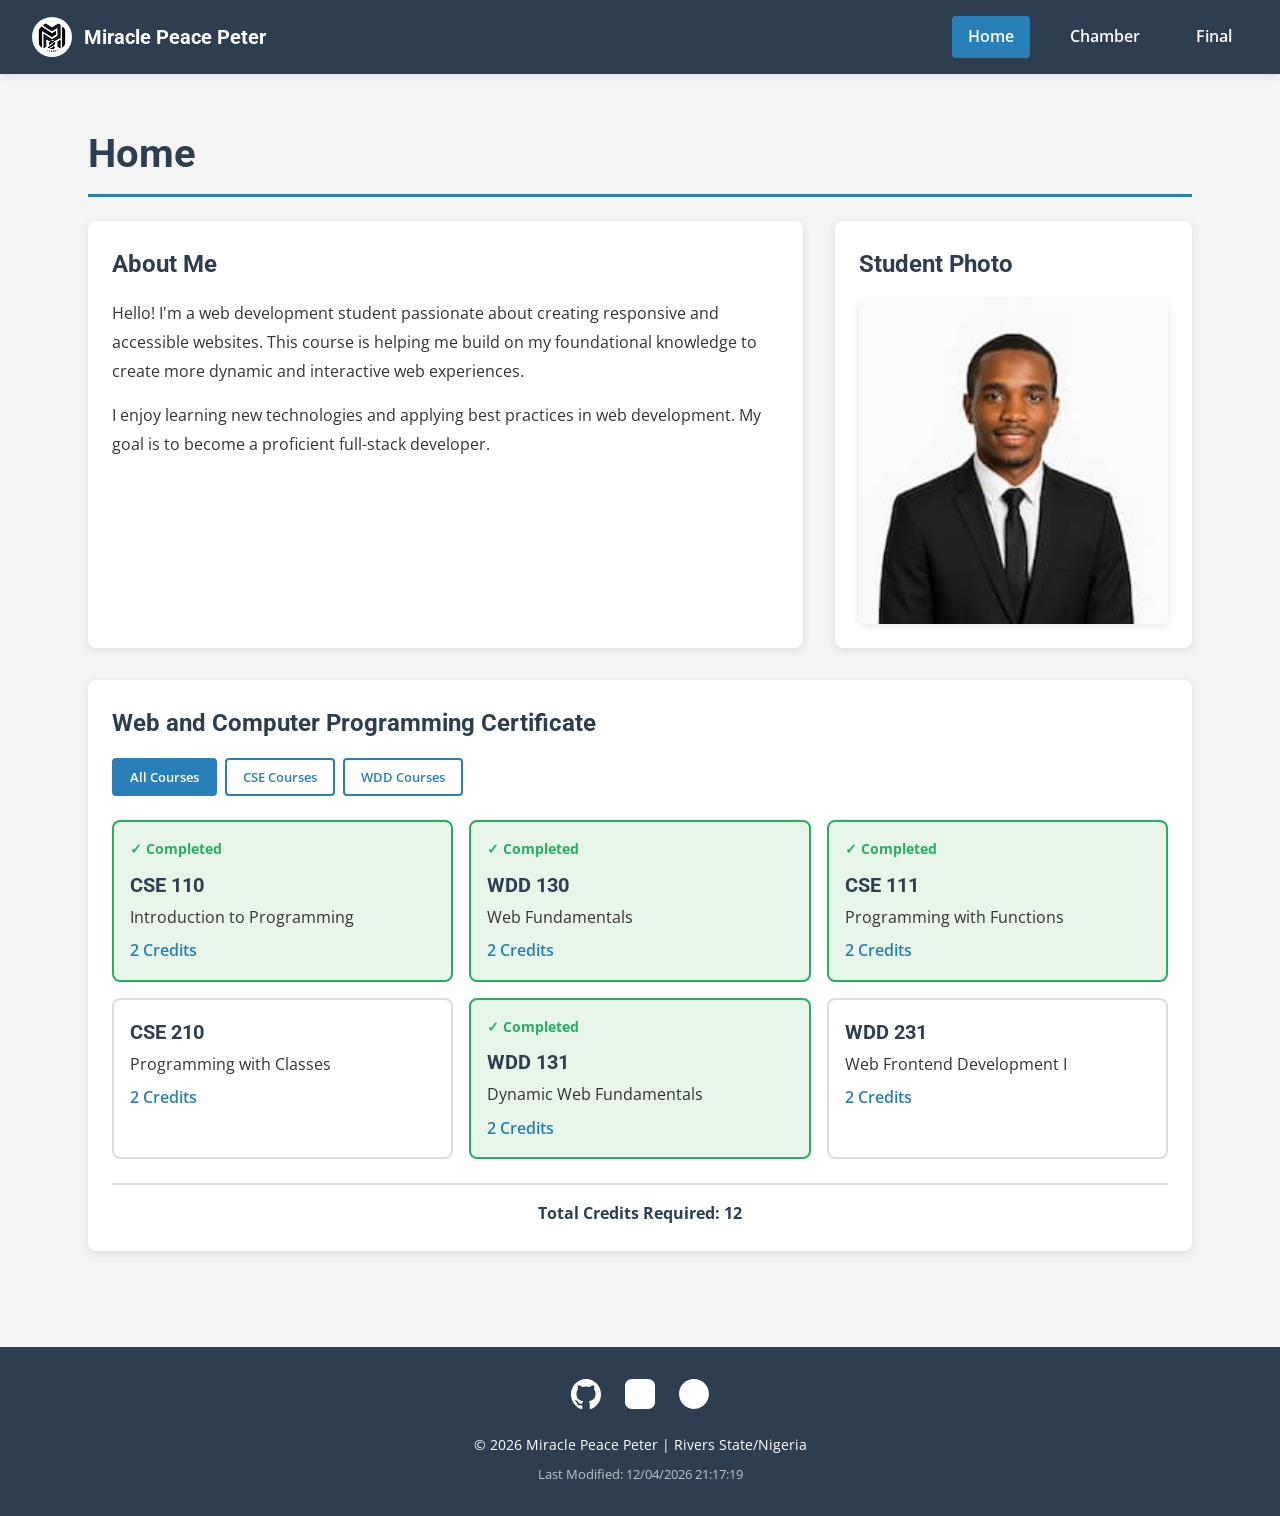
<file: index.html>
<!DOCTYPE html>
<html lang="en-US">

<head>
    <meta charset="UTF-8">
    <meta name="viewport" content="width=device-width, initial-scale=1.0">
    <meta name="description" content="WDD 231 - Web Frontend Development I course home page by Miracle Peace Peter">
    <meta name="author" content="Miracle Peace Peter">

    <title>Miracle Peace Peter - WDD 231</title>

    <!-- Google Fonts -->
    <link rel="preconnect" href="https://fonts.googleapis.com">
    <link rel="preconnect" href="https://fonts.gstatic.com" crossorigin>
    <link href="https://fonts.googleapis.com/css2?family=Roboto:wght@400;700&family=Open+Sans:wght@400;600&display=swap"
        rel="stylesheet">

    <!-- CSS -->
    <link rel="stylesheet" href="styles/normalize.css">
    <link rel="stylesheet" href="styles/small.css">
    <link rel="stylesheet" href="styles/larger.css">

    <!-- Favicon -->
    <link rel="icon" href="images/favicon.ico">
</head>

<body>
        <!-- JavaScript -->
    <script src="scripts/navigation.js" defer></script>
    <script src="scripts/date.js" defer></script>
    <script src="scripts/courses.js" defer></script>
    <header>
        <div class="logo-container">
            <img src="images/logo.jpg" alt="Site Logo" class="logo" width="50" height="50">
            <span class="site-name">Miracle Peace Peter</span>
        </div>
        <button class="hamburger" aria-label="Toggle navigation menu" aria-expanded="false">
            <span></span>
            <span></span>
            <span></span>
        </button>
        <nav>
            <ul class="nav-menu">
                <li><a href="#" class="active">Home</a></li>
                <li><a href="chamber/index.html">Chamber</a></li>
                <li><a href="finalproject/index.html">Final</a></li>
            </ul>
        </nav>
    </header>

    <main>
        <h1>Home</h1>

        <div class="content-grid">
            <!-- Section 1: About Me -->
            <section class="about-section">
                <h2>About Me</h2>
                <div class="about-content">
                    <p>Hello! I'm a web development student passionate about creating responsive and accessible
                        websites. This course is helping me build on my foundational knowledge to create more dynamic
                        and interactive web experiences.</p>
                    <p>I enjoy learning new technologies and applying best practices in web development. My goal is to
                        become a proficient full-stack developer.</p>
                </div>
            </section>

            <!-- Section 2: Student Photo -->
            <section class="photo-section">
                <h2>Student Photo</h2>
                <div class="photo-container">
                    <img src="images/profile.jpg" alt="Miracle Peace Peter - WDD 231 Student" width="300" height="300"
                        loading="lazy">
                </div>
            </section>

            <!-- Section 3: Web Certificate Courses -->
            <section class="courses-section">
                <h2>Web and Computer Programming Certificate</h2>

                <div class="filter-buttons">
                    <button class="filter-btn active" data-filter="all">All Courses</button>
                    <button class="filter-btn" data-filter="cse">CSE Courses</button>
                    <button class="filter-btn" data-filter="wdd">WDD Courses</button>
                </div>

                <div id="courses-container" class="courses-container">
                    <!-- Courses will be dynamically inserted here -->
                </div>

                <div class="credits-total">
                    <p>Total Credits Required: <span id="total-credits">0</span></p>
                </div>
            </section>
        </div>
    </main>

    <footer>
        <div class="social-links">
            <a href="https://github.com/peacemiraclepeter" target="_blank" aria-label="GitHub Profile">
                <img src="images/github.svg" alt="GitHub logo image" width="30" height="30">
            </a>
            <a href="https://www.linkedin.com/in/miracle-peace-peter-7ab9b9265/" target="_blank" aria-label="LinkedIn Profile">
                <img src="images/linkedin.svg" alt="LinkedIn logo image" width="30" height="30">
            </a>
            <a href="https://x.com/Miraclepea76124" target="_blank" aria-label="Twitter Profile">
                <img src="images/twitterm.svg" alt="Twitter logo image" width="30" height="30">
            </a>
        </div>
        <p class="copyright">
            &copy; <span id="currentyear"></span> Miracle Peace Peter | Rivers State/Nigeria
        </p>
        <p id="lastModified" class="last-modified"></p>
    </footer>


</body>

</html>
</file>
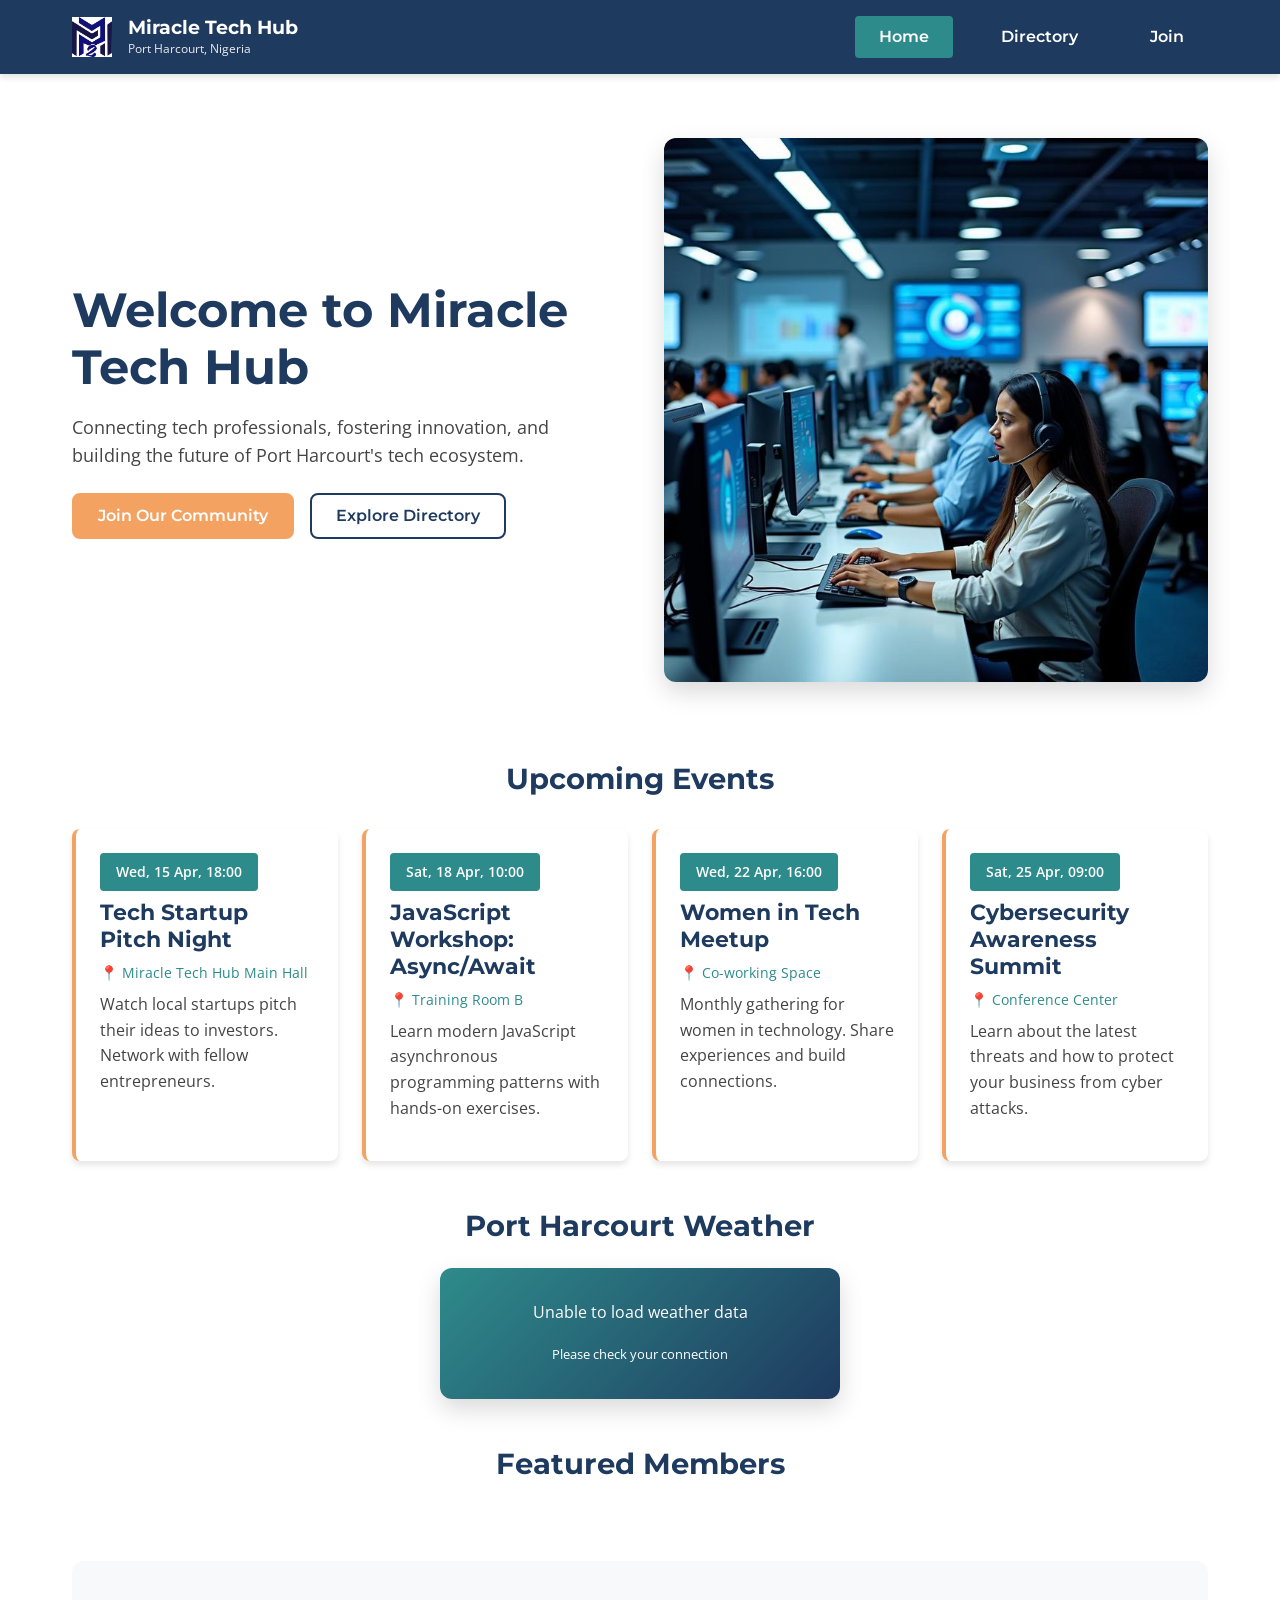
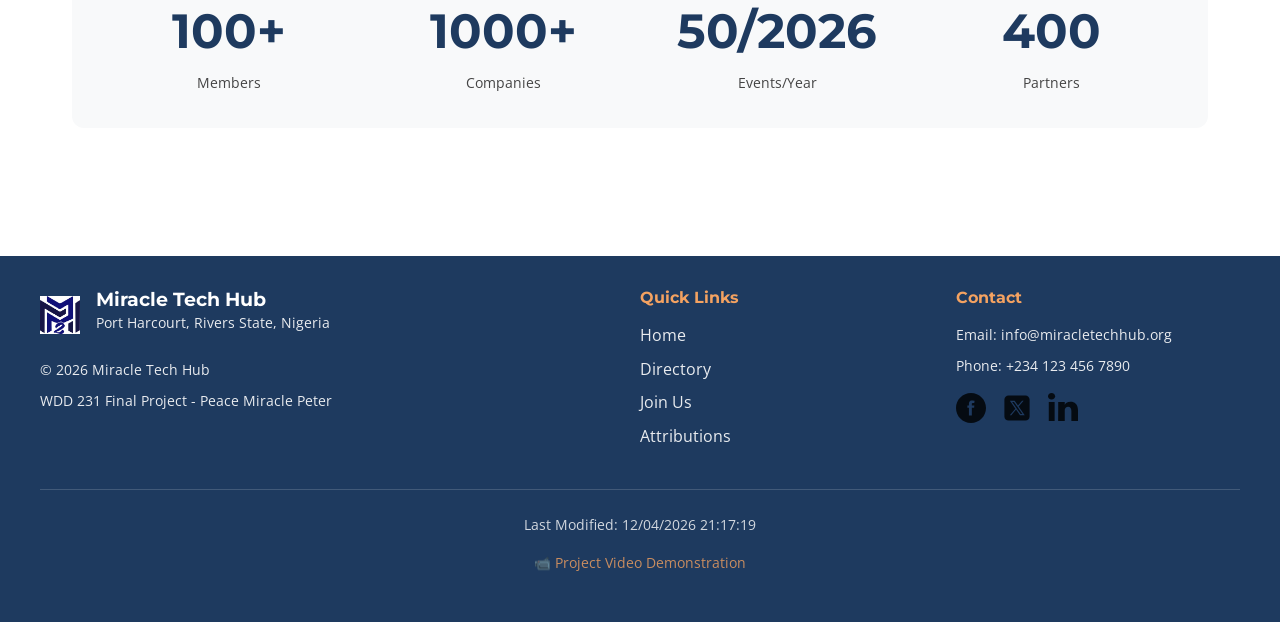
<file: finalproject/index.html>
<!DOCTYPE html>
<html lang="en">

<head>
    <meta charset="UTF-8">
    <meta name="viewport" content="width=device-width, initial-scale=1.0">
    <meta name="description"
        content="Miracle Tech Hub - Connecting tech professionals in Port Harcourt, Nigeria. Join our community for events, networking, and growth.">
    <meta name="author" content="Peace Miracle Peter">

    <!-- Open Graph / Social Media -->
    <meta property="og:title" content="Miracle Tech Hub | Port Harcourt Tech Community">
    <meta property="og:description"
        content="Join Port Harcourt's premier tech community. Network, learn, and grow with local tech professionals.">
    <meta property="og:type" content="website">
    <meta property="og:url" content="https://peacemiraclepeter.github.io/wdd231/final/index.html">
    <meta property="og:image" content="https://peacemiraclepeter.github.io/wdd231/final/images/og-image.jpg">

    <title>Miracle Tech Hub | Port Harcourt Tech Community</title>

    <!-- Favicon -->
    <link rel="icon" type="image/png" href="images/favicon.png">

    <!-- Google Fonts -->
    <link rel="preconnect" href="https://fonts.googleapis.com">
    <link rel="preconnect" href="https://fonts.gstatic.com" crossorigin>
    <link
        href="https://fonts.googleapis.com/css2?family=Montserrat:wght@400;600;700&family=Open+Sans:wght@400;600&display=swap"
        rel="stylesheet">

    <!-- CSS -->
    <link rel="stylesheet" href="styles/normalize.css">
    <link rel="stylesheet" href="styles/base.css">
    <link rel="stylesheet" href="styles/larger.css">
</head>

<body>
    <header>
        <div class="header-container">
            <div class="logo">
                <img src="images/logo.jpg" alt="Miracle Tech Hub Logo" width="50" height="50" loading="lazy">
                <div class="logo-text">
                    <h1>Miracle Tech Hub</h1>
                    <span>Port Harcourt, Nigeria</span>
                </div>
            </div>
            <button id="menu-toggle" aria-label="Toggle navigation menu" aria-expanded="false">
                <span class="hamburger"></span>
            </button>
            <nav id="primary-nav">
                <ul>
                    <li><a href="index.html" class="active">Home</a></li>
                    <li><a href="directory.html">Directory</a></li>
                    <li><a href="join.html">Join</a></li>
                </ul>
            </nav>
        </div>
    </header>

    <main>
        <!-- Hero Section -->
        <section class="hero">
            <div class="hero-content">
                <h2>Welcome to Miracle Tech Hub</h2>
                <p>Connecting tech professionals, fostering innovation, and building the future of Port Harcourt's tech
                    ecosystem.</p>
                <div class="hero-buttons">
                    <a href="join.html" class="btn btn-primary">Join Our Community</a>
                    <a href="directory.html" class="btn btn-secondary">Explore Directory</a>
                </div>
            </div>
            <div class="hero-image">
                <img src="images/hero-tech.jpg" alt="Tech professionals collaborating" width="600" height="400"
                    loading="eager">
            </div>
        </section>

        <!-- Current Events Section -->
        <section class="events-section">
            <h2>Upcoming Events</h2>
            <div class="events-container" id="events-container">
                <!-- Events loaded dynamically via JS -->
            </div>
        </section>

        <!-- Weather Section -->
        <section class="weather-section">
            <h2>Port Harcourt Weather</h2>
            <div class="weather-card" id="weather-card">
                <div class="weather-loading">Loading weather data...</div>
            </div>
        </section>

        <!-- Member Spotlights -->
        <section class="spotlights-section">
            <h2>Featured Members</h2>
            <div class="spotlights-container" id="spotlights-container">
                <!-- Spotlights loaded dynamically -->
            </div>
        </section>

        <!-- Stats Section -->
        <section class="stats-section">
            <div class="stat-item">
                <span class="stat-number" data-target="500">100+</span>
                <span class="stat-label">Members</span>
            </div>
            <div class="stat-item">
                <span class="stat-number" data-target="50">1000+</span>
                <span class="stat-label">Companies</span>
            </div>
            <div class="stat-item">
                <span class="stat-number" data-target="120">50/2026</span>
                <span class="stat-label">Events/Year</span>
            </div>
            <div class="stat-item">
                <span class="stat-number" data-target="25">400</span>
                <span class="stat-label">Partners</span>
            </div>
        </section>
    </main>

    <footer>
        <div class="footer-container">
            <div class="footer-info">
                <div class="footer-logo">
                    <img src="images/logo.jpg" alt="Miracle Tech Hub" width="40" height="40" loading="lazy">
                    <div>
                        <h3>Miracle Tech Hub</h3>
                        <p>Port Harcourt, Rivers State, Nigeria</p>
                    </div>
                </div>
                <p>&copy; <span id="current-year"></span> Miracle Tech Hub</p>
                <p>WDD 231 Final Project - Peace Miracle Peter</p>
            </div>
            <div class="footer-links">
                <h4>Quick Links</h4>
                <ul>
                    <li><a href="index.html">Home</a></li>
                    <li><a href="directory.html">Directory</a></li>
                    <li><a href="join.html">Join Us</a></li>
                    <li><a href="attributions.html">Attributions</a></li>
                </ul>
            </div>
            <div class="footer-contact">
                <h4>Contact</h4>
                <p>Email: info@miracletechhub.org</p>
                <p>Phone: +234 123 456 7890</p>
                <div class="social-links">
                    <a href="https://facebook.com" target="_blank" aria-label="Facebook">
                        <img src="images/facebook.svg" alt="Visit our Facebook page" width="30" height="30">
                    </a>
                    <a href="https://twitter.com" target="_blank" aria-label="Twitter">
                        <img src="images/twitter.svg" alt="Follow us on X (Twitter)" width="30" height="24">
                    </a>
                    <a href="https://linkedin.com" target="_blank" aria-label="LinkedIn">
                        <img src="images/linkedin.svg" alt="follow us on LinkedIn" width="30" height="24">
                    </a>
                </div>
            </div>
        </div>
        <div class="footer-bottom">
            <p>Last Modified: <span id="last-modified"></span></p>
            <p><a href="https://www.youtube.com/your-video-link" target="_blank">📹 Project Video Demonstration</a></p>
        </div>
    </footer>

    <!-- Modal Template -->
    <dialog id="member-modal" class="modal">
        <div class="modal-content">
            <button class="modal-close" aria-label="Close modal">&times;</button>
            <div id="modal-body"></div>
        </div>
    </dialog>

    <script type="module" src="scripts/main.js"></script>
</body>

</html>
</file>
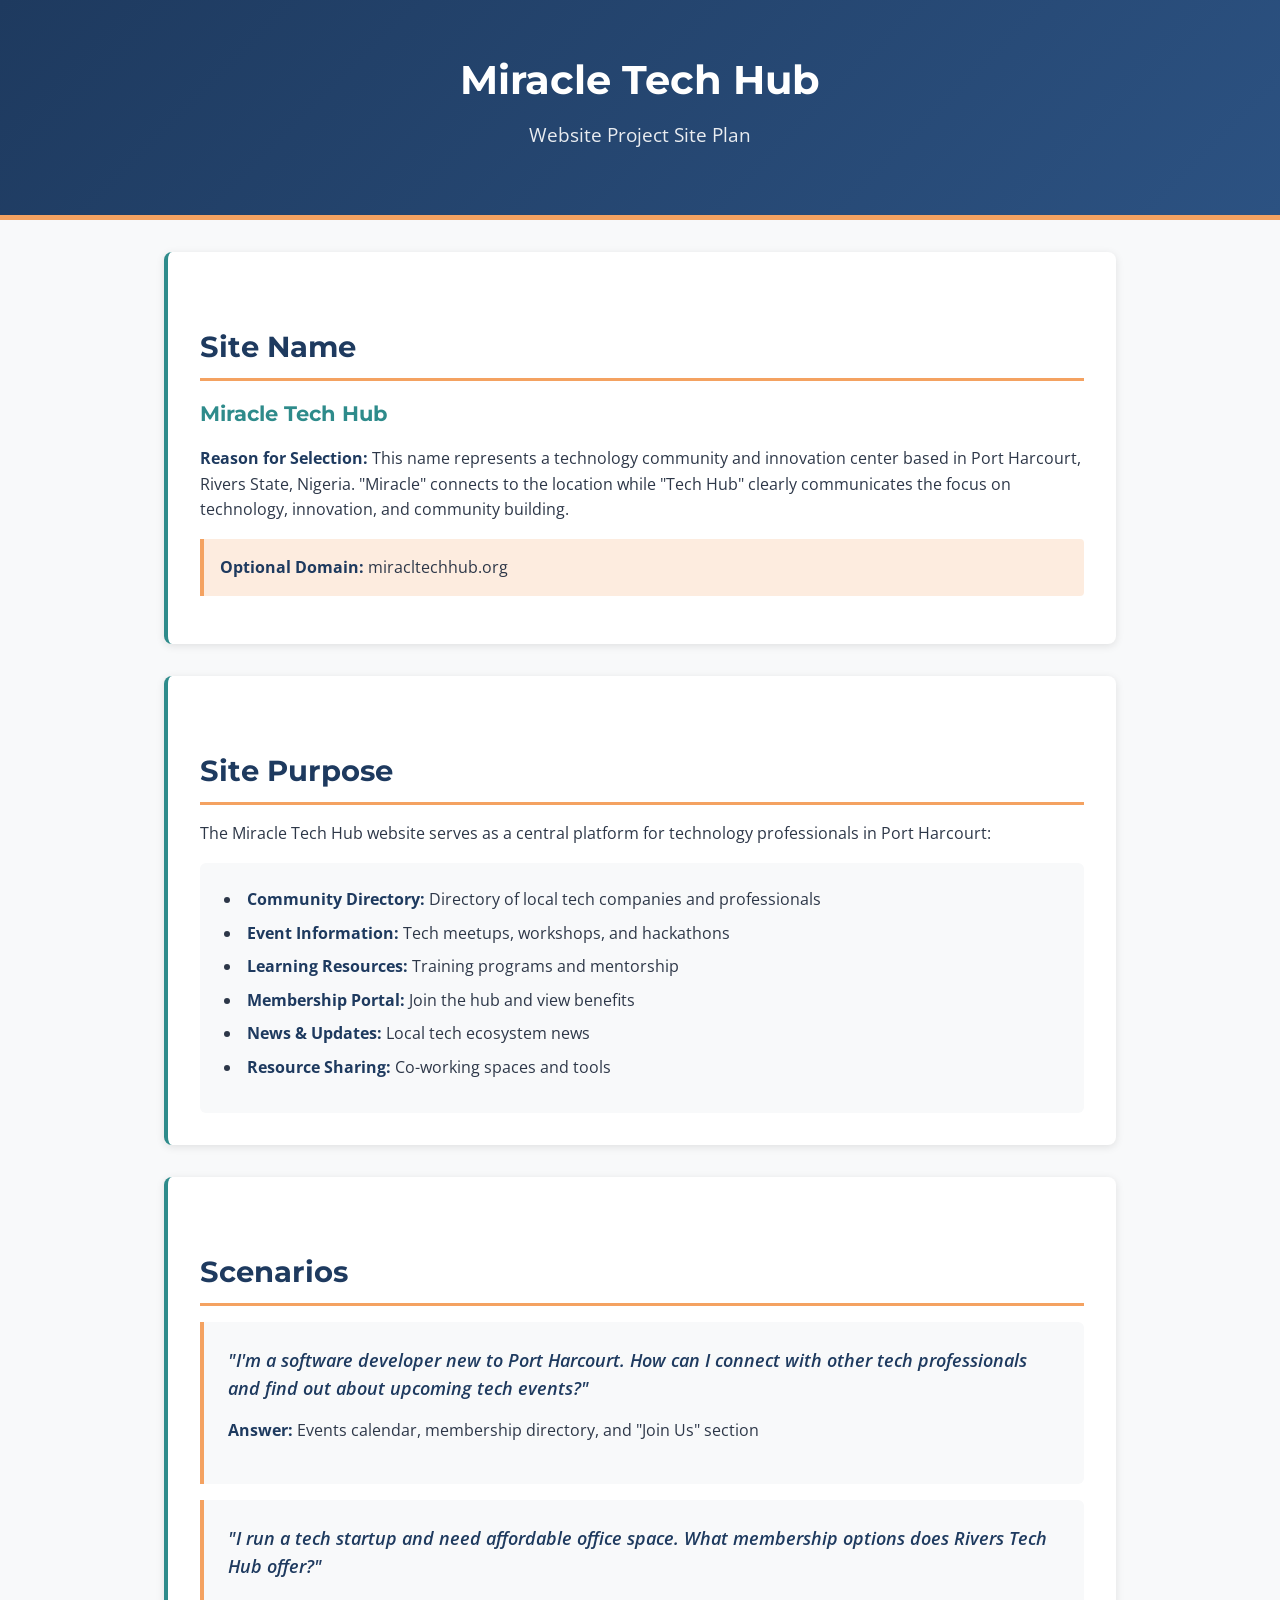
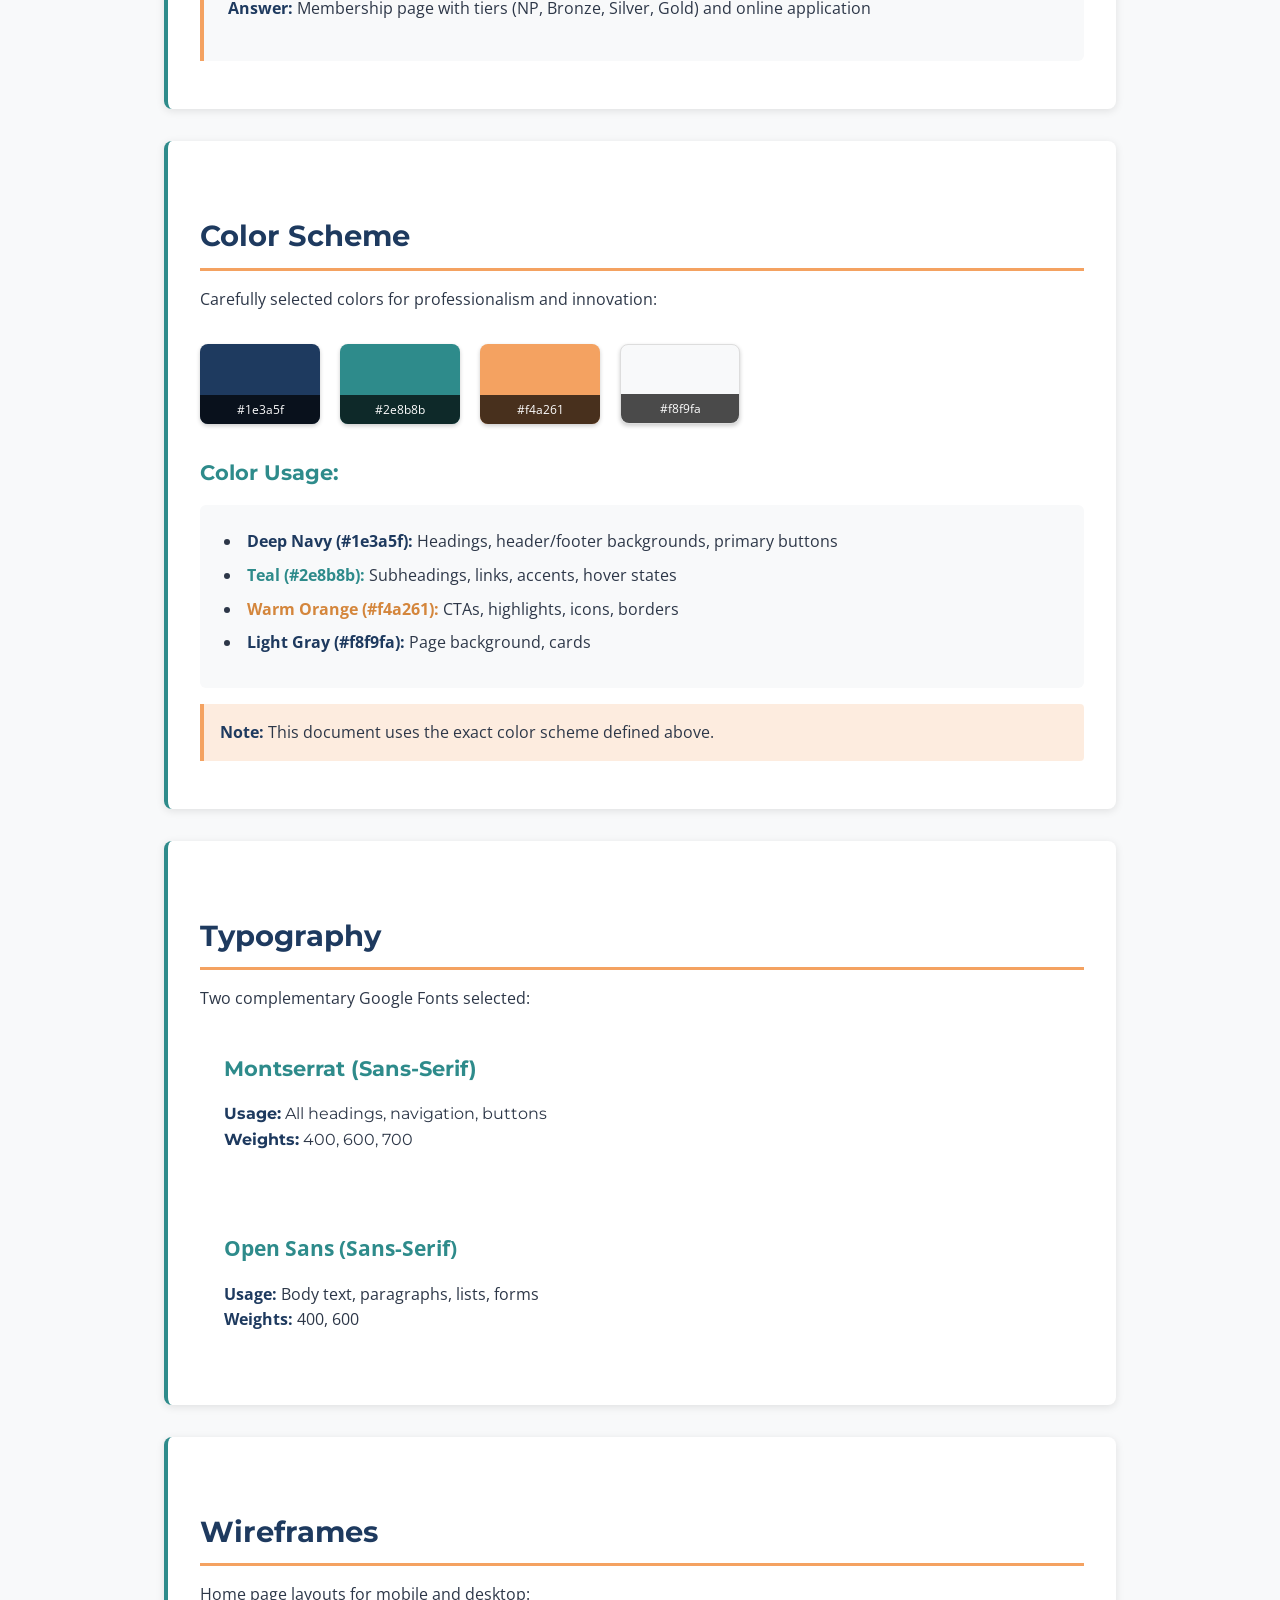
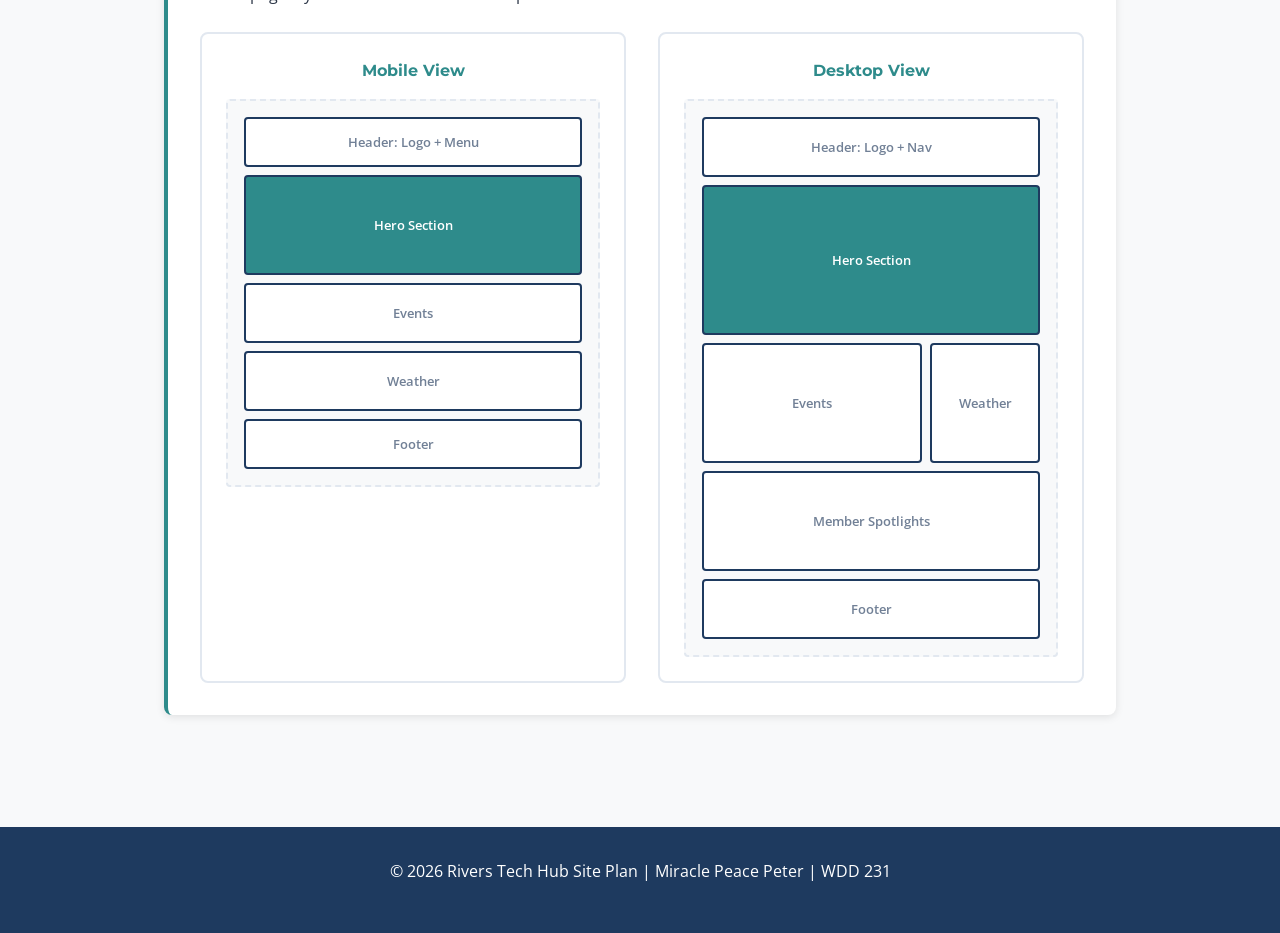
<file: websiteplan.html>
<!DOCTYPE html>
<html lang="en-US">

<head>
    <meta charset="UTF-8">
    <meta name="viewport" content="width=device-width, initial-scale=1.0">
    <meta name="description" content="Website Site Plan for Miracle Tech Hub - Port Harcourt Technology Community">
    <meta name="author" content="Miracle Peace Peter">
    <title>Site Plan | Miracle Tech Hub</title>

    <!-- Google Fonts -->
    <link rel="preconnect" href="https://fonts.googleapis.com">
    <link rel="preconnect" href="https://fonts.gstatic.com" crossorigin>
    <link rel="stylesheet" href="styles/websiteplan.css">
    <link
        href="https://fonts.googleapis.com/css2?family=Montserrat:wght@400;600;700&family=Open+Sans:wght@400;600&display=swap"
        rel="stylesheet">

</head>

<body>

    <header>
        <h1>Miracle Tech Hub</h1>
        <p class="tagline">Website Project Site Plan</p>
    </header>

    <div class="container">

        <section class="card">
            <h2>Site Name</h2>
            <h3>Miracle Tech Hub</h3>
            <p><strong>Reason for Selection:</strong> This name represents a technology community and innovation center
                based in Port Harcourt, Rivers State, Nigeria. "Miracle" connects to the location while "Tech Hub"
                clearly communicates the focus on technology, innovation, and community building.</p>
            <div class="highlight">
                <strong>Optional Domain:</strong> miracltechhub.org
            </div>
        </section>

        <section class="card">
            <h2>Site Purpose</h2>
            <p>The Miracle Tech Hub website serves as a central platform for technology professionals in Port Harcourt:
            </p>
            <ul class="usage-list">
                <li><strong>Community Directory:</strong> Directory of local tech companies and professionals</li>
                <li><strong>Event Information:</strong> Tech meetups, workshops, and hackathons</li>
                <li><strong>Learning Resources:</strong> Training programs and mentorship</li>
                <li><strong>Membership Portal:</strong> Join the hub and view benefits</li>
                <li><strong>News & Updates:</strong> Local tech ecosystem news</li>
                <li><strong>Resource Sharing:</strong> Co-working spaces and tools</li>
            </ul>
        </section>

        <section class="card">
            <h2>Scenarios</h2>

            <div class="scenario">
                <p class="scenario-question">"I'm a software developer new to Port Harcourt. How can I connect with
                    other tech professionals and find out about upcoming tech events?"</p>
                <p><strong>Answer:</strong> Events calendar, membership directory, and "Join Us" section</p>
            </div>

            <div class="scenario">
                <p class="scenario-question">"I run a tech startup and need affordable office space. What membership
                    options does Rivers Tech Hub offer?"</p>
                <p><strong>Answer:</strong> Membership page with tiers (NP, Bronze, Silver, Gold) and online application
                </p>
            </div>
        </section>

        <section class="card">
            <h2>Color Scheme</h2>
            <p>Carefully selected colors for professionalism and innovation:</p>

            <div style="margin: 1.5rem 0;">
                <div class="color-box color-navy" data-color="#1e3a5f"></div>
                <div class="color-box color-teal" data-color="#2e8b8b"></div>
                <div class="color-box color-orange" data-color="#f4a261"></div>
                <div class="color-box color-gray" data-color="#f8f9fa"></div>
            </div>

            <h3>Color Usage:</h3>
            <ul class="usage-list">
                <li><strong style="color: #1e3a5f;">Deep Navy (#1e3a5f):</strong> Headings, header/footer backgrounds,
                    primary buttons</li>
                <li><strong style="color: #2e8b8b;">Teal (#2e8b8b):</strong> Subheadings, links, accents, hover states
                </li>
                <li><strong style="color: #d4863c;">Warm Orange (#f4a261):</strong> CTAs, highlights, icons, borders
                </li>
                <li><strong>Light Gray (#f8f9fa):</strong> Page background, cards</li>
            </ul>

            <div class="highlight">
                <strong>Note:</strong> This document uses the exact color scheme defined above.
            </div>
        </section>

        <section class="card">
            <h2>Typography</h2>
            <p>Two complementary Google Fonts selected:</p>

            <div class="typography-demo">
                <h3 class="font-montserrat">Montserrat (Sans-Serif)</h3>
                <p class="font-montserrat">
                    <strong>Usage:</strong> All headings, navigation, buttons<br>
                    <strong>Weights:</strong> 400, 600, 700
                </p>
            </div>

            <div class="typography-demo" style="margin-top: 1rem;">
                <h3 class="font-opensans">Open Sans (Sans-Serif)</h3>
                <p class="font-opensans">
                    <strong>Usage:</strong> Body text, paragraphs, lists, forms<br>
                    <strong>Weights:</strong> 400, 600
                </p>
            </div>
        </section>

        <section class="card">
            <h2>Wireframes</h2>
            <p>Home page layouts for mobile and desktop:</p>

            <div class="wireframe-container">
                <div class="wireframe">
                    <h4>Mobile View</h4>
                    <div class="sketch mobile-sketch">
                        <div class="sketch-box sketch-header">Header: Logo + Menu</div>
                        <div class="sketch-box sketch-hero">Hero Section</div>
                        <div class="sketch-box sketch-events">Events</div>
                        <div class="sketch-box sketch-weather">Weather</div>
                        <div class="sketch-box sketch-footer">Footer</div>
                    </div>
                </div>

                <div class="wireframe">
                    <h4>Desktop View</h4>
                    <div class="sketch desktop-sketch">
                        <div class="sketch-box sketch-header">Header: Logo + Nav</div>
                        <div class="sketch-box sketch-hero">Hero Section</div>
                        <div class="sketch-row">
                            <div class="sketch-box sketch-events">Events</div>
                            <div class="sketch-box sketch-weather">Weather</div>
                        </div>
                        <div class="sketch-box sketch-spotlight">Member Spotlights</div>
                        <div class="sketch-box sketch-footer">Footer</div>
                    </div>
                </div>
            </div>
        </section>

    </div>

    <footer>
        <p>&copy; 2026 Rivers Tech Hub Site Plan | Miracle Peace Peter | WDD 231</p>
    </footer>

</body>

</html>
</file>
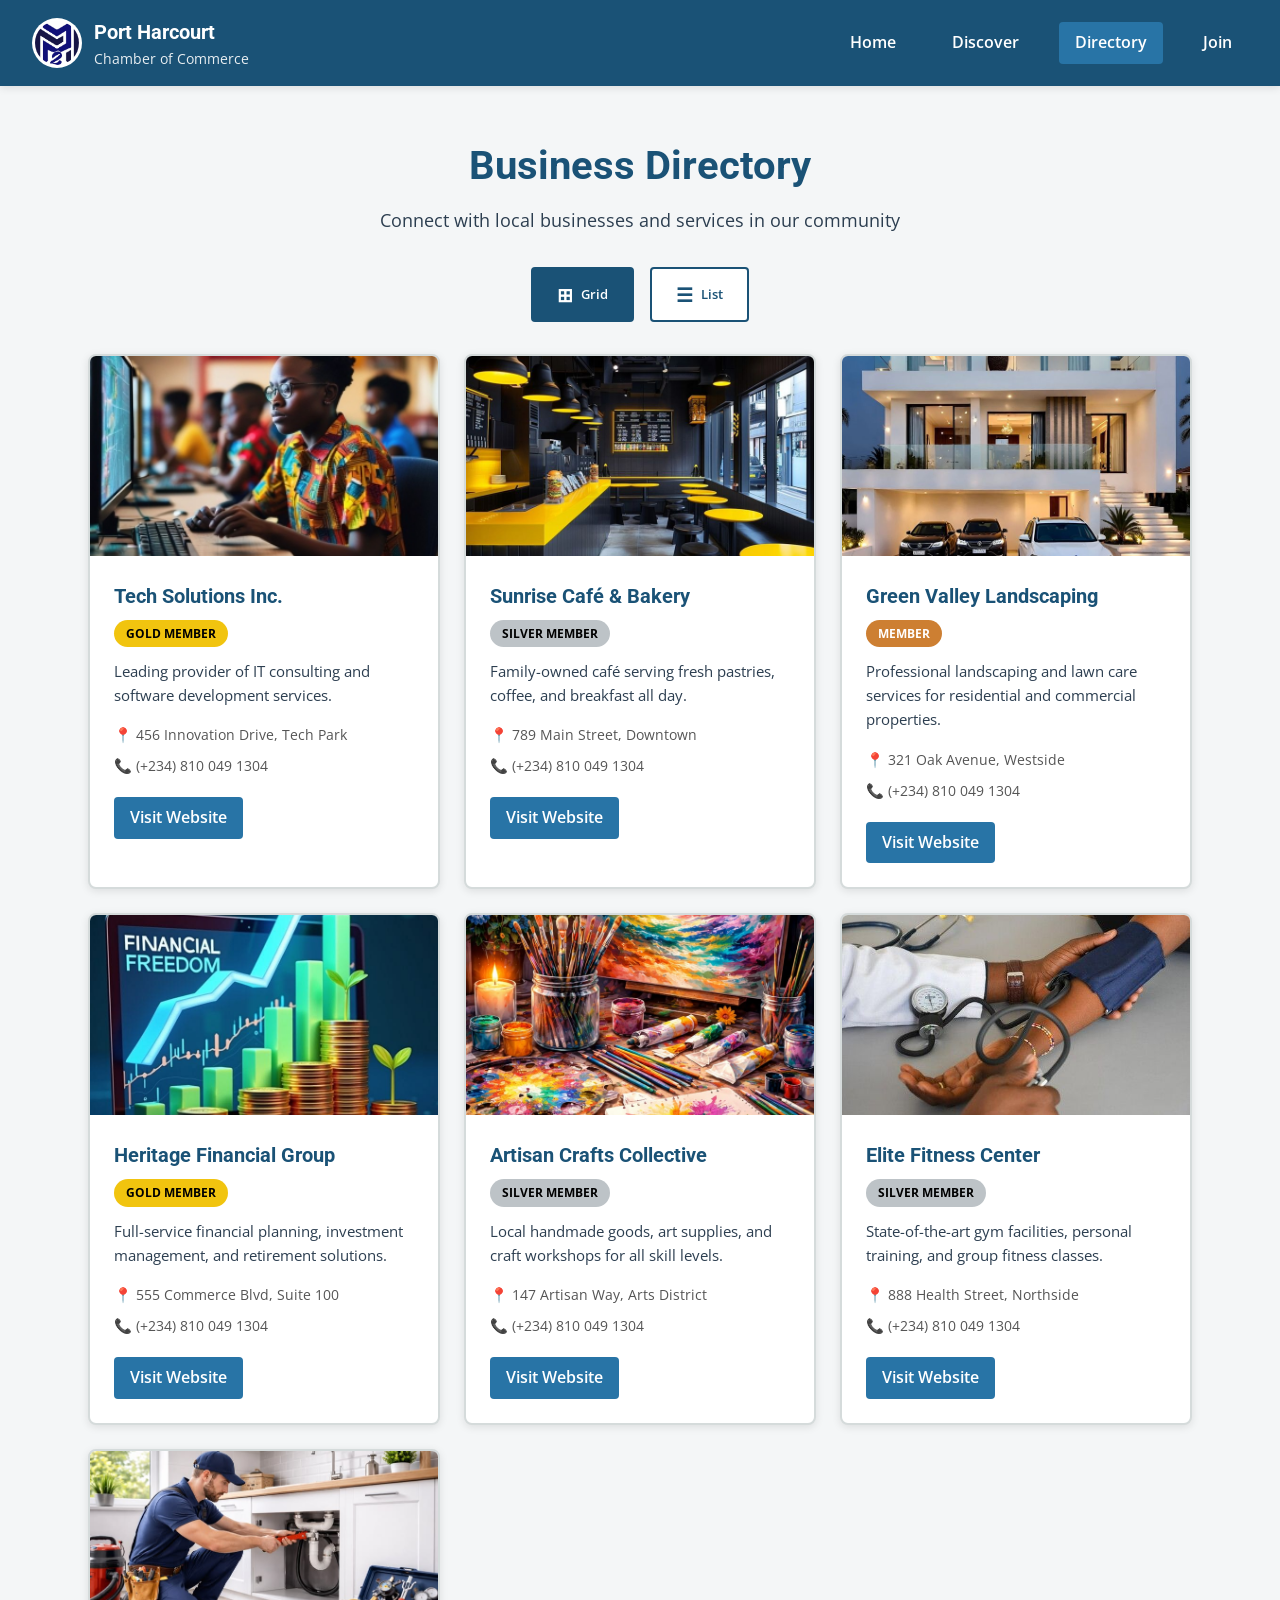
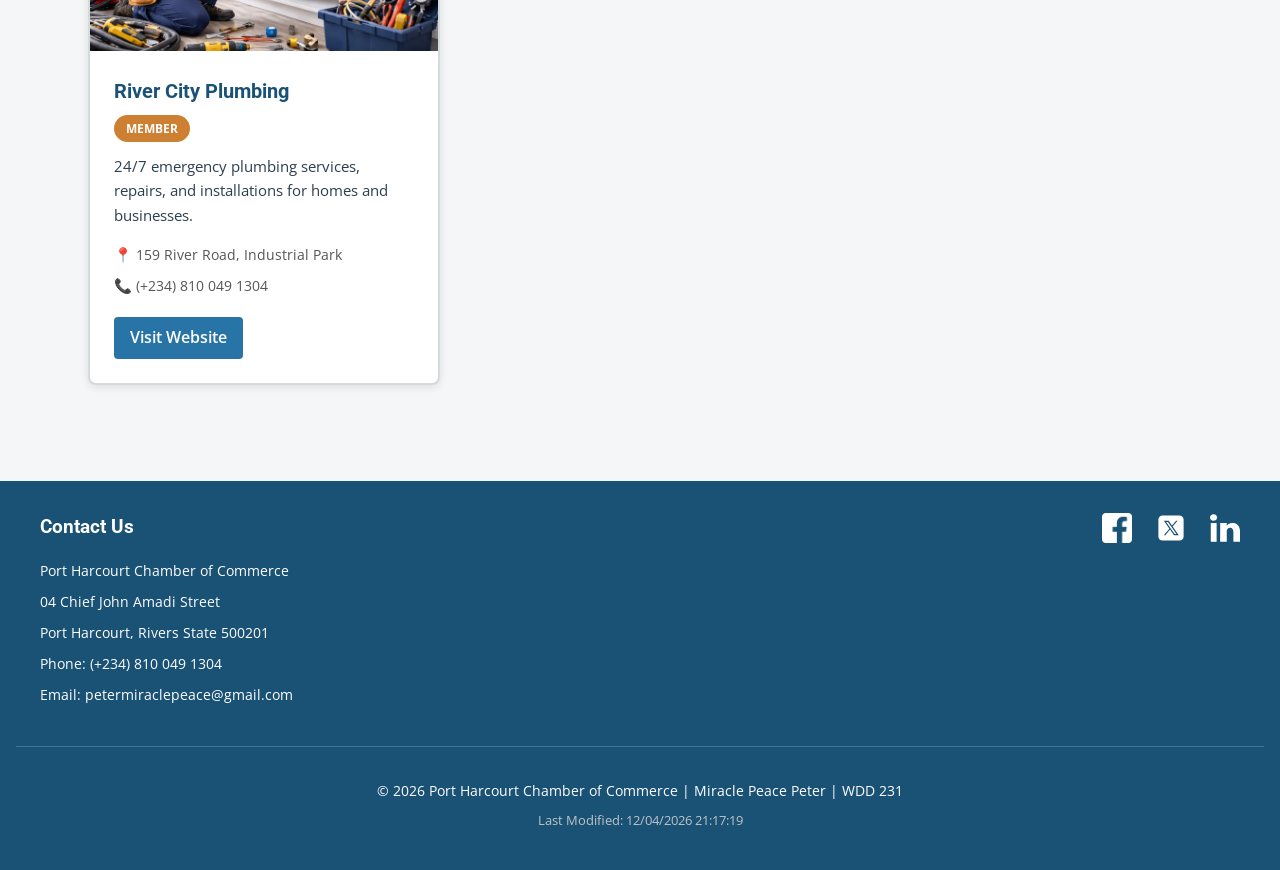
<file: chamber/directory.html>
<!DOCTYPE html>
<html lang="en-US">
<head>
    <meta charset="UTF-8">
    <meta name="viewport" content="width=device-width, initial-scale=1.0">
    <meta name="description" content="Chamber of Commerce business directory for Port Harcourt. Find local businesses, services, and networking opportunities.">
    <meta name="author" content="Miracle Peace Peter">
    
    <!-- Facebook Open Graph Meta Tags -->
    <meta property="og:title" content="Chamber of Commerce Directory">
    <meta property="og:description" content="Find local businesses and services in our community directory.">
    <meta property="og:image" content="https://peacemiraclepeter.github.io/wdd231/chamber/images/logo.png">
    <meta property="og:url" content="https://peacemiraclepeter.github.io/wdd231/chamber/directory.html">
    <meta property="og:type" content="website">
    
    <title>Directory | Chamber of Commerce</title>
    
    <!-- Favicon -->
    <link rel="icon" href="images/favicon.ico">
    
    <!-- Google Fonts -->
    <link rel="preconnect" href="https://fonts.googleapis.com">
    <link rel="preconnect" href="https://fonts.gstatic.com" crossorigin>
    <link href="https://fonts.googleapis.com/css2?family=Roboto:wght@400;700&family=Open+Sans:wght@400;600&display=swap" rel="stylesheet">
    
    <!-- CSS -->
    <link rel="stylesheet" href="styles/normalize.css">
    <link rel="stylesheet" href="styles/base.css">
    <link rel="stylesheet" href="styles/larger.css">
</head>
<body>
    <header>
        <div class="logo-container">
            <img src="images/logo.jpg" alt="Chamber of Commerce Logo" class="logo" width="60" height="60">
            <div class="site-title">
                <h1>Port Harcourt</h1>
                <p>Chamber of Commerce</p>
            </div>
        </div>
        <button class="hamburger" aria-label="Toggle navigation menu" aria-expanded="false">
            <span></span>
            <span></span>
            <span></span>
        </button>
        <nav>
            <ul class="nav-menu">
                <li><a href="index.html">Home</a></li>
                <li><a href="discover.html">Discover</a></li>
                <li><a href="directory.html" class="active">Directory</a></li>
                <li><a href="join.html">Join</a></li>
            </ul>
        </nav>
    </header>

    <main>
        <section class="page-header">
            <h2>Business Directory</h2>
            <p>Connect with local businesses and services in our community</p>
        </section>

        <section class="view-toggle">
            <button id="grid-view" class="view-btn active" aria-label="Grid view">
                <span class="icon">⊞</span> Grid
            </button>
            <button id="list-view" class="view-btn" aria-label="List view">
                <span class="icon">☰</span> List
            </button>
        </section>

        <section id="members-container" class="members-container grid">
            <!-- Member cards will be dynamically inserted here -->
        </section>
    </main>

    <footer>
        <div class="footer-content">
            <div class="contact-info">
                <h3>Contact Us</h3>
                <p>Port Harcourt Chamber of Commerce</p>
                <p> 04 Chief John Amadi Street</p>
                <p>Port Harcourt, Rivers State 500201</p>
                <p>Phone: (+234) 810 049 1304 </p>
                <p>Email: petermiraclepeace@gmail.com</p>
            </div>
            <div class="social-links">
                <a href="https://facebook.com" target="_blank" aria-label="Facebook">
                    <img src="images/facebook.png" alt="Facebook" width="30" height="30">
                </a>
                <a href="https://twitter.com" target="_blank" aria-label="Twitter">
                    <img src="images/icons8-x.svg" alt="Twitter" width="30" height="30">
                </a>
                <a href="https://linkedin.com" target="_blank" aria-label="LinkedIn">
                    <img src="images/linkedin-svgrepo-com.svg" alt="Follow us on LinkedIn" width="30" height="30">
                </a>
            </div>
        </div>
        <div class="footer-bottom">
            <p>&copy; <span id="currentyear"></span> Port Harcourt Chamber of Commerce | Miracle Peace Peter | WDD 231</p>
            <p id="lastModified"></p>
        </div>
    </footer>

    <!-- JavaScript -->
    <script src="scripts/navigation.js" defer></script>
    <script src="scripts/date.js" defer></script>
    <script src="scripts/directory.js" defer></script>
</body>
</html>
</file>
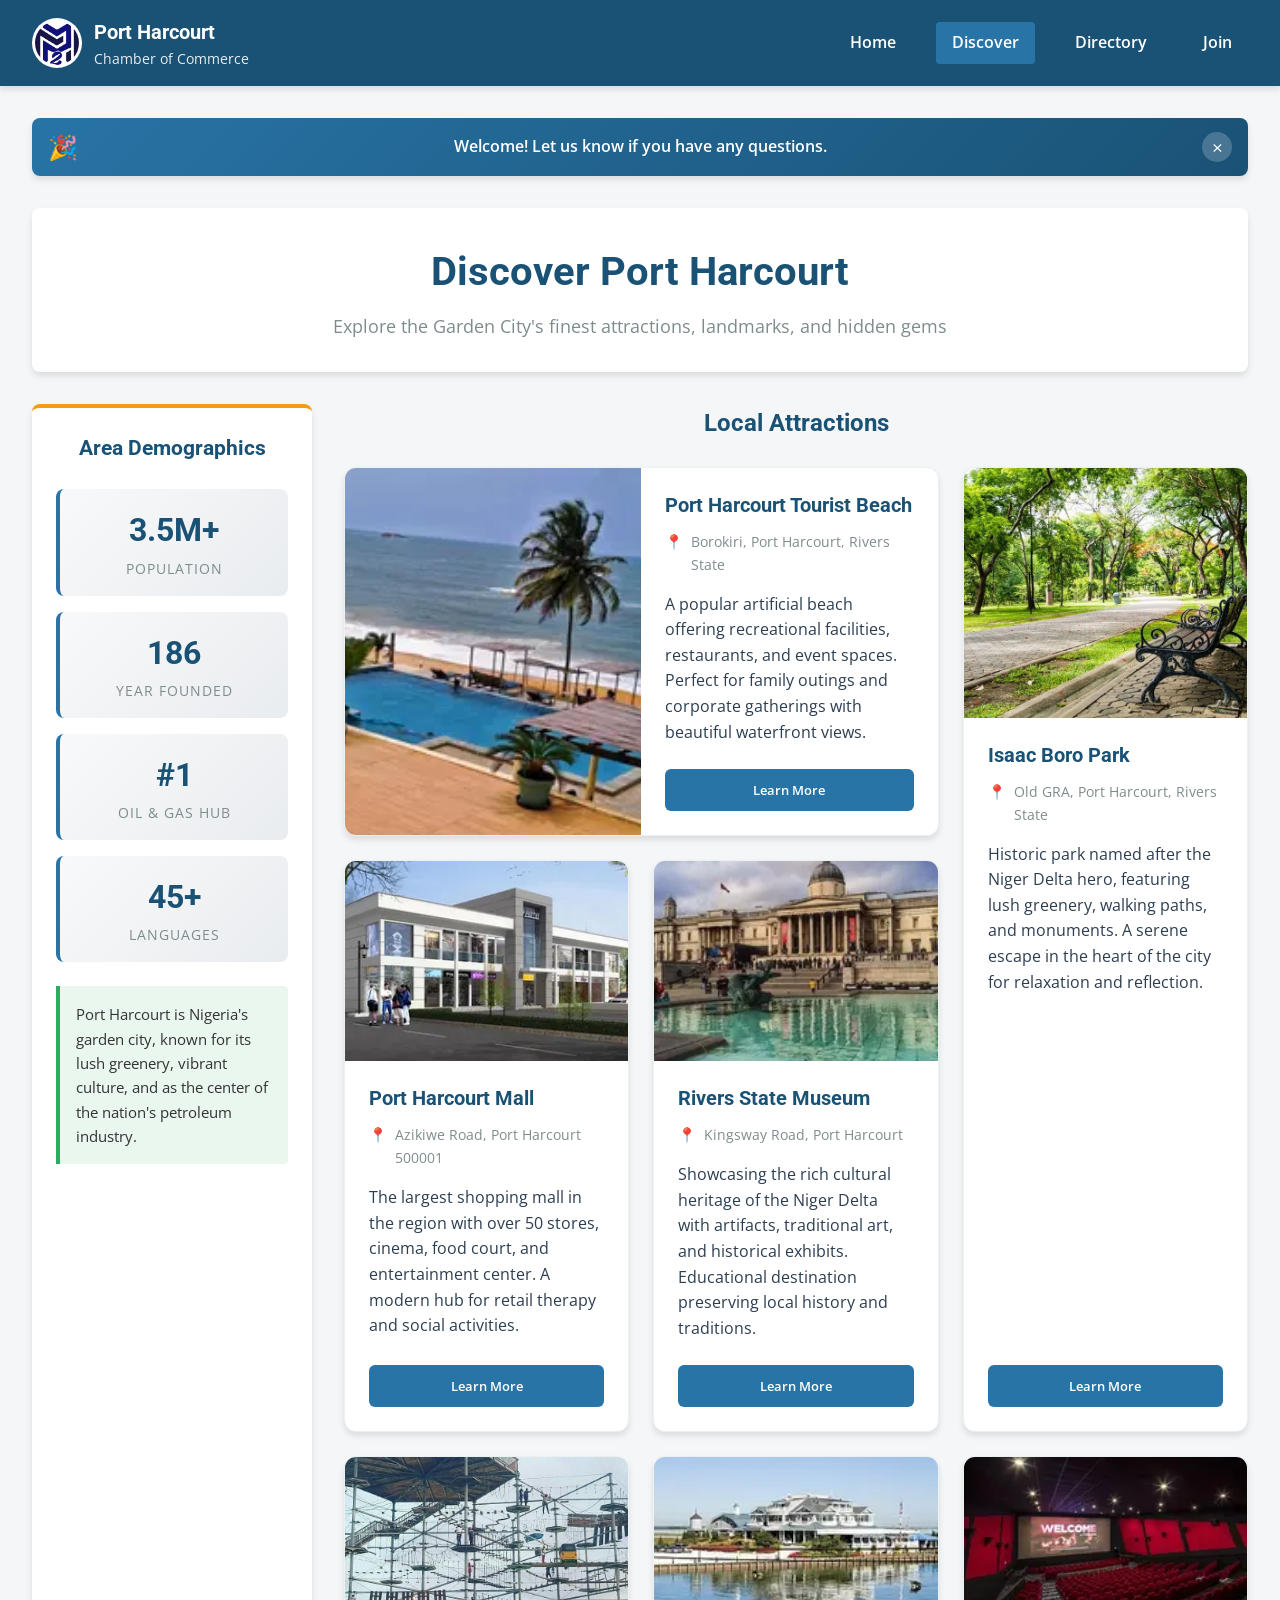
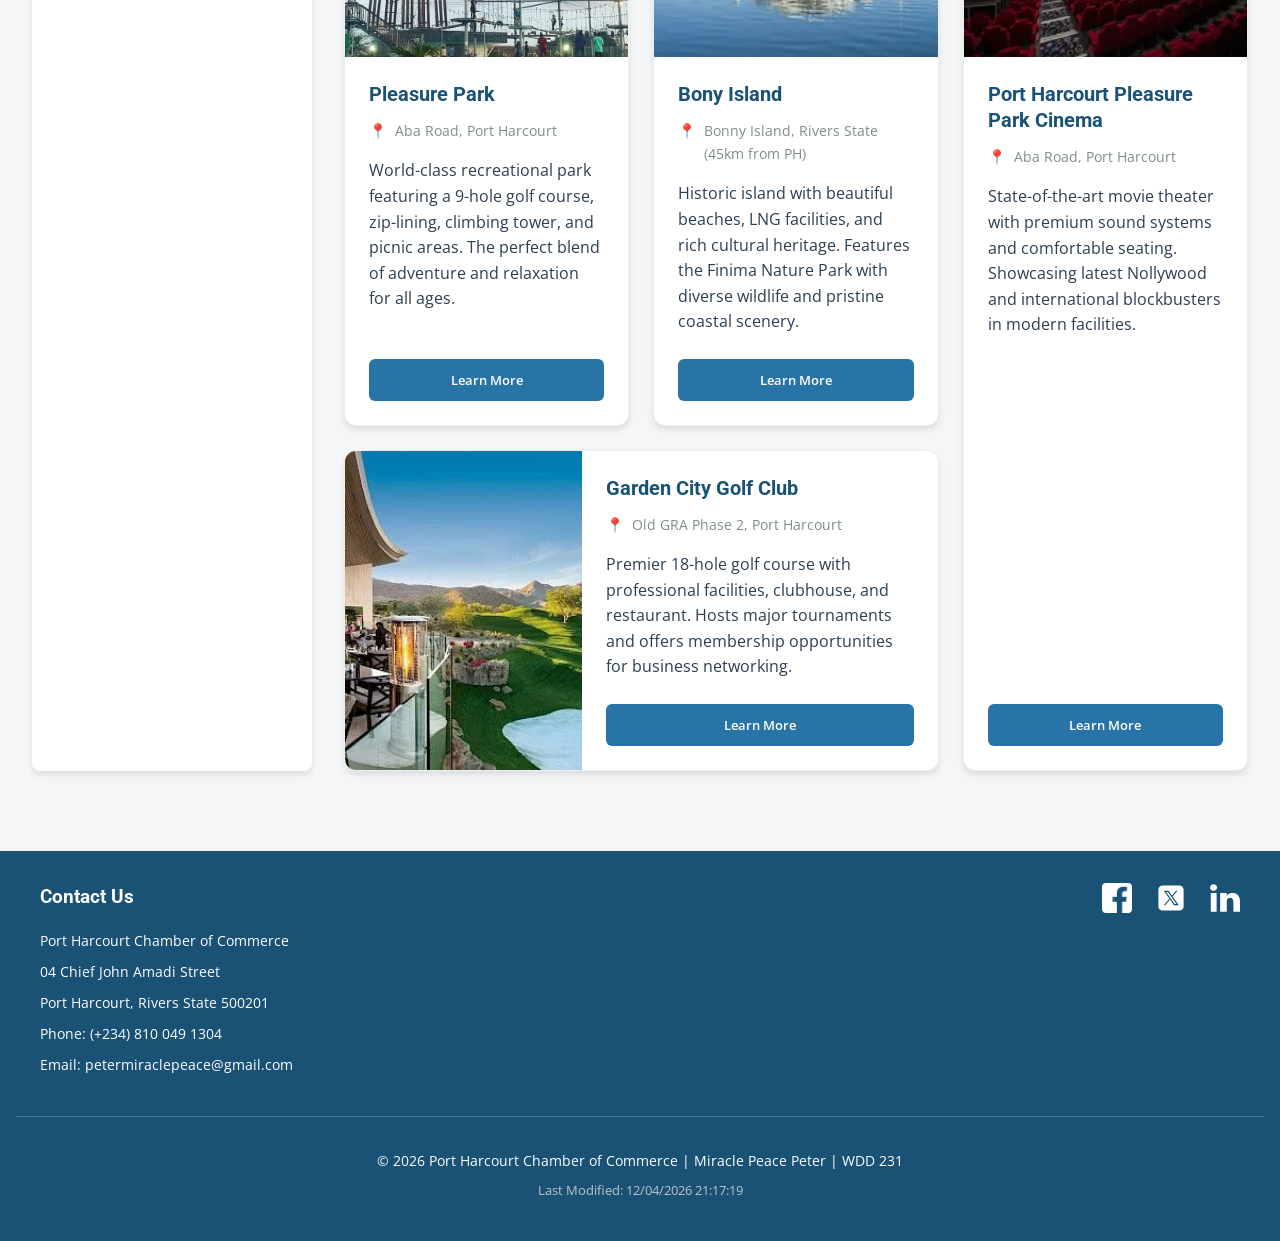
<file: chamber/discover.html>
<!DOCTYPE html>
<html lang="en-US">

<head>
    <meta charset="UTF-8">
    <meta name="viewport" content="width=device-width, initial-scale=1.0">
    <meta name="description"
        content="Discover Port Harcourt - Explore attractions, landmarks, and points of interest in the Garden City. Chamber of Commerce area guide.">
    <meta name="author" content="Miracle Peace Peter">

    <!-- Open Graph -->
    <meta property="og:title" content="Discover Port Harcourt | Chamber of Commerce">
    <meta property="og:description" content="Explore the best attractions and landmarks in Port Harcourt.">
    <meta property="og:image" content="https://peacemiraclepeter.github.io/wdd231/chamber/images/logo.png">
    <meta property="og:url" content="https://peacemiraclepeter.github.io/wdd231/chamber/discover.html">
    <meta property="og:type" content="website">

    <title>Discover | Port Harcourt Chamber of Commerce</title>
    <link rel="icon" href="images/favicon.ico">

    <!-- Fonts -->
    <link rel="preconnect" href="https://fonts.googleapis.com">
    <link rel="preconnect" href="https://fonts.gstatic.com" crossorigin>
    <link href="https://fonts.googleapis.com/css2?family=Roboto:wght@400;700&family=Open+Sans:wght@400;600&display=swap"
        rel="stylesheet">

    <!-- CSS -->
    <link rel="stylesheet" href="styles/normalize.css">
    <link rel="stylesheet" href="styles/base.css">
    <link rel="stylesheet" href="styles/larger.css">
    <link rel="stylesheet" href="styles/discover.css">
</head>

<body>
    <header>
        <div class="logo-container">
            <img src="images/logo.jpg" alt="Chamber of Commerce Logo" class="logo" width="60" height="60">
            <div class="site-title">
                <h1>Port Harcourt</h1>
                <p>Chamber of Commerce</p>
            </div>
        </div>
        <button class="hamburger" aria-label="Toggle navigation menu" aria-expanded="false">
            <span></span>
            <span></span>
            <span></span>
        </button>
        <nav>
            <ul class="nav-menu">
                <li><a href="index.html">Home</a></li>
                <li><a href="discover.html" class="active">Discover</a></li>
                <li><a href="directory.html">Directory</a></li>
                <li><a href="join.html">Join</a></li>
            </ul>
        </nav>
    </header>

    <main class="discover-main">
        <!-- Visit Message Banner -->
        <div id="visit-message" class="visit-banner" role="status" aria-live="polite">
            <!-- Message injected by JavaScript -->
        </div>

        <!-- Page Header -->
        <section class="discover-header">
            <h2>Discover Port Harcourt</h2>
            <p>Explore the Garden City's finest attractions, landmarks, and hidden gems</p>
        </section>

        <!-- Demographics Sidebar -->
        <aside class="demographics">
            <h3>Area Demographics</h3>
            <div class="demo-card">
                <span class="demo-number">3.5M+</span>
                <span class="demo-label">Population</span>
            </div>
            <div class="demo-card">
                <span class="demo-number">186</span>
                <span class="demo-label">Year Founded</span>
            </div>
            <div class="demo-card">
                <span class="demo-number">#1</span>
                <span class="demo-label">Oil & Gas Hub</span>
            </div>
            <div class="demo-card">
                <span class="demo-number">45+</span>
                <span class="demo-label">Languages</span>
            </div>
            <div class="demo-highlight">
                <p>Port Harcourt is Nigeria's garden city, known for its lush greenery, vibrant culture, and as the
                    center of the nation's petroleum industry.</p>
            </div>
        </aside>

        <!-- Attractions Grid -->
        <section class="attractions-section">
            <h3 class="section-title">Local Attractions</h3>
            <div id="attractions-grid" class="attractions-grid">
                <!-- Cards injected by JavaScript -->
                <div class="loading-spinner">Loading attractions...</div>
            </div>
        </section>
    </main>

    <footer>
        <div class="footer-content">
            <div class="contact-info">
                <h3>Contact Us</h3>
                <p>Port Harcourt Chamber of Commerce</p>
                <p>04 Chief John Amadi Street</p>
                <p>Port Harcourt, Rivers State 500201</p>
                <p>Phone: (+234) 810 049 1304</p>
                <p>Email: petermiraclepeace@gmail.com</p>
            </div>
            <div class="social-links">
                <a href="https://facebook.com" target="_blank" aria-label="Facebook">
                    <img src="images/facebook.png" alt="Facebook" width="30" height="30" loading="lazy">
                </a>
                <a href="https://twitter.com" target="_blank" aria-label="Twitter">
                    <img src="images/icons8-x.svg" alt="Twitter" width="30" height="30" loading="lazy">
                </a>
                <a href="https://linkedin.com" target="_blank" aria-label="LinkedIn">
                    <img src="images/linkedin-svgrepo-com.svg" alt="LinkedIn" width="30" height="30" loading="lazy">
                </a>
            </div>
        </div>
        <div class="footer-bottom">
            <p>&copy; <span id="currentyear"></span> Port Harcourt Chamber of Commerce | Miracle Peace Peter | WDD 231
            </p>
            <p id="lastModified"></p>
        </div>
    </footer>

    <!-- Scripts -->
    <script src="scripts/navigation.js" defer></script>
    <script src="scripts/date.js" defer></script>
    <script src="scripts/discover.js" type="module"></script>
</body>

</html>
</file>
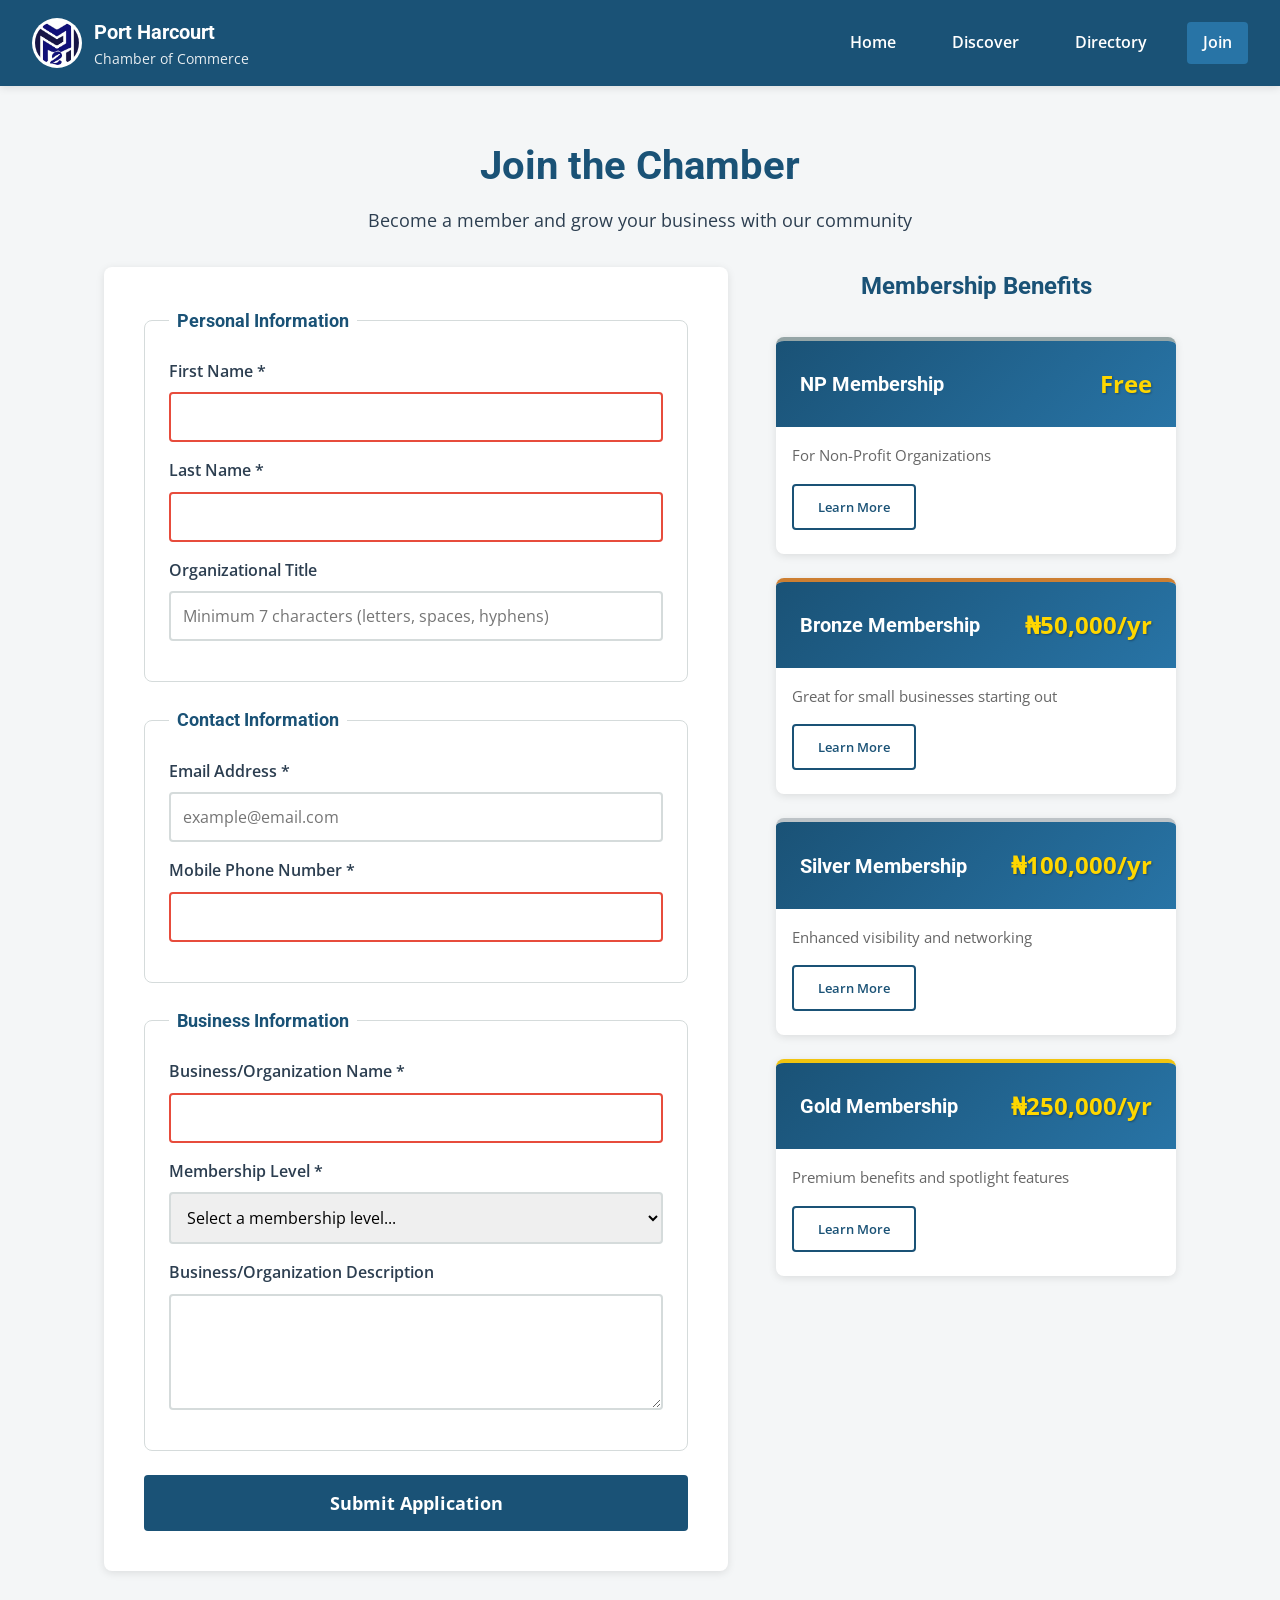
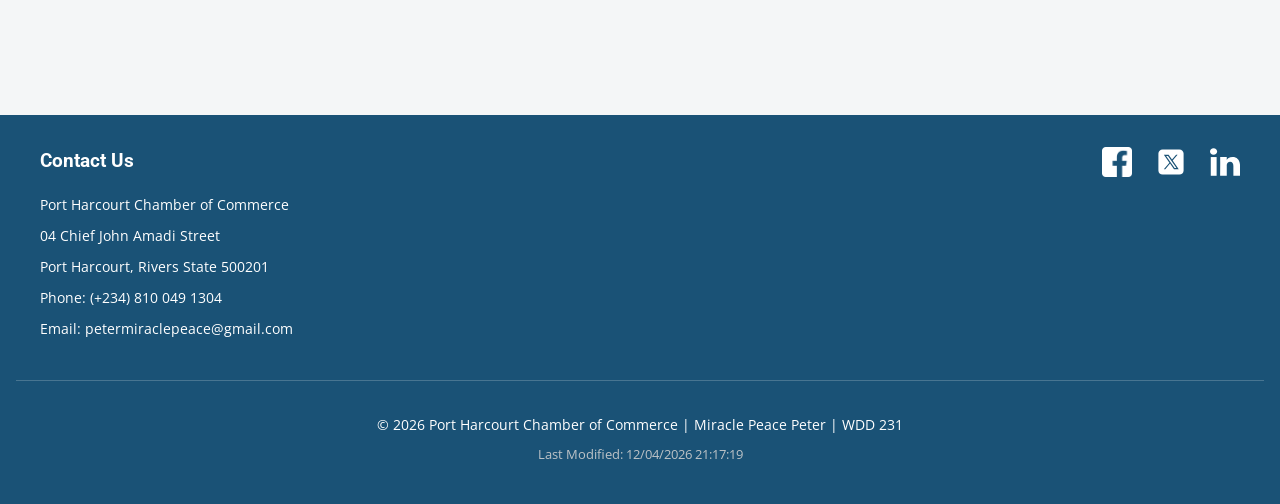
<file: chamber/join.html>
<!DOCTYPE html>
<html lang="en-US">

<head>
    <meta charset="UTF-8">
    <meta name="viewport" content="width=device-width, initial-scale=1.0">
    <meta name="description"
        content="Join the Port Harcourt Chamber of Commerce. Apply for membership and grow your business with our community.">
    <meta name="author" content="Miracle Peace Peter">

    <!-- Facebook Open Graph Meta Tags -->
    <meta property="og:title" content="Join Port Harcourt Chamber of Commerce">
    <meta property="og:description" content="Apply for chamber membership and unlock business opportunities.">
    <meta property="og:image" content="https://peacemiraclepeter.github.io/wdd231/chamber/images/logo.png">
    <meta property="og:url" content="https://peacemiraclepeter.github.io/wdd231/chamber/join.html">
    <meta property="og:type" content="website">

    <title>Join | Chamber of Commerce</title>

    <!-- Favicon -->
    <link rel="icon" href="images/favicon.ico">

    <!-- Google Fonts -->
    <link rel="preconnect" href="https://fonts.googleapis.com">
    <link rel="preconnect" href="https://fonts.gstatic.com" crossorigin>
    <link href="https://fonts.googleapis.com/css2?family=Roboto:wght@400;700&family=Open+Sans:wght@400;600&display=swap"
        rel="stylesheet">

    <!-- CSS -->
    <link rel="stylesheet" href="styles/normalize.css">
    <link rel="stylesheet" href="styles/base.css">
    <link rel="stylesheet" href="styles/larger.css">
    <link rel="stylesheet" href="styles/join.css">
</head>

<body>
    <header>
        <div class="logo-container">
            <img src="images/logo.jpg" alt="Chamber of Commerce Logo" class="logo" width="60" height="60">
            <div class="site-title">
                <h1>Port Harcourt</h1>
                <p>Chamber of Commerce</p>
            </div>
        </div>
        <button class="hamburger" aria-label="Toggle navigation menu" aria-expanded="false">
            <span></span>
            <span></span>
            <span></span>
        </button>
        <nav>
            <ul class="nav-menu">
                <li><a href="index.html">Home</a></li>
                <li><a href="discover.html">Discover</a></li>
                <li><a href="directory.html">Directory</a></li>
                <li><a href="join.html" class="active">Join</a></li>
            </ul>
        </nav>
    </header>

    <main>
        <section class="page-header">
            <h2>Join the Chamber</h2>
            <p>Become a member and grow your business with our community</p>
        </section>

        <div class="join-container">
            <!-- FORM SECTION -->
            <section class="form-section">
                <form action="thankyou.html" method="get" class="membership-form">

                    <fieldset>
                        <legend>Personal Information</legend>

                        <label for="firstName">
                            First Name *
                            <input type="text" id="firstName" name="firstName" required title="Enter your first name"
                                autocomplete="given-name">
                        </label>

                        <label for="lastName">
                            Last Name *
                            <input type="text" id="lastName" name="lastName" required title="Enter your last name"
                                autocomplete="family-name">
                        </label>

                        <label for="orgTitle">
                            Organizational Title
                            <input type="text" id="orgTitle" name="orgTitle" title="Enter your organizational title"
                                autocomplete="organization-title" pattern="[A-Za-z\s\-]{7,}"
                                placeholder="Minimum 7 characters (letters, spaces, hyphens)">
                        </label>
                    </fieldset>

                    <fieldset>
                        <legend>Contact Information</legend>

                        <label for="email">
                            Email Address *
                            <input type="email" id="email" name="email" required title="Enter your email address"
                                autocomplete="email" placeholder="example@email.com">
                        </label>

                        <label for="phone">
                            Mobile Phone Number *
                            <input type="tel" id="phone" name="phone" required title="Enter your mobile phone number"
                                autocomplete="tel">
                        </label>
                    </fieldset>

                    <fieldset>
                        <legend>Business Information</legend>

                        <label for="organization">
                            Business/Organization Name *
                            <input type="text" id="organization" name="organization" required
                                title="Enter your business or organization name" autocomplete="organization">
                        </label>

                        <label for="membershipLevel">
                            Membership Level *
                            <select id="membershipLevel" name="membershipLevel" required
                                title="Select your membership level">
                                <option value="" disabled selected>Select a membership level...</option>
                                <option value="np">NP Membership (Non-Profit - No Fee)</option>
                                <option value="bronze">Bronze Membership</option>
                                <option value="silver">Silver Membership</option>
                                <option value="gold">Gold Membership</option>
                            </select>
                        </label>

                        <label for="description">
                            Business/Organization Description
                            <textarea id="description" name="description" rows="4"
                                title="Describe your business or organization"></textarea>
                        </label>
                    </fieldset>

                    <!-- Hidden timestamp field -->
                    <input type="hidden" id="timestamp" name="timestamp">

                    <button type="submit" class="submit-btn">Submit Application</button>
                </form>
            </section>

            <!-- MEMBERSHIP LEVELS SECTION -->
            <section class="membership-levels">
                <h3>Membership Benefits</h3>

                <div class="membership-cards">

                    <!-- NP Membership Card -->
                    <div class="membership-card np-card">
                        <div class="card-header">
                            <h4>NP Membership</h4>
                            <p class="price">Free</p>
                        </div>
                        <p class="card-description">For Non-Profit Organizations</p>
                        <button class="info-btn" data-modal="np-modal">Learn More</button>
                    </div>

                    <!-- Bronze Membership Card -->
                    <div class="membership-card bronze-card">
                        <div class="card-header">
                            <h4>Bronze Membership</h4>
                            <p class="price">₦50,000/yr</p>
                        </div>
                        <p class="card-description">Great for small businesses starting out</p>
                        <button class="info-btn" data-modal="bronze-modal">Learn More</button>
                    </div>

                    <!-- Silver Membership Card -->
                    <div class="membership-card silver-card">
                        <div class="card-header">
                            <h4>Silver Membership</h4>
                            <p class="price">₦100,000/yr</p>
                        </div>
                        <p class="card-description">Enhanced visibility and networking</p>
                        <button class="info-btn" data-modal="silver-modal">Learn More</button>
                    </div>

                    <!-- Gold Membership Card -->
                    <div class="membership-card gold-card">
                        <div class="card-header">
                            <h4>Gold Membership</h4>
                            <p class="price">₦250,000/yr</p>
                        </div>
                        <p class="card-description">Premium benefits and spotlight features</p>
                        <button class="info-btn" data-modal="gold-modal">Learn More</button>
                    </div>

                </div>
            </section>
        </div>
    </main>

    <!-- MODALS -->

    <!-- NP Modal -->
    <dialog id="np-modal" class="membership-modal">
        <div class="modal-content">
            <h3>NP Membership Benefits</h3>
            <ul>
                <li>✓ Free membership for registered non-profits</li>
                <li>✓ Access to chamber networking events</li>
                <li>✓ Monthly newsletter subscription</li>
                <li>✓ Basic directory listing</li>
                <li>✓ Community support resources</li>
            </ul>
            <button class="close-modal">Close</button>
        </div>
    </dialog>

    <!-- Bronze Modal -->
    <dialog id="bronze-modal" class="membership-modal">
        <div class="modal-content">
            <h3>Bronze Membership Benefits</h3>
            <ul>
                <li>✓ All NP benefits included</li>
                <li>✓ 10% discount on chamber events</li>
                <li>✓ Quarterly business workshops</li>
                <li>✓ Enhanced directory listing with logo</li>
                <li>✓ Social media mentions (2x/year)</li>
                <li>✓ Business referral program access</li>
            </ul>
            <button class="close-modal">Close</button>
        </div>
    </dialog>

    <!-- Silver Modal -->
    <dialog id="silver-modal" class="membership-modal">
        <div class="modal-content">
            <h3>Silver Membership Benefits</h3>
            <ul>
                <li>✓ All Bronze benefits included</li>
                <li>✓ 25% discount on chamber events</li>
                <li>✓ Monthly professional training sessions</li>
                <li>✓ Priority placement in directory</li>
                <li>✓ Home page spotlight rotation</li>
                <li>✓ Sponsored social media posts (6x/year)</li>
                <li>✓ Exclusive member-only events</li>
                <li>✓ Business mentorship program</li>
            </ul>
            <button class="close-modal">Close</button>
        </div>
    </dialog>

    <!-- Gold Modal -->
    <dialog id="gold-modal" class="membership-modal">
        <div class="modal-content">
            <h3>Gold Membership Benefits</h3>
            <ul>
                <li>✓ All Silver benefits included</li>
                <li>✓ Free access to all chamber events</li>
                <li>✓ VIP seating at annual gala</li>
                <li>✓ Premium home page spotlight placement</li>
                <li>✓ Weekly social media promotion</li>
                <li>✓ Dedicated account manager</li>
                <li>✓ Sponsorship opportunities priority</li>
                <li>✓ Annual business award eligibility</li>
                <li>✓ Exclusive CEO roundtable access</li>
                <li>✓ Custom marketing consultation</li>
            </ul>
            <button class="close-modal">Close</button>
        </div>
    </dialog>

    <footer>
        <div class="footer-content">
            <div class="contact-info">
                <h3>Contact Us</h3>
                <p>Port Harcourt Chamber of Commerce</p>
                <p>04 Chief John Amadi Street</p>
                <p>Port Harcourt, Rivers State 500201</p>
                <p>Phone: (+234) 810 049 1304</p>
                <p>Email: petermiraclepeace@gmail.com</p>
            </div>
            <div class="social-links">
                <a href="https://facebook.com" target="_blank" aria-label="Facebook">
                    <img src="images/facebook.png" alt="Visit our Facebook page" width="30" height="30">
                </a>
                <a href="https://twitter.com" target="_blank" aria-label="Twitter">
                    <img src="images/icons8-x.svg" alt="Follow us on X (Twitter)" width="30" height="30">
                </a>
                <a href="https://linkedin.com" target="_blank" aria-label="LinkedIn">
                    <img src="images/linkedin-svgrepo-com.svg" alt="Follow us on LinkedIn" width="30" height="30">
                </a>
            </div>
        </div>
        <div class="footer-bottom">
            <p>&copy; <span id="currentyear"></span> Port Harcourt Chamber of Commerce | Miracle Peace Peter | WDD 231
            </p>
            <p id="lastModified"></p>
        </div>
    </footer>

    <!-- JavaScript -->
    <script src="scripts/navigation.js" defer></script>
    <script src="scripts/date.js" defer></script>
    <script src="scripts/join.js" defer></script>
</body>

</html>
</file>
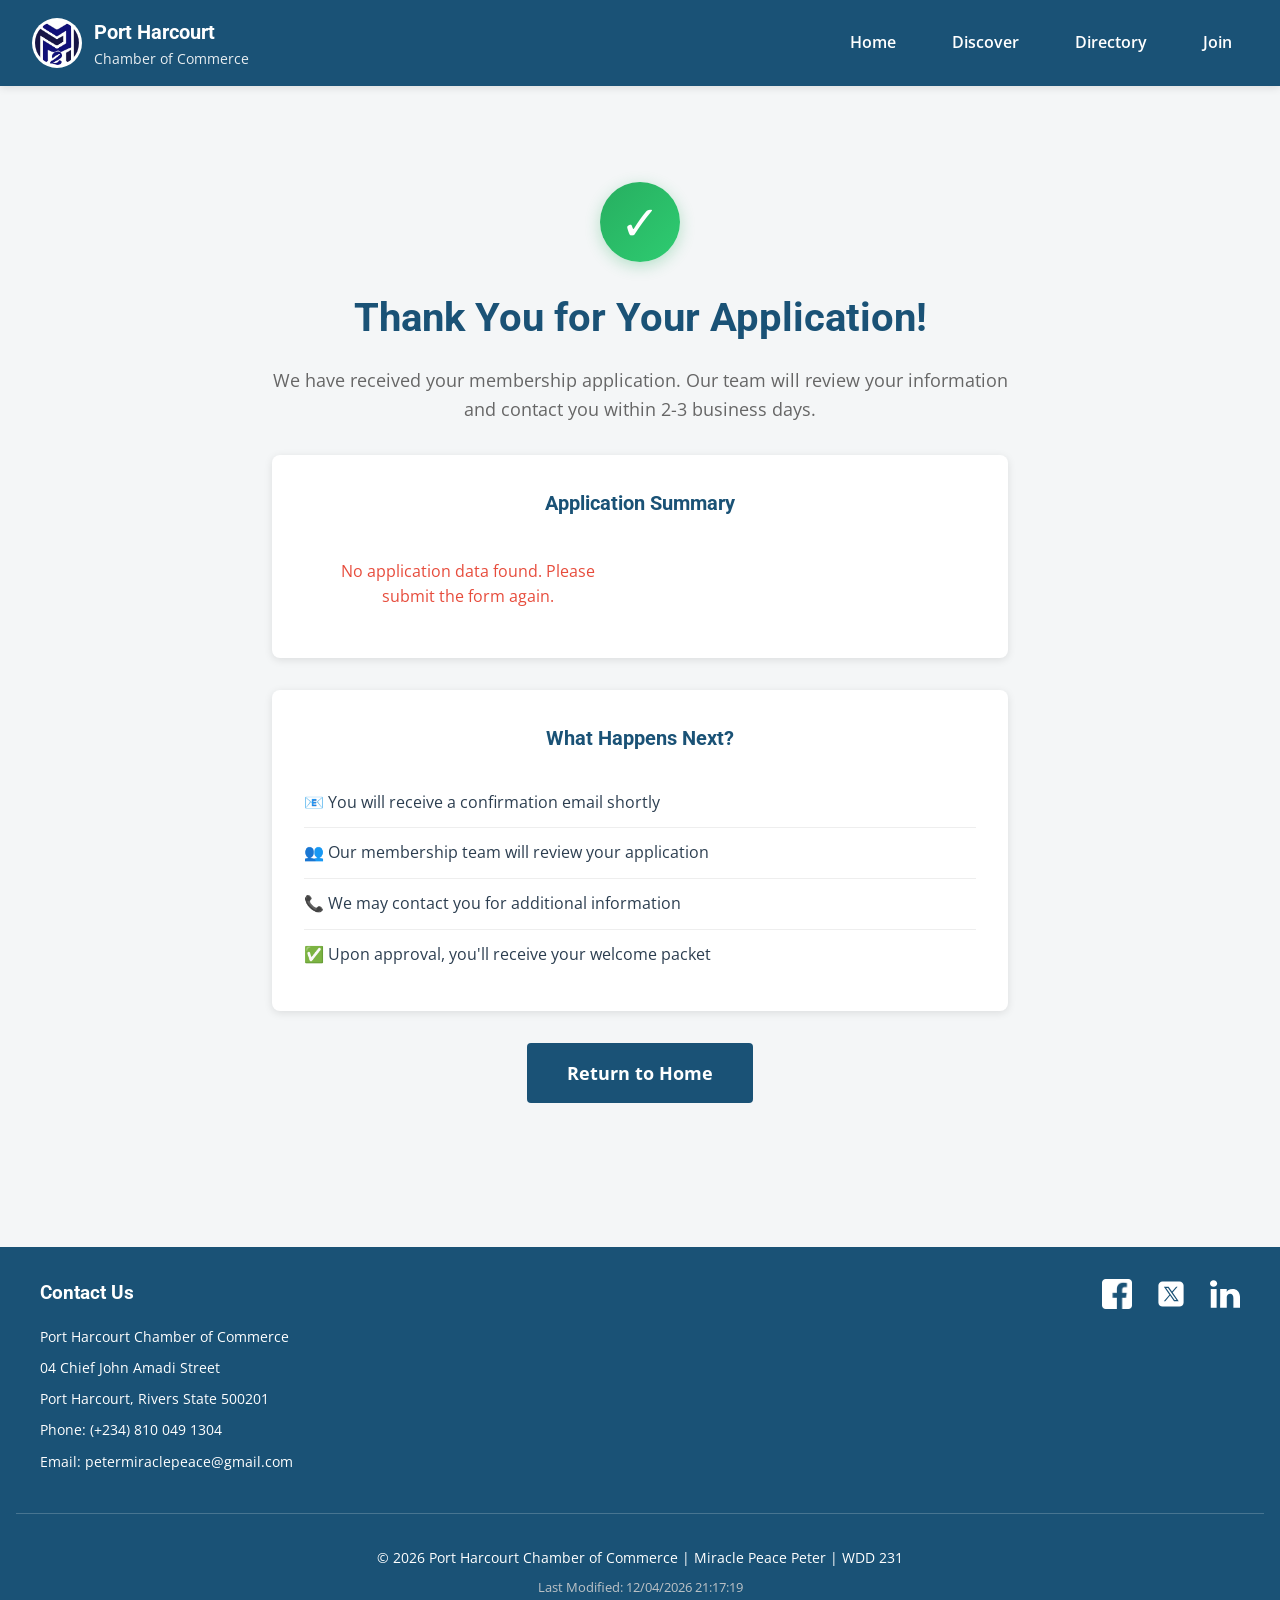
<file: chamber/thankyou.html>
<!DOCTYPE html>
<html lang="en-US">

<head>
    <meta charset="UTF-8">
    <meta name="viewport" content="width=device-width, initial-scale=1.0">
    <meta name="description"
        content="Thank you for joining the Port Harcourt Chamber of Commerce. Your application has been received.">
    <meta name="author" content="Miracle Peace Peter">

    <!-- Facebook Open Graph Meta Tags -->
    <meta property="og:title" content="Thank You - Port Harcourt Chamber of Commerce">
    <meta property="og:description" content="Application received confirmation.">
    <meta property="og:image" content="https://peacemiraclepeter.github.io/wdd231/chamber/images/logo.png">
    <meta property="og:url" content="https://peacemiraclepeter.github.io/wdd231/chamber/thankyou.html">
    <meta property="og:type" content="website">

    <title>Thank You | Chamber of Commerce</title>

    <!-- Favicon -->
    <link rel="icon" href="images/favicon.ico">

    <!-- Google Fonts -->
    <link rel="preconnect" href="https://fonts.googleapis.com">
    <link rel="preconnect" href="https://fonts.gstatic.com" crossorigin>
    <link href="https://fonts.googleapis.com/css2?family=Roboto:wght@400;700&family=Open+Sans:wght@400;600&display=swap"
        rel="stylesheet">

    <!-- CSS -->
    <link rel="stylesheet" href="styles/normalize.css">
    <link rel="stylesheet" href="styles/base.css">
    <link rel="stylesheet" href="styles/larger.css">
    <link rel="stylesheet" href="styles/thankyou.css">
</head>

<body>
    <header>
        <div class="logo-container">
            <img src="images/logo.jpg" alt="Chamber of Commerce Logo" class="logo" width="60" height="60">
            <div class="site-title">
                <h1>Port Harcourt</h1>
                <p>Chamber of Commerce</p>
            </div>
        </div>
        <button class="hamburger" aria-label="Toggle navigation menu" aria-expanded="false">
            <span></span>
            <span></span>
            <span></span>
        </button>
        <nav>
            <ul class="nav-menu">
                <li><a href="index.html">Home</a></li>
                <li><a href="discover.html">Discover</a></li>
                <li><a href="directory.html">Directory</a></li>
                <li><a href="join.html">Join</a></li>
            </ul>
        </nav>
    </header>

    <main>
        <section class="thank-you-section">
            <div class="confirmation-icon">✓</div>
            <h2>Thank You for Your Application!</h2>
            <p class="confirmation-message">We have received your membership application. Our team will review your
                information and contact you within 2-3 business days.</p>

            <div class="submission-details">
                <h3>Application Summary</h3>
                <div id="form-data" class="form-data">
                    <!-- Form data will be populated by JavaScript -->
                    <p class="loading">Loading your information...</p>
                </div>
            </div>

            <div class="next-steps">
                <h3>What Happens Next?</h3>
                <ul>
                    <li>📧 You will receive a confirmation email shortly</li>
                    <li>👥 Our membership team will review your application</li>
                    <li>📞 We may contact you for additional information</li>
                    <li>✅ Upon approval, you'll receive your welcome packet</li>
                </ul>
            </div>

            <a href="index.html" class="home-btn">Return to Home</a>
        </section>
    </main>

    <footer>
        <div class="footer-content">
            <div class="contact-info">
                <h3>Contact Us</h3>
                <p>Port Harcourt Chamber of Commerce</p>
                <p>04 Chief John Amadi Street</p>
                <p>Port Harcourt, Rivers State 500201</p>
                <p>Phone: (+234) 810 049 1304</p>
                <p>Email: petermiraclepeace@gmail.com</p>
            </div>
            <div class="social-links">
                <a href="https://facebook.com" target="_blank" aria-label="Facebook">
                    <img src="images/facebook.png" alt="Visit our Facebook page" width="30" height="30">
                </a>
                <a href="https://twitter.com" target="_blank" aria-label="Twitter">
                    <img src="images/icons8-x.svg" alt="Follow us on X (Twitter)" width="30" height="30">
                </a>
                <a href="https://linkedin.com" target="_blank" aria-label="LinkedIn">
                    <img src="images/linkedin-svgrepo-com.svg" alt="Follow us on LinkedIn" width="30" height="30">
                </a>
            </div>
        </div>
        <div class="footer-bottom">
            <p>&copy; <span id="currentyear"></span> Port Harcourt Chamber of Commerce | Miracle Peace Peter | WDD 231
            </p>
            <p id="lastModified"></p>
        </div>
    </footer>

    <!-- JavaScript -->
    <script src="scripts/navigation.js" defer></script>
    <script src="scripts/date.js" defer></script>
    <script src="scripts/thankyou.js" defer></script>
</body>

</html>
</file>
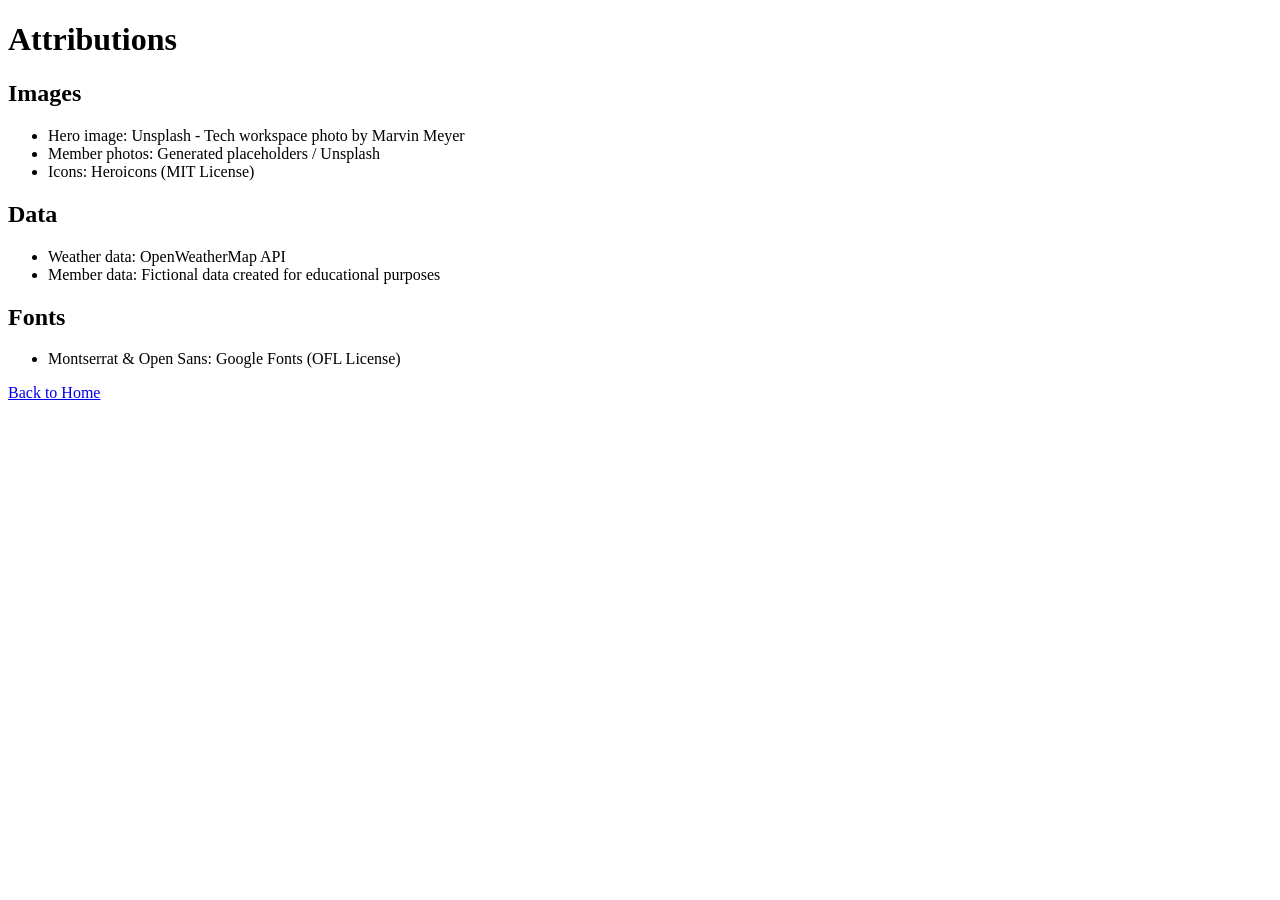
<file: finalproject/attributions.html>
<!DOCTYPE html>
<html lang="en">

<head>
    <meta charset="UTF-8">
    <meta name="viewport" content="width=device-width, initial-scale=1.0">
    <title>Attributions | Miracle Tech Hub</title>
    <link rel="icon" type="image/png" href="images/favicon.png">
</head>

<body>
    <h1>Attributions</h1>
    <h2>Images</h2>
    <ul>
        <li>Hero image: Unsplash - Tech workspace photo by Marvin Meyer</li>
        <li>Member photos: Generated placeholders / Unsplash</li>
        <li>Icons: Heroicons (MIT License)</li>
    </ul>
    <h2>Data</h2>
    <ul>
        <li>Weather data: OpenWeatherMap API</li>
        <li>Member data: Fictional data created for educational purposes</li>
    </ul>
    <h2>Fonts</h2>
    <ul>
        <li>Montserrat & Open Sans: Google Fonts (OFL License)</li>
    </ul>
    <p><a href="index.html">Back to Home</a></p>
</body>

</html>
</file>
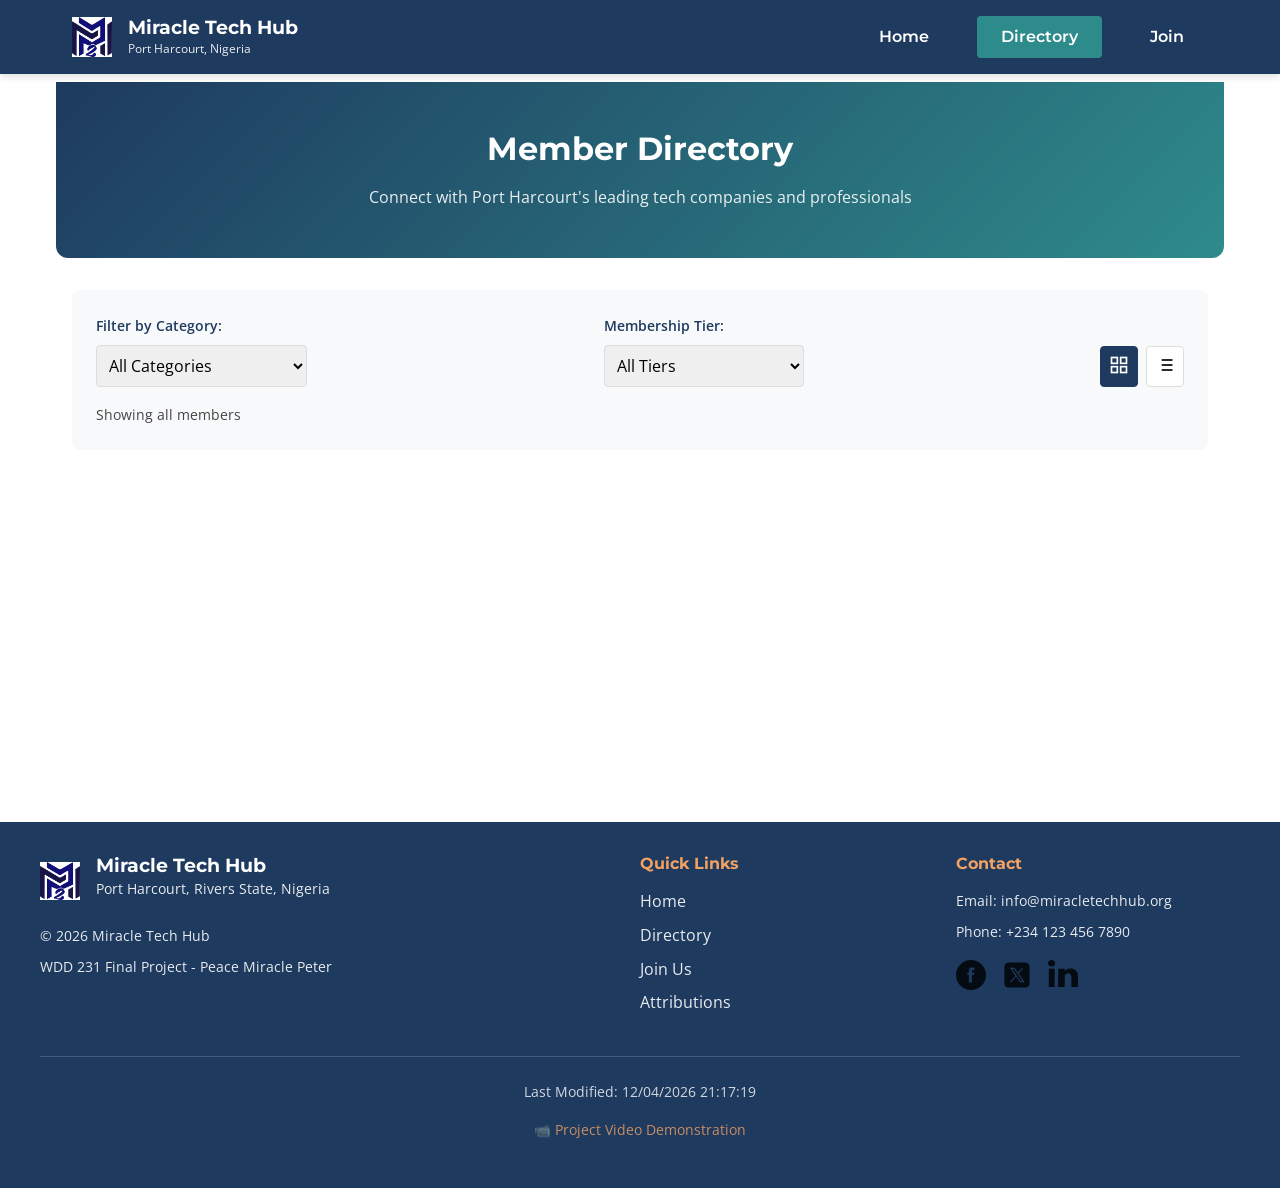
<file: finalproject/directory.html>
<!DOCTYPE html>
<html lang="en">
<head>
    <meta charset="UTF-8">
    <meta name="viewport" content="width=device-width, initial-scale=1.0">
    <meta name="description" content="Browse our directory of tech companies and professionals in Port Harcourt. Find partners, collaborators, and service providers.">
    <meta name="author" content="Peace Miracle Peter">
    
    <meta property="og:title" content="Member Directory | Miracle Tech Hub">
    <meta property="og:description" content="Discover tech companies and professionals in Port Harcourt.">
    <meta property="og:type" content="website">
    
    <title>Member Directory | Miracle Tech Hub</title>
    <link rel="icon" type="image/png" href="images/favicon.png">
    
    <link rel="preconnect" href="https://fonts.googleapis.com">
    <link rel="preconnect" href="https://fonts.gstatic.com" crossorigin>
    <link href="https://fonts.googleapis.com/css2?family=Montserrat:wght@400;600;700&family=Open+Sans:wght@400;600&display=swap" rel="stylesheet">
    
    <link rel="stylesheet" href="styles/normalize.css">
    <link rel="stylesheet" href="styles/base.css">
    <link rel="stylesheet" href="styles/larger.css">
</head>
<body>
    <header>
        <div class="header-container">
            <div class="logo">
                <img src="images/logo.jpg" alt="Miracle Tech Hub Logo" width="50" height="50" loading="lazy">
                <div class="logo-text">
                    <h1>Miracle Tech Hub</h1>
                    <span>Port Harcourt, Nigeria</span>
                </div>
            </div>
            <button id="menu-toggle" aria-label="Toggle navigation menu" aria-expanded="false">
                <span class="hamburger"></span>
            </button>
            <nav id="primary-nav">
                <ul>
                    <li><a href="index.html">Home</a></li>
                    <li><a href="directory.html" class="active">Directory</a></li>
                    <li><a href="join.html">Join</a></li>
                </ul>
            </nav>
        </div>
    </header>

    <main>
        <section class="page-header">
            <h2>Member Directory</h2>
            <p>Connect with Port Harcourt's leading tech companies and professionals</p>
        </section>

        <!-- Filter Controls -->
        <section class="filter-section">
            <div class="filter-controls">
                <div class="filter-group">
                    <label for="category-filter">Filter by Category:</label>
                    <select id="category-filter">
                        <option value="all">All Categories</option>
                        <option value="software">Software Development</option>
                        <option value="hardware">Hardware & IoT</option>
                        <option value="design">UI/UX Design</option>
                        <option value="marketing">Digital Marketing</option>
                        <option value="consulting">Tech Consulting</option>
                        <option value="education">Tech Education</option>
                    </select>
                </div>
                <div class="filter-group">
                    <label for="tier-filter">Membership Tier:</label>
                    <select id="tier-filter">
                        <option value="all">All Tiers</option>
                        <option value="gold">Gold</option>
                        <option value="silver">Silver</option>
                        <option value="bronze">Bronze</option>
                        <option value="np">Non-Profit</option>
                    </select>
                </div>
                <div class="view-toggle">
                    <button id="grid-view" class="view-btn active" aria-label="Grid view">
                        <svg width="20" height="20" viewBox="0 0 24 24" fill="none" stroke="currentColor" stroke-width="2">
                            <rect x="3" y="3" width="7" height="7"></rect>
                            <rect x="14" y="3" width="7" height="7"></rect>
                            <rect x="14" y="14" width="7" height="7"></rect>
                            <rect x="3" y="14" width="7" height="7"></rect>
                        </svg>
                    </button>
                    <button id="list-view" class="view-btn" aria-label="List view">
                        <svg width="20" height="20" viewBox="0 0 24 24" fill="none" stroke="currentColor" stroke-width="2">
                            <line x1="8" y1="6" x2="21" y2="6"></line>
                            <line x1="8" y1="12" x2="21" y2="12"></line>
                            <line x1="8" y1="18" x2="21" y2="18"></line>
                            <line x1="3" y1="6" x2="3.01" y2="6"></line>
                            <line x1="3" y1="12" x2="3.01" y2="12"></line>
                            <line x1="3" y1="18" x2="3.01" y2="18"></line>
                        </svg>
                    </button>
                </div>
            </div>
            <div class="results-count" id="results-count">Showing all members</div>
        </section>

        <!-- Directory Grid -->
        <section class="directory-section">
            <div id="directory-container" class="directory-grid">
                <!-- Members loaded dynamically -->
            </div>
        </section>
    </main>

    <footer>
        <div class="footer-container">
            <div class="footer-info">
                <div class="footer-logo">
                    <img src="images/logo.jpg" alt="Miracle Tech Hub" width="40" height="40" loading="lazy">
                    <div>
                        <h3>Miracle Tech Hub</h3>
                        <p>Port Harcourt, Rivers State, Nigeria</p>
                    </div>
                </div>
                <p>&copy; <span id="current-year"></span> Miracle Tech Hub</p>
                <p>WDD 231 Final Project - Peace Miracle Peter</p>
            </div>
            <div class="footer-links">
                <h4>Quick Links</h4>
                <ul>
                    <li><a href="index.html">Home</a></li>
                    <li><a href="directory.html">Directory</a></li>
                    <li><a href="join.html">Join Us</a></li>
                    <li><a href="attributions.html">Attributions</a></li>
                </ul>
            </div>
            <div class="footer-contact">
                <h4>Contact</h4>
                <p>Email: info@miracletechhub.org</p>
                <p>Phone: +234 123 456 7890</p>
                <div class="social-links">
                    <a href="https://facebook.com" target="_blank" aria-label="Facebook">
                        <img src="images/facebook.svg" alt="Visit our Facebook page" width="30" height="30">
                    </a>
                    <a href="https://twitter.com" target="_blank" aria-label="Twitter">
                        <img src="images/twitter.svg" alt="Follow us on X (Twitter)" width="30" height="24">
                    </a>
                    <a href="https://linkedin.com" target="_blank" aria-label="LinkedIn">
                        <img src="images/linkedin.svg" alt="follow us on LinkedIn" width="30" height="24">
                    </a>
                </div>
            </div>
        </div>
        <div class="footer-bottom">
            <p>Last Modified: <span id="last-modified"></span></p>
            <p><a href="https://www.youtube.com/your-video-link" target="_blank">📹 Project Video Demonstration</a></p>
        </div>
    </footer>

    <!-- Member Detail Modal -->
    <dialog id="member-modal" class="modal">
        <div class="modal-content">
            <button class="modal-close" aria-label="Close modal">&times;</button>
            <div id="modal-body"></div>
        </div>
    </dialog>

    <script type="module" src="scripts/main.js"></script>
</body>
</html>
</file>
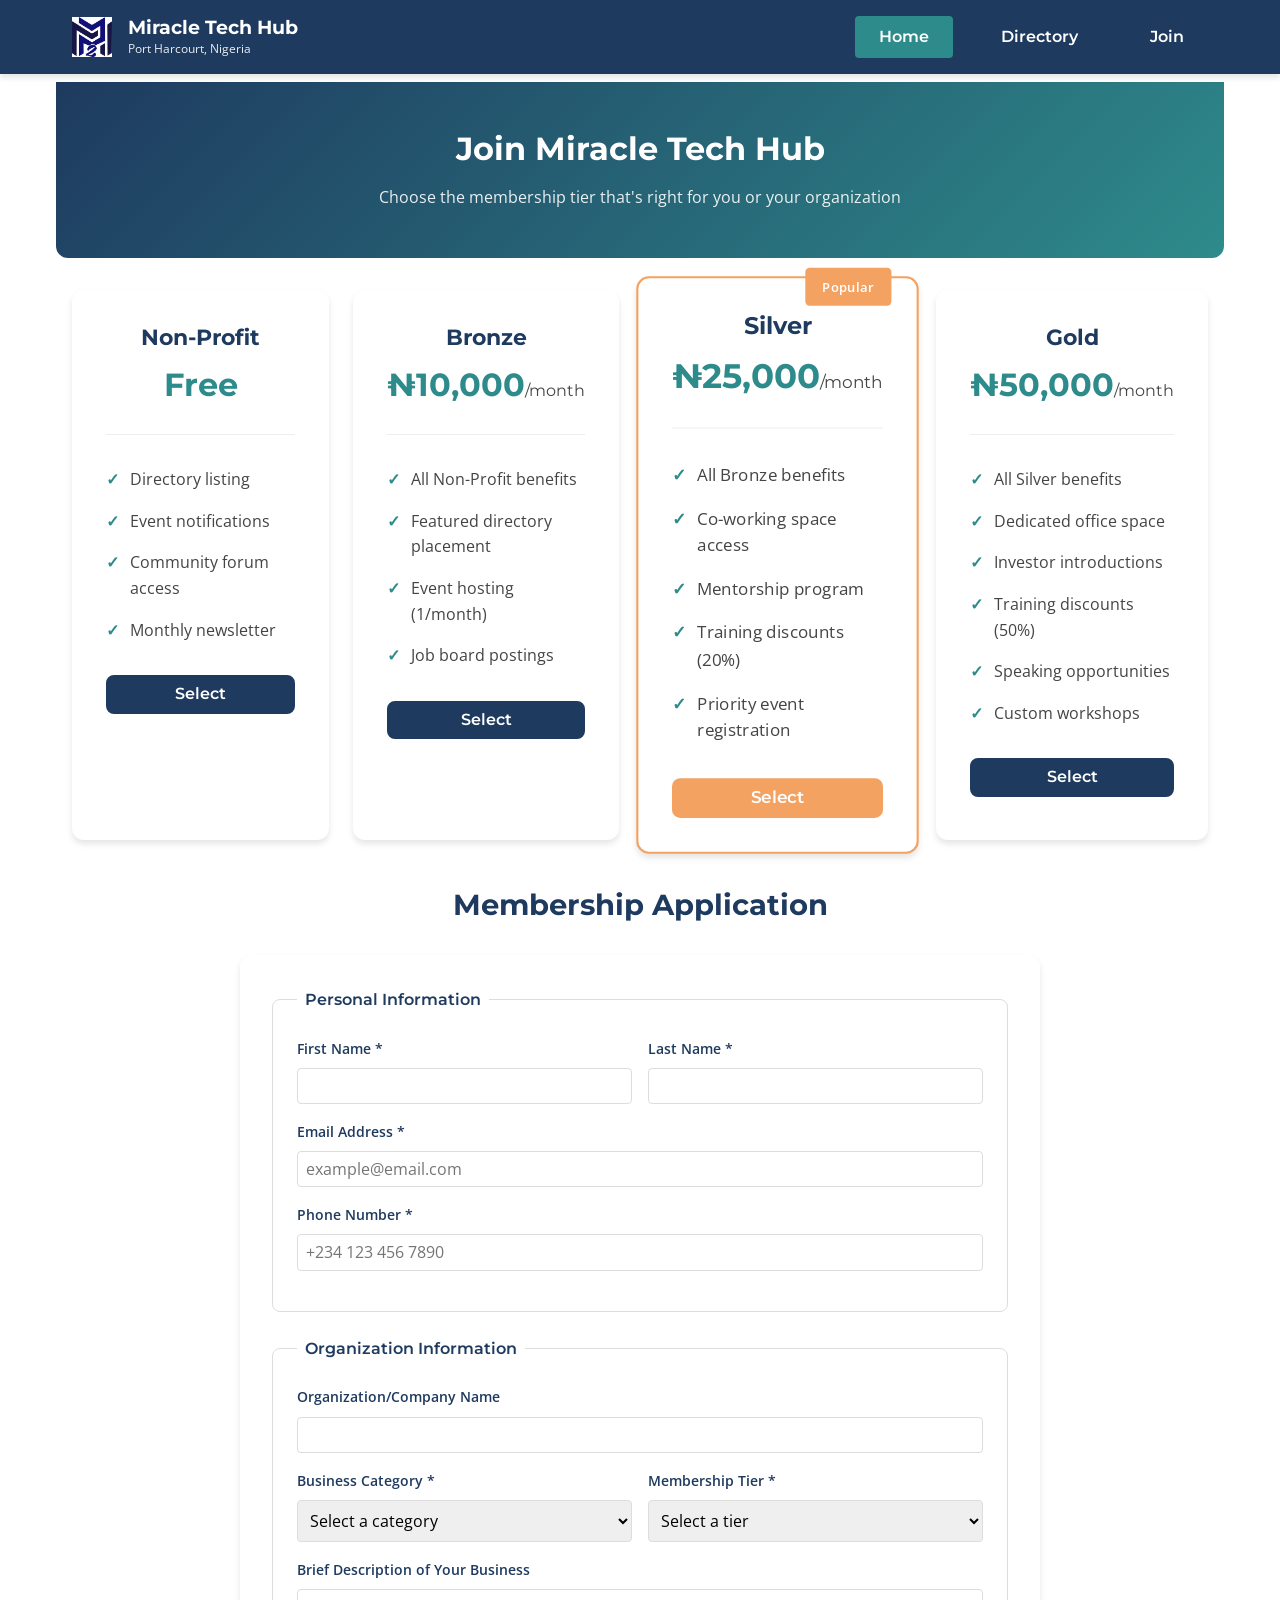
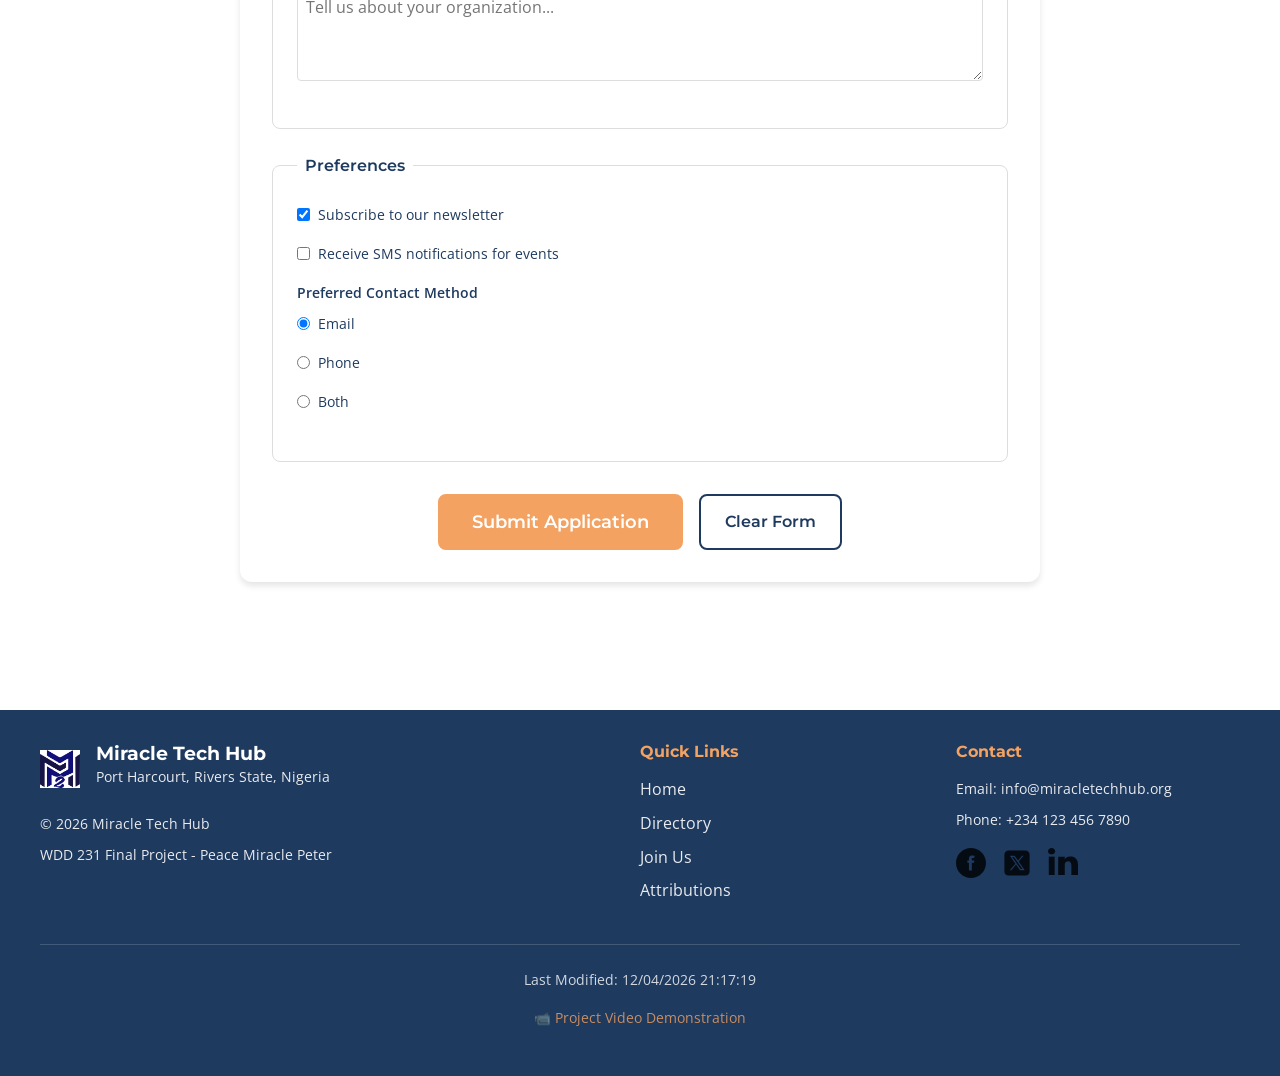
<file: finalproject/join.html>
<!DOCTYPE html>
<html lang="en">

<head>
    <meta charset="UTF-8">
    <meta name="viewport" content="width=device-width, initial-scale=1.0">
    <meta name="description"
        content="Miracle Tech Hub - Connecting tech professionals in Port Harcourt, Nigeria. Join our community for events, networking, and growth.">
    <meta name="author" content="Peace Miracle Peter">

    <!-- Open Graph / Social Media -->
    <meta property="og:title" content="Miracle Tech Hub | Port Harcourt Tech Community">
    <meta property="og:description"
        content="Join Port Harcourt's premier tech community. Network, learn, and grow with local tech professionals.">
    <meta property="og:type" content="website">
    <meta property="og:url" content="https://peacemiraclepeter.github.io/wdd231/final/index.html">
    <meta property="og:image" content="https://peacemiraclepeter.github.io/wdd231/final/images/og-image.jpg">

    <title>Miracle Tech Hub | Port Harcourt Tech Community</title>

    <!-- Favicon -->
    <link rel="icon" type="image/png" href="images/favicon.png">

    <!-- Google Fonts -->
    <link rel="preconnect" href="https://fonts.googleapis.com">
    <link rel="preconnect" href="https://fonts.gstatic.com" crossorigin>
    <link
        href="https://fonts.googleapis.com/css2?family=Montserrat:wght@400;600;700&family=Open+Sans:wght@400;600&display=swap"
        rel="stylesheet">

    <!-- CSS -->
    <link rel="stylesheet" href="styles/normalize.css">
    <link rel="stylesheet" href="styles/base.css">
    <link rel="stylesheet" href="styles/larger.css">
</head>

<body>
    <header>
        <div class="header-container">
            <div class="logo">
                <img src="images/logo.jpg" alt="Miracle Tech Hub Logo" width="50" height="50" loading="lazy">
                <div class="logo-text">
                    <h1>Miracle Tech Hub</h1>
                    <span>Port Harcourt, Nigeria</span>
                </div>
            </div>
            <button id="menu-toggle" aria-label="Toggle navigation menu" aria-expanded="false">
                <span class="hamburger"></span>
            </button>
            <nav id="primary-nav">
                <ul>
                    <li><a href="index.html" class="active">Home</a></li>
                    <li><a href="directory.html">Directory</a></li>
                    <li><a href="join.html">Join</a></li>
                </ul>
            </nav>
        </div>
    </header>

    <main>
        <section class="page-header">
            <h2>Join Miracle Tech Hub</h2>
            <p>Choose the membership tier that's right for you or your organization</p>
        </section>

        <!-- Membership Tiers -->
        <section class="tiers-section">
            <div class="tier-card" data-tier="np">
                <div class="tier-header">
                    <h3>Non-Profit</h3>
                    <div class="tier-price">Free</div>
                </div>
                <ul class="tier-benefits">
                    <li>Directory listing</li>
                    <li>Event notifications</li>
                    <li>Community forum access</li>
                    <li>Monthly newsletter</li>
                </ul>
                <button class="btn btn-select" data-tier="np">Select</button>
            </div>

            <div class="tier-card" data-tier="bronze">
                <div class="tier-header">
                    <h3>Bronze</h3>
                    <div class="tier-price">₦10,000<span>/month</span></div>
                </div>
                <ul class="tier-benefits">
                    <li>All Non-Profit benefits</li>
                    <li>Featured directory placement</li>
                    <li>Event hosting (1/month)</li>
                    <li>Job board postings</li>
                </ul>
                <button class="btn btn-select" data-tier="bronze">Select</button>
            </div>

            <div class="tier-card featured" data-tier="silver">
                <div class="tier-badge">Popular</div>
                <div class="tier-header">
                    <h3>Silver</h3>
                    <div class="tier-price">₦25,000<span>/month</span></div>
                </div>
                <ul class="tier-benefits">
                    <li>All Bronze benefits</li>
                    <li>Co-working space access</li>
                    <li>Mentorship program</li>
                    <li>Training discounts (20%)</li>
                    <li>Priority event registration</li>
                </ul>
                <button class="btn btn-select" data-tier="silver">Select</button>
            </div>

            <div class="tier-card" data-tier="gold">
                <div class="tier-header">
                    <h3>Gold</h3>
                    <div class="tier-price">₦50,000<span>/month</span></div>
                </div>
                <ul class="tier-benefits">
                    <li>All Silver benefits</li>
                    <li>Dedicated office space</li>
                    <li>Investor introductions</li>
                    <li>Training discounts (50%)</li>
                    <li>Speaking opportunities</li>
                    <li>Custom workshops</li>
                </ul>
                <button class="btn btn-select" data-tier="gold">Select</button>
            </div>
        </section>

        <!-- Application Form -->
        <section class="form-section">
            <h2>Membership Application</h2>
            <form id="join-form" action="thankyou.html" method="get">
                <fieldset>
                    <legend>Personal Information</legend>

                    <div class="form-row">
                        <div class="form-group">
                            <label for="first-name">First Name *</label>
                            <input type="text" id="first-name" name="first-name" required autocomplete="given-name">
                        </div>
                        <div class="form-group">
                            <label for="last-name">Last Name *</label>
                            <input type="text" id="last-name" name="last-name" required autocomplete="family-name">
                        </div>
                    </div>

                    <div class="form-group">
                        <label for="email">Email Address *</label>
                        <input type="email" id="email" name="email" required autocomplete="email"
                            placeholder="example@email.com">
                    </div>

                    <div class="form-group">
                        <label for="phone">Phone Number *</label>
                        <input type="tel" id="phone" name="phone" required autocomplete="tel"
                            placeholder="+234 123 456 7890">
                    </div>
                </fieldset>

                <fieldset>
                    <legend>Organization Information</legend>

                    <div class="form-group">
                        <label for="org-name">Organization/Company Name</label>
                        <input type="text" id="org-name" name="org-name" autocomplete="organization">
                    </div>

                    <div class="form-row">
                        <div class="form-group">
                            <label for="category">Business Category *</label>
                            <select id="category" name="category" required>
                                <option value="" disabled selected>Select a category</option>
                                <option value="software">Software Development</option>
                                <option value="hardware">Hardware & IoT</option>
                                <option value="design">UI/UX Design</option>
                                <option value="marketing">Digital Marketing</option>
                                <option value="consulting">Tech Consulting</option>
                                <option value="education">Tech Education</option>
                                <option value="other">Other</option>
                            </select>
                        </div>
                        <div class="form-group">
                            <label for="tier">Membership Tier *</label>
                            <select id="tier" name="tier" required>
                                <option value="" disabled selected>Select a tier</option>
                                <option value="np">Non-Profit (Free)</option>
                                <option value="bronze">Bronze (₦10,000/month)</option>
                                <option value="silver">Silver (₦25,000/month)</option>
                                <option value="gold">Gold (₦50,000/month)</option>
                            </select>
                        </div>
                    </div>

                    <div class="form-group">
                        <label for="description">Brief Description of Your Business</label>
                        <textarea id="description" name="description" rows="4"
                            placeholder="Tell us about your organization..."></textarea>
                    </div>
                </fieldset>

                <fieldset>
                    <legend>Preferences</legend>

                    <div class="form-group checkbox-group">
                        <input type="checkbox" id="newsletter" name="newsletter" value="yes" checked>
                        <label for="newsletter">Subscribe to our newsletter</label>
                    </div>

                    <div class="form-group checkbox-group">
                        <input type="checkbox" id="sms" name="sms" value="yes">
                        <label for="sms">Receive SMS notifications for events</label>
                    </div>

                    <div class="form-group">
                        <label>Preferred Contact Method</label>
                        <div class="radio-group">
                            <label><input type="radio" name="contact-method" value="email" checked> Email</label>
                            <label><input type="radio" name="contact-method" value="phone"> Phone</label>
                            <label><input type="radio" name="contact-method" value="both"> Both</label>
                        </div>
                    </div>
                </fieldset>

                <div class="form-actions">
                    <button type="submit" class="btn btn-primary btn-large">Submit Application</button>
                    <button type="reset" class="btn btn-secondary">Clear Form</button>
                </div>
            </form>
        </section>
    </main>

<footer>
    <div class="footer-container">
        <div class="footer-info">
            <div class="footer-logo">
                <img src="images/logo.jpg" alt="Miracle Tech Hub" width="40" height="40" loading="lazy">
                <div>
                    <h3>Miracle Tech Hub</h3>
                    <p>Port Harcourt, Rivers State, Nigeria</p>
                </div>
            </div>
            <p>&copy; <span id="current-year"></span> Miracle Tech Hub</p>
            <p>WDD 231 Final Project - Peace Miracle Peter</p>
        </div>
        <div class="footer-links">
            <h4>Quick Links</h4>
            <ul>
                <li><a href="index.html">Home</a></li>
                <li><a href="directory.html">Directory</a></li>
                <li><a href="join.html">Join Us</a></li>
                <li><a href="attributions.html">Attributions</a></li>
            </ul>
        </div>
        <div class="footer-contact">
            <h4>Contact</h4>
            <p>Email: info@miracletechhub.org</p>
            <p>Phone: +234 123 456 7890</p>
            <div class="social-links">
                <a href="https://facebook.com" target="_blank" aria-label="Facebook">
                    <img src="images/facebook.svg" alt="Visit our Facebook page" width="30" height="30">
                </a>
                <a href="https://twitter.com" target="_blank" aria-label="Twitter">
                    <img src="images/twitter.svg" alt="Follow us on X (Twitter)" width="30" height="24">
                </a>
                <a href="https://linkedin.com" target="_blank" aria-label="LinkedIn">
                    <img src="images/linkedin.svg" alt="follow us on LinkedIn" width="30" height="24">
                </a>
            </div>
        </div>
    </div>
    <div class="footer-bottom">
        <p>Last Modified: <span id="last-modified"></span></p>
        <p><a href="https://www.youtube.com/your-video-link" target="_blank">📹 Project Video Demonstration</a></p>
    </div>
</footer>

<!-- Modal Template -->
<dialog id="member-modal" class="modal">
    <div class="modal-content">
        <button class="modal-close" aria-label="Close modal">&times;</button>
        <div id="modal-body"></div>
    </div>
</dialog>

<script type="module" src="scripts/main.js"></script>
</body>

</html>
</file>
<file: styles/small.css>
/* WDD 231 - Small Screen Styles (Mobile First) */
:root {
    --primary-color: #2c3e50;
    --secondary-color: #2980b9;
    --accent-color: #e74c3c;
    --success-color: #27ae60;
    --bg-color: #f4f4f4;
    --card-bg: #ffffff;
    --text-color: #333333;
    --border-color: #dddddd;
    --shadow: 0 2px 8px rgba(0, 0, 0, 0.1);
}

body {
    background-color: var(--bg-color);
    min-width: 320px;
}

/* Header Styles */
header {
    background-color: var(--primary-color);
    color: white;
    padding: 1rem;
    position: relative;
    box-shadow: var(--shadow);
}

.logo-container {
    display: flex;
    align-items: center;
    gap: 0.75rem;
}

.logo {
    width: 40px;
    height: 40px;
    background-color: white;
    border-radius: 50%;
    padding: 5px;
}

.site-name {
    font-family: 'Roboto', sans-serif;
    font-size: 1.25rem;
    font-weight: 700;
}

/* Hamburger Menu */
.hamburger {
    display: block;
    position: absolute;
    right: 1rem;
    top: 1rem;
    background: none;
    border: none;
    cursor: pointer;
    padding: 0.5rem;
    z-index: 100;
}

.hamburger span {
    display: block;
    width: 25px;
    height: 3px;
    background-color: white;
    margin: 5px 0;
    transition: all 0.3s ease;
    border-radius: 2px;
}

.hamburger.active span:nth-child(1) {
    transform: rotate(45deg) translate(5px, 5px);
}

.hamburger.active span:nth-child(2) {
    opacity: 0;
}

.hamburger.active span:nth-child(3) {
    transform: rotate(-45deg) translate(7px, -6px);
}

/* Navigation */
nav {
    margin-top: 1rem;
}

.nav-menu {
    display: none;
    flex-direction: column;
    gap: 0.5rem;
    padding-top: 1rem;
}

.nav-menu.active {
    display: flex;
}

.nav-menu a {
    display: block;
    padding: 0.75rem 1rem;
    color: white;
    border-radius: 4px;
    transition: all 0.3s ease;
    font-weight: 600;
}

.nav-menu a:hover,
.nav-menu a.active {
    background-color: var(--secondary-color);
    transform: translateX(5px);
}

/* Main Content */
main {
    max-width: 1200px;
    margin: 0 auto;
    padding: 2rem 1rem;
}

h1 {
    font-family: 'Roboto', sans-serif;
    color: var(--primary-color);
    margin-bottom: 1.5rem;
    font-size: 2rem;
    border-bottom: 3px solid var(--secondary-color);
    padding-bottom: 0.5rem;
}

h2 {
    font-family: 'Roboto', sans-serif;
    color: var(--primary-color);
    margin-bottom: 1rem;
    font-size: 1.5rem;
}

/* Content Grid */
.content-grid {
    display: flex;
    flex-direction: column;
    gap: 2rem;
}

/* Sections */
section {
    background-color: var(--card-bg);
    padding: 1.5rem;
    border-radius: 8px;
    box-shadow: var(--shadow);
}

/* About Section */
.about-content p {
    margin-bottom: 1rem;
    line-height: 1.8;
    color: var(--text-color);
}

/* Photo Section */
.photo-container {
    text-align: center;
}

.photo-container img {
    width: 100%;
    max-width: 300px;
    height: auto;
    border-radius: 8px;
    margin: 0 auto;
    box-shadow: var(--shadow);
}

/* Courses Section */
.filter-buttons {
    display: flex;
    flex-wrap: wrap;
    gap: 0.5rem;
    margin-bottom: 1.5rem;
}

.filter-btn {
    padding: 0.5rem 1rem;
    border: 2px solid var(--secondary-color);
    background-color: white;
    color: var(--secondary-color);
    border-radius: 4px;
    font-weight: 600;
    transition: all 0.3s ease;
    cursor: pointer;
}

.filter-btn:hover {
    background-color: var(--secondary-color);
    color: white;
}

.filter-btn.active {
    background-color: var(--secondary-color);
    color: white;
}

.courses-container {
    display: grid;
    gap: 1rem;
    grid-template-columns: 1fr;
}

.course-card {
    border: 2px solid var(--border-color);
    border-radius: 8px;
    padding: 1rem;
    background-color: var(--card-bg);
    transition: all 0.3s ease;
}

.course-card.completed {
    background-color: #e8f5e9;
    border-color: var(--success-color);
}

.course-card.completed::before {
    content: "✓ Completed";
    display: block;
    color: var(--success-color);
    font-weight: 700;
    font-size: 0.875rem;
    margin-bottom: 0.5rem;
}

.course-code {
    font-family: 'Roboto', sans-serif;
    font-size: 1.25rem;
    font-weight: 700;
    color: var(--primary-color);
    margin-bottom: 0.25rem;
}

.course-title {
    color: var(--text-color);
    margin-bottom: 0.5rem;
}

.course-credits {
    color: var(--secondary-color);
    font-weight: 600;
}

.credits-total {
    margin-top: 1.5rem;
    padding-top: 1rem;
    border-top: 2px solid var(--border-color);
    text-align: center;
    font-weight: 700;
    color: var(--primary-color);
}

/* Footer */
footer {
    background-color: var(--primary-color);
    color: white;
    padding: 2rem 1rem;
    text-align: center;
    margin-top: 3rem;
}

.social-links {
    display: flex;
    justify-content: center;
    gap: 1.5rem;
    margin-bottom: 1.5rem;
}

.social-links a {
    transition: transform 0.3s ease;
}

.social-links a:hover {
    transform: translateY(-3px);
}

.social-links img {
    width: 30px;
    height: 30px;
    filter: brightness(0) invert(1);
}

.copyright {
    margin-bottom: 0.5rem;
    font-size: 0.9rem;
}

.last-modified {
    font-size: 0.8rem;
    color: #bdc3c7;
    margin-top: 0.5rem;
}

/* Accessibility */
.sr-only {
    position: absolute;
    width: 1px;
    height: 1px;
    padding: 0;
    margin: -1px;
    overflow: hidden;
    clip: rect(0, 0, 0, 0);
    white-space: nowrap;
    border-width: 0;
}

/* Focus styles */
a:focus,
button:focus {
    outline: 3px solid var(--accent-color);
    outline-offset: 2px;
}

/* Reduced motion */
@media (prefers-reduced-motion: reduce) {
    * {
        animation-duration: 0.01ms !important;
        animation-iteration-count: 1 !important;
        transition-duration: 0.01ms !important;
    }
}
</file>
<file: styles/larger.css>
@media screen and (min-width: 768px) {

    header {
        display: flex;
        justify-content: space-between;
        align-items: center;
        padding: 1rem 2rem;
    }

    .hamburger {
        display: none;
    }

    nav {
        margin-top: 0;
    }

    .nav-menu {
        display: flex !important;
        flex-direction: row;
        gap: 1.5rem;
        padding-top: 0;
    }

    .nav-menu a {
        padding: 0.5rem 1rem;
    }

    .nav-menu a:hover,
    .nav-menu a.active {
        transform: none;
        background-color: var(--secondary-color);
        border-radius: 4px;
    }

    main {
        padding: 2rem;
    }

    h1 {
        font-size: 2.5rem;
    }

    .content-grid {
        display: grid;
        grid-template-columns: 1fr 1fr;
        gap: 2rem;
    }

    .about-section {
        grid-column: 1;
    }

    .photo-section {
        grid-column: 2;
    }

    .courses-section {
        grid-column: 1 / -1;
    }


    .courses-container {
        grid-template-columns: repeat(auto-fit, minmax(250px, 1fr));
    }

    .photo-container img {
        max-width: 100%;
        height: auto;
    }
}

@media screen and (min-width: 1024px) {
    main {
        padding: 3rem;
    }

    .content-grid {
        grid-template-columns: 2fr 1fr;
    }

    .courses-container {
        grid-template-columns: repeat(3, 1fr);
    }
}
</file>
<file: finalproject/styles/base.css>
/* ============================================
   MIRACLE TECH HUB - BASE STYLES
   Mobile First Approach
   ============================================ */

/* CSS Custom Properties */
:root {
    /* Colors from Site Plan */
    --color-navy: #1e3a5f;
    --color-teal: #2e8b8b;
    --color-orange: #f4a261;
    --color-light-gray: #f8f9fa;
    --color-white: #ffffff;
    --color-dark: #333333;
    --color-text: #444444;

    /* Typography */
    --font-heading: 'Montserrat', sans-serif;
    --font-body: 'Open Sans', sans-serif;

    /* Spacing */
    --spacing-xs: 0.5rem;
    --spacing-sm: 1rem;
    --spacing-md: 1.5rem;
    --spacing-lg: 2rem;
    --spacing-xl: 3rem;

    /* Border Radius */
    --radius-sm: 4px;
    --radius-md: 8px;
    --radius-lg: 12px;

    /* Shadows */
    --shadow-sm: 0 2px 4px rgba(0, 0, 0, 0.1);
    --shadow-md: 0 4px 6px rgba(0, 0, 0, 0.1);
    --shadow-lg: 0 10px 25px rgba(0, 0, 0, 0.15);

    /* Transitions */
    --transition-fast: 0.2s ease;
    --transition-normal: 0.3s ease;
}

/* Reset & Base */
* {
    box-sizing: border-box;
    margin: 0;
    padding: 0;
}

html {
    scroll-behavior: smooth;
}

body {
    font-family: var(--font-body);
    font-size: 16px;
    line-height: 1.6;
    color: var(--color-text);
    background-color: var(--color-white);
}

img {
    max-width: 100%;
    height: auto;
    display: block;
}

a {
    color: var(--color-teal);
    text-decoration: none;
    transition: color var(--transition-fast);
}

a:hover {
    color: var(--color-navy);
}

/* Typography */
h1,
h2,
h3,
h4,
h5,
h6 {
    font-family: var(--font-heading);
    font-weight: 700;
    line-height: 1.2;
    color: var(--color-navy);
    margin-bottom: var(--spacing-sm);
}

h1 {
    font-size: 1.8rem;
}

h2 {
    font-size: 1.5rem;
}

h3 {
    font-size: 1.25rem;
}

h4 {
    font-size: 1.1rem;
}

p {
    margin-bottom: var(--spacing-sm);
}

/* Header */
header {
    background-color: var(--color-navy);
    color: var(--color-white);
    position: sticky;
    top: 0;
    z-index: 1000;
    box-shadow: var(--shadow-md);
}

.header-container {
    max-width: 1200px;
    margin: 0 auto;
    padding: var(--spacing-sm);
    display: flex;
    justify-content: space-between;
    align-items: center;
}

.logo {
    display: flex;
    align-items: center;
    gap: var(--spacing-sm);
}

.logo img {
    width: 40px;
    height: 40px;
}

.logo-text h1 {
    color: var(--color-white);
    font-size: 1.2rem;
    margin: 0;
}

.logo-text span {
    font-size: 0.75rem;
    opacity: 0.9;
    display: block;
}

/* Mobile Navigation */
#menu-toggle {
    background: none;
    border: none;
    cursor: pointer;
    padding: var(--spacing-xs);
    display: flex;
    flex-direction: column;
    gap: 5px;
    z-index: 1001;
}

.hamburger {
    display: block;
    width: 25px;
    height: 3px;
    background-color: var(--color-white);
    position: relative;
    transition: background-color var(--transition-fast);
}

.hamburger::before,
.hamburger::after {
    content: '';
    position: absolute;
    width: 25px;
    height: 3px;
    background-color: var(--color-white);
    transition: transform var(--transition-fast);
}

.hamburger::before {
    top: -8px;
}

.hamburger::after {
    top: 8px;
}

#menu-toggle[aria-expanded="true"] .hamburger {
    background-color: transparent;
}

#menu-toggle[aria-expanded="true"] .hamburger::before {
    transform: rotate(45deg);
    top: 0;
}

#menu-toggle[aria-expanded="true"] .hamburger::after {
    transform: rotate(-45deg);
    top: 0;
}

#primary-nav {
    position: absolute;
    top: 100%;
    left: 0;
    right: 0;
    background-color: var(--color-navy);
    max-height: 0;
    overflow: hidden;
    transition: max-height var(--transition-normal);
}

#primary-nav.open {
    max-height: 300px;
}

#primary-nav ul {
    list-style: none;
    padding: var(--spacing-sm);
}

#primary-nav li {
    margin-bottom: var(--spacing-xs);
}

#primary-nav a {
    color: var(--color-white);
    display: block;
    padding: var(--spacing-xs) var(--spacing-sm);
    border-radius: var(--radius-sm);
    font-family: var(--font-heading);
    font-weight: 600;
    transition: background-color var(--transition-fast);
}

#primary-nav a:hover,
#primary-nav a.active {
    background-color: var(--color-teal);
    color: var(--color-white);
}

/* Main Content */
main {
    max-width: 1200px;
    margin: 0 auto;
    padding: var(--spacing-md) var(--spacing-sm);
    min-height: calc(100vh - 200px);
}

/* Buttons */
.btn {
    display: inline-block;
    padding: var(--spacing-xs) var(--spacing-md);
    border-radius: var(--radius-md);
    font-family: var(--font-heading);
    font-weight: 600;
    text-align: center;
    cursor: pointer;
    border: 2px solid transparent;
    transition: all var(--transition-fast);
}

.btn-primary {
    background-color: var(--color-orange);
    color: var(--color-white);
    border-color: var(--color-orange);
}

.btn-primary:hover {
    background-color: #e08c4d;
    border-color: #e08c4d;
    color: var(--color-white);
}

.btn-secondary {
    background-color: transparent;
    color: var(--color-navy);
    border-color: var(--color-navy);
}

.btn-secondary:hover {
    background-color: var(--color-navy);
    color: var(--color-white);
}

.btn-large {
    padding: var(--spacing-sm) var(--spacing-lg);
    font-size: 1.1rem;
}

/* Hero Section */
.hero {
    display: grid;
    gap: var(--spacing-lg);
    margin-bottom: var(--spacing-xl);
    padding: var(--spacing-lg) 0;
}

.hero-content h2 {
    font-size: 2rem;
    margin-bottom: var(--spacing-sm);
    color: var(--color-navy);
}

.hero-content p {
    font-size: 1.1rem;
    margin-bottom: var(--spacing-md);
    color: var(--color-text);
}

.hero-buttons {
    display: flex;
    flex-direction: column;
    gap: var(--spacing-sm);
}

.hero-image img {
    border-radius: var(--radius-lg);
    box-shadow: var(--shadow-lg);
}

/* Page Header */
.page-header {
    text-align: center;
    padding: var(--spacing-xl) var(--spacing-sm);
    background: linear-gradient(135deg, var(--color-navy) 0%, var(--color-teal) 100%);
    color: var(--color-white);
    margin: calc(-1 * var(--spacing-md)) calc(-1 * var(--spacing-sm)) var(--spacing-lg);
    border-radius: 0 0 var(--radius-lg) var(--radius-lg);
}

.page-header h2 {
    color: var(--color-white);
    font-size: 2rem;
}

.page-header p {
    color: rgba(255, 255, 255, 0.9);
    margin: 0;
}

/* Events Section */
.events-section {
    margin-bottom: var(--spacing-xl);
}

.events-section h2 {
    text-align: center;
    margin-bottom: var(--spacing-lg);
}

.events-container {
    display: grid;
    gap: var(--spacing-md);
}

.event-card {
    background: var(--color-white);
    border-radius: var(--radius-md);
    padding: var(--spacing-md);
    box-shadow: var(--shadow-md);
    border-left: 4px solid var(--color-orange);
    transition: transform var(--transition-fast);
}

.event-card:hover {
    transform: translateY(-4px);
    box-shadow: var(--shadow-lg);
}

.event-date {
    display: inline-block;
    background: var(--color-teal);
    color: var(--color-white);
    padding: var(--spacing-xs) var(--spacing-sm);
    border-radius: var(--radius-sm);
    font-size: 0.875rem;
    font-weight: 600;
    margin-bottom: var(--spacing-xs);
}

.event-card h3 {
    color: var(--color-navy);
    margin-bottom: var(--spacing-xs);
}

.event-location {
    color: var(--color-teal);
    font-size: 0.9rem;
    margin-bottom: var(--spacing-xs);
}

/* Weather Section */
.weather-section {
    margin-bottom: var(--spacing-xl);
    text-align: center;
}

.weather-section h2 {
    margin-bottom: var(--spacing-md);
}

.weather-card {
    background: linear-gradient(135deg, var(--color-teal) 0%, var(--color-navy) 100%);
    color: var(--color-white);
    padding: var(--spacing-lg);
    border-radius: var(--radius-lg);
    max-width: 400px;
    margin: 0 auto;
    box-shadow: var(--shadow-lg);
}

.weather-main {
    display: flex;
    align-items: center;
    justify-content: center;
    gap: var(--spacing-md);
    margin-bottom: var(--spacing-md);
}

.weather-icon {
    width: 80px;
    height: 80px;
}

.weather-temp {
    font-size: 3rem;
    font-weight: 700;
    font-family: var(--font-heading);
}

.weather-desc {
    text-transform: capitalize;
    font-size: 1.2rem;
    margin-bottom: var(--spacing-sm);
}

.weather-details {
    display: grid;
    grid-template-columns: repeat(3, 1fr);
    gap: var(--spacing-sm);
    padding-top: var(--spacing-md);
    border-top: 1px solid rgba(255, 255, 255, 0.3);
}

.weather-detail {
    text-align: center;
}

.weather-detail span {
    display: block;
    font-size: 0.875rem;
    opacity: 0.9;
}

.weather-detail strong {
    font-size: 1.1rem;
}

/* Spotlights Section */
.spotlights-section {
    margin-bottom: var(--spacing-xl);
}

.spotlights-section h2 {
    text-align: center;
    margin-bottom: var(--spacing-lg);
}

.spotlights-container {
    display: grid;
    gap: var(--spacing-md);
}

.spotlight-card {
    background: var(--color-white);
    border-radius: var(--radius-md);
    overflow: hidden;
    box-shadow: var(--shadow-md);
    transition: transform var(--transition-fast);
    cursor: pointer;
}

.spotlight-card:hover {
    transform: translateY(-4px);
    box-shadow: var(--shadow-lg);
}

.spotlight-image {
    width: 100%;
    height: 200px;
    object-fit: cover;
}

.spotlight-content {
    padding: var(--spacing-md);
}

.spotlight-tier {
    display: inline-block;
    padding: 2px 8px;
    border-radius: var(--radius-sm);
    font-size: 0.75rem;
    font-weight: 600;
    text-transform: uppercase;
    margin-bottom: var(--spacing-xs);
}

.tier-gold {
    background: #ffd700;
    color: #333;
}

.tier-silver {
    background: #c0c0c0;
    color: #333;
}

.tier-bronze {
    background: #cd7f32;
    color: white;
}

.tier-np {
    background: var(--color-teal);
    color: white;
}

.spotlight-card h3 {
    margin-bottom: var(--spacing-xs);
}

.spotlight-category {
    color: var(--color-teal);
    font-size: 0.9rem;
    margin-bottom: var(--spacing-xs);
}

/* Stats Section */
.stats-section {
    display: grid;
    grid-template-columns: repeat(2, 1fr);
    gap: var(--spacing-md);
    margin-bottom: var(--spacing-xl);
    padding: var(--spacing-lg);
    background: var(--color-light-gray);
    border-radius: var(--radius-lg);
}

.stat-item {
    text-align: center;
}

.stat-number {
    display: block;
    font-size: 2.5rem;
    font-weight: 700;
    color: var(--color-navy);
    font-family: var(--font-heading);
}

.stat-label {
    color: var(--color-text);
    font-size: 0.9rem;
}

/* Directory Page Styles */
.filter-section {
    margin-bottom: var(--spacing-lg);
    padding: var(--spacing-md);
    background: var(--color-light-gray);
    border-radius: var(--radius-md);
}

.filter-controls {
    display: flex;
    flex-direction: column;
    gap: var(--spacing-sm);
}

.filter-group {
    display: flex;
    flex-direction: column;
    gap: var(--spacing-xs);
}

.filter-group label {
    font-weight: 600;
    color: var(--color-navy);
    font-size: 0.9rem;
}

.filter-group select {
    padding: var(--spacing-xs);
    border: 1px solid #ddd;
    border-radius: var(--radius-sm);
    font-family: var(--font-body);
}

.view-toggle {
    display: flex;
    gap: var(--spacing-xs);
    justify-content: flex-end;
    margin-top: var(--spacing-sm);
}

.view-btn {
    background: var(--color-white);
    border: 1px solid #ddd;
    padding: var(--spacing-xs);
    border-radius: var(--radius-sm);
    cursor: pointer;
    transition: all var(--transition-fast);
}

.view-btn.active,
.view-btn:hover {
    background: var(--color-navy);
    color: var(--color-white);
    border-color: var(--color-navy);
}

.results-count {
    margin-top: var(--spacing-sm);
    font-size: 0.9rem;
    color: var(--color-text);
}

/* Directory Grid */
.directory-section {
    margin-bottom: var(--spacing-xl);
}

.directory-grid {
    display: grid;
    gap: var(--spacing-md);
}

.directory-grid.list-view {
    grid-template-columns: 1fr;
}

.directory-grid.list-view .member-card {
    display: grid;
    grid-template-columns: 100px 1fr;
    align-items: center;
}

.directory-grid.list-view .member-image {
    height: 100px;
    width: 100px;
}

.member-card {
    background: var(--color-white);
    border-radius: var(--radius-md);
    overflow: hidden;
    box-shadow: var(--shadow-md);
    transition: all var(--transition-fast);
    cursor: pointer;
}

.member-card:hover {
    transform: translateY(-4px);
    box-shadow: var(--shadow-lg);
}

.member-image {
    width: 100%;
    height: 150px;
    object-fit: cover;
    background: var(--color-light-gray);
}

.member-content {
    padding: var(--spacing-md);
}

.member-tier {
    display: inline-block;
    padding: 2px 8px;
    border-radius: var(--radius-sm);
    font-size: 0.7rem;
    font-weight: 600;
    text-transform: uppercase;
    margin-bottom: var(--spacing-xs);
}

.member-card h3 {
    font-size: 1.1rem;
    margin-bottom: var(--spacing-xs);
}

.member-category {
    color: var(--color-teal);
    font-size: 0.85rem;
    margin-bottom: var(--spacing-xs);
}

.member-description {
    font-size: 0.9rem;
    color: var(--color-text);
    margin-bottom: var(--spacing-sm);
    display: -webkit-box;
    -webkit-line-clamp: 2;
    -webkit-box-orient: vertical;
    overflow: hidden;
}

.member-contact {
    display: flex;
    gap: var(--spacing-sm);
    font-size: 0.85rem;
}

/* Join Page Styles */
.tiers-section {
    display: grid;
    gap: var(--spacing-md);
    margin-bottom: var(--spacing-xl);
}

.tier-card {
    background: var(--color-white);
    border-radius: var(--radius-lg);
    padding: var(--spacing-lg);
    box-shadow: var(--shadow-md);
    position: relative;
    border: 2px solid transparent;
    transition: all var(--transition-fast);
}

.tier-card:hover {
    border-color: var(--color-teal);
    transform: translateY(-4px);
}

.tier-card.featured {
    border-color: var(--color-orange);
    transform: scale(1.02);
}

.tier-badge {
    position: absolute;
    top: -10px;
    right: var(--spacing-md);
    background: var(--color-orange);
    color: var(--color-white);
    padding: var(--spacing-xs) var(--spacing-sm);
    border-radius: var(--radius-sm);
    font-size: 0.8rem;
    font-weight: 600;
}

.tier-header {
    text-align: center;
    margin-bottom: var(--spacing-md);
    padding-bottom: var(--spacing-md);
    border-bottom: 1px solid #eee;
}

.tier-header h3 {
    color: var(--color-navy);
    margin-bottom: var(--spacing-xs);
}

.tier-price {
    font-size: 2rem;
    font-weight: 700;
    color: var(--color-teal);
    font-family: var(--font-heading);
}

.tier-price span {
    font-size: 1rem;
    color: var(--color-text);
    font-weight: 400;
}

.tier-benefits {
    list-style: none;
    margin-bottom: var(--spacing-md);
}

.tier-benefits li {
    padding: var(--spacing-xs) 0;
    padding-left: 1.5rem;
    position: relative;
}

.tier-benefits li::before {
    content: '✓';
    position: absolute;
    left: 0;
    color: var(--color-teal);
    font-weight: bold;
}

.btn-select {
    width: 100%;
    background: var(--color-navy);
    color: var(--color-white);
    border-color: var(--color-navy);
}

.btn-select:hover {
    background: var(--color-teal);
    border-color: var(--color-teal);
}

.tier-card.featured .btn-select {
    background: var(--color-orange);
    border-color: var(--color-orange);
}

/* Form Styles */
.form-section {
    max-width: 800px;
    margin: 0 auto var(--spacing-xl);
}

.form-section h2 {
    text-align: center;
    margin-bottom: var(--spacing-lg);
}

form {
    background: var(--color-white);
    padding: var(--spacing-lg);
    border-radius: var(--radius-lg);
    box-shadow: var(--shadow-md);
}

fieldset {
    border: 1px solid #ddd;
    border-radius: var(--radius-md);
    padding: var(--spacing-md);
    margin-bottom: var(--spacing-md);
}

legend {
    font-family: var(--font-heading);
    font-weight: 600;
    color: var(--color-navy);
    padding: 0 var(--spacing-xs);
}

.form-row {
    display: flex;
    flex-direction: column;
    gap: var(--spacing-sm);
}

.form-group {
    margin-bottom: var(--spacing-sm);
}

.form-group label {
    display: block;
    margin-bottom: var(--spacing-xs);
    font-weight: 600;
    color: var(--color-navy);
    font-size: 0.9rem;
}

.form-group input,
.form-group select,
.form-group textarea {
    width: 100%;
    padding: var(--spacing-xs);
    border: 1px solid #ddd;
    border-radius: var(--radius-sm);
    font-family: var(--font-body);
    transition: border-color var(--transition-fast);
}

.form-group input:focus,
.form-group select:focus,
.form-group textarea:focus {
    outline: none;
    border-color: var(--color-teal);
    box-shadow: 0 0 0 3px rgba(46, 139, 139, 0.1);
}

.checkbox-group {
    display: flex;
    align-items: center;
    gap: var(--spacing-xs);
}

.checkbox-group input[type="checkbox"] {
    width: auto;
}

.checkbox-group label {
    margin: 0;
    font-weight: 400;
}

.radio-group {
    display: flex;
    flex-direction: column;
    gap: var(--spacing-xs);
}

.radio-group label {
    display: flex;
    align-items: center;
    gap: var(--spacing-xs);
    font-weight: 400;
    cursor: pointer;
}

.radio-group input[type="radio"] {
    width: auto;
}

.form-actions {
    display: flex;
    flex-direction: column;
    gap: var(--spacing-sm);
    margin-top: var(--spacing-lg);
}

/* Thank You Page */
.thankyou-section {
    min-height: 60vh;
    display: flex;
    align-items: center;
    justify-content: center;
    padding: var(--spacing-xl) var(--spacing-sm);
}

.thankyou-container {
    text-align: center;
    max-width: 600px;
}

.thankyou-icon {
    width: 80px;
    height: 80px;
    background: var(--color-teal);
    color: var(--color-white);
    border-radius: 50%;
    display: flex;
    align-items: center;
    justify-content: center;
    font-size: 2.5rem;
    margin: 0 auto var(--spacing-md);
}

.thankyou-container h2 {
    color: var(--color-navy);
    margin-bottom: var(--spacing-sm);
}

.submission-details {
    background: var(--color-light-gray);
    padding: var(--spacing-lg);
    border-radius: var(--radius-md);
    margin: var(--spacing-lg) 0;
    text-align: left;
}

.submission-details h3 {
    text-align: center;
    margin-bottom: var(--spacing-md);
}

.data-row {
    display: flex;
    justify-content: space-between;
    padding: var(--spacing-xs) 0;
    border-bottom: 1px solid #ddd;
}

.data-row:last-child {
    border-bottom: none;
}

.data-label {
    font-weight: 600;
    color: var(--color-navy);
}

.thankyou-actions {
    display: flex;
    flex-direction: column;
    gap: var(--spacing-sm);
    margin-top: var(--spacing-lg);
}

/* Modal Styles */
.modal {
    border: none;
    border-radius: var(--radius-lg);
    padding: 0;
    max-width: 600px;
    width: 90%;
    box-shadow: var(--shadow-lg);
}

.modal::backdrop {
    background: rgba(0, 0, 0, 0.5);
    backdrop-filter: blur(4px);
}

.modal-content {
    position: relative;
    padding: var(--spacing-lg);
}

.modal-close {
    position: absolute;
    top: var(--spacing-sm);
    right: var(--spacing-sm);
    background: none;
    border: none;
    font-size: 1.5rem;
    cursor: pointer;
    color: var(--color-text);
    width: 32px;
    height: 32px;
    display: flex;
    align-items: center;
    justify-content: center;
    border-radius: 50%;
    transition: all var(--transition-fast);
}

.modal-close:hover {
    background: var(--color-light-gray);
    color: var(--color-navy);
}

.modal-header {
    display: flex;
    align-items: center;
    gap: var(--spacing-md);
    margin-bottom: var(--spacing-md);
    padding-bottom: var(--spacing-md);
    border-bottom: 1px solid #eee;
}

.modal-image {
    width: 80px;
    height: 80px;
    border-radius: 50%;
    object-fit: cover;
}

.modal-info h3 {
    margin-bottom: var(--spacing-xs);
}

.modal-body {
    margin-bottom: var(--spacing-md);
}

.modal-body p {
    margin-bottom: var(--spacing-sm);
}

.modal-contact {
    background: var(--color-light-gray);
    padding: var(--spacing-md);
    border-radius: var(--radius-md);
}

.modal-contact p {
    margin-bottom: var(--spacing-xs);
}

/* Footer */
footer {
    background-color: var(--color-navy);
    color: var(--color-white);
    padding: var(--spacing-lg) var(--spacing-sm);
    margin-top: var(--spacing-xl);
}

.footer-container {
    max-width: 1200px;
    margin: 0 auto;
    display: grid;
    gap: var(--spacing-lg);
}

.footer-logo {
    display: flex;
    align-items: center;
    gap: var(--spacing-sm);
    margin-bottom: var(--spacing-sm);
}

.footer-logo h3 {
    color: var(--color-white);
    margin: 0;
    font-size: 1.2rem;
}

.footer-info p {
    margin-bottom: var(--spacing-xs);
    font-size: 0.9rem;
    opacity: 0.9;
}

.footer-links h4,
.footer-contact h4 {
    color: var(--color-orange);
    margin-bottom: var(--spacing-sm);
    font-size: 1rem;
}

.footer-links ul {
    list-style: none;
}

.footer-links li {
    margin-bottom: var(--spacing-xs);
}

.footer-links a {
    color: var(--color-white);
    opacity: 0.9;
}

.footer-links a:hover {
    opacity: 1;
    color: var(--color-orange);
}

.footer-contact p {
    margin-bottom: var(--spacing-xs);
    font-size: 0.9rem;
    opacity: 0.9;
}

.social-links {
    display: flex;
    gap: var(--spacing-sm);
    margin-top: var(--spacing-sm);
}

.social-links a {
    opacity: 0.8;
    transition: opacity var(--transition-fast);
}

.social-links a:hover {
    opacity: 1;
}

.footer-bottom {
    max-width: 1200px;
    margin: var(--spacing-lg) auto 0;
    padding-top: var(--spacing-md);
    border-top: 1px solid rgba(255, 255, 255, 0.2);
    text-align: center;
    font-size: 0.85rem;
    opacity: 0.8;
}

.footer-bottom a {
    color: var(--color-orange);
}

/* Utility Classes */
.hidden {
    display: none !important;
}

.sr-only {
    position: absolute;
    width: 1px;
    height: 1px;
    padding: 0;
    margin: -1px;
    overflow: hidden;
    clip: rect(0, 0, 0, 0);
    white-space: nowrap;
    border: 0;
}
</file>
<file: finalproject/styles/larger.css>
/* ============================================
   MIRACLE TECH HUB - LARGER SCREEN STYLES
   Tablet and Desktop (768px and up)
   ============================================ */

@media screen and (min-width: 768px) {

    /* Typography */
    h1 {
        font-size: 2.2rem;
    }

    h2 {
        font-size: 1.8rem;
    }

    h3 {
        font-size: 1.4rem;
    }

    /* Header & Navigation */
    .header-container {
        padding: var(--spacing-sm) var(--spacing-lg);
    }

    #menu-toggle {
        display: none;
    }

    #primary-nav {
        position: static;
        max-height: none;
        overflow: visible;
        background: transparent;
    }

    #primary-nav ul {
        display: flex;
        gap: var(--spacing-md);
        padding: 0;
    }

    #primary-nav li {
        margin: 0;
    }

    #primary-nav a {
        padding: var(--spacing-xs) var(--spacing-md);
    }

    /* Main Content */
    main {
        padding: var(--spacing-lg);
    }

    /* Hero Section */
    .hero {
        grid-template-columns: 1fr 1fr;
        align-items: center;
        gap: var(--spacing-xl);
    }

    .hero-content h2 {
        font-size: 2.5rem;
    }

    .hero-buttons {
        flex-direction: row;
    }

    /* Events */
    .events-container {
        grid-template-columns: repeat(2, 1fr);
    }

    /* Spotlights */
    .spotlights-container {
        grid-template-columns: repeat(3, 1fr);
    }

    /* Stats */
    .stats-section {
        grid-template-columns: repeat(4, 1fr);
    }

    .stat-number {
        font-size: 3rem;
    }

    /* Directory */
    .filter-controls {
        flex-direction: row;
        justify-content: space-between;
        align-items: flex-end;
    }

    .filter-group {
        min-width: 200px;
    }

    .view-toggle {
        margin-top: 0;
    }

    .directory-grid {
        grid-template-columns: repeat(2, 1fr);
    }

    .directory-grid.list-view {
        grid-template-columns: 1fr;
    }

    /* Join Page - Tiers */
    .tiers-section {
        grid-template-columns: repeat(2, 1fr);
    }

    .tier-card.featured {
        grid-column: span 2;
        max-width: 400px;
        margin: 0 auto;
    }

    /* Form */
    .form-row {
        flex-direction: row;
    }

    .form-row .form-group {
        flex: 1;
    }

    .form-actions {
        flex-direction: row;
        justify-content: center;
    }

    /* Thank You */
    .thankyou-actions {
        flex-direction: row;
        justify-content: center;
    }

    /* Footer */
    .footer-container {
        grid-template-columns: 2fr 1fr 1fr;
    }
}

/* ============================================
   DESKTOP STYLES (1024px and up)
   ============================================ */

@media screen and (min-width: 1024px) {

    /* Hero */
    .hero-content h2 {
        font-size: 3rem;
    }

    /* Events */
    .events-container {
        grid-template-columns: repeat(3, 1fr);
    }

    /* Directory */
    .directory-grid {
        grid-template-columns: repeat(3, 1fr);
    }

    .directory-grid.list-view {
        grid-template-columns: 1fr;
    }

    /* Join Page - Tiers */
    .tiers-section {
        grid-template-columns: repeat(4, 1fr);
    }

    .tier-card.featured {
        grid-column: span 1;
        transform: scale(1.05);
    }

    /* Modal */
    .modal {
        width: 80%;
        max-width: 700px;
    }
}

/* ============================================
   WIDE DESKTOP (1200px and up)
   ============================================ */

@media screen and (min-width: 1200px) {
    .events-container {
        grid-template-columns: repeat(4, 1fr);
    }

    .directory-grid {
        grid-template-columns: repeat(4, 1fr);
    }
}
</file>
<file: styles/websiteplan.css>
:root {
     --primary-color: #1e3a5f;
     --secondary-color: #2e8b8b;
     --accent-color: #f4a261;
     --background-color: #f8f9fa;
     --card-background: #ffffff;
     --text-dark: #2d3748;
     --text-light: #718096;
     --border-color: #e2e8f0;
 }

 * {
     margin: 0;
     padding: 0;
     box-sizing: border-box;
 }

 body {
     font-family: 'Open Sans', sans-serif;
     line-height: 1.6;
     color: var(--text-dark);
     background-color: var(--background-color);
 }

 h1,
 h2,
 h3,
 h4 {
     font-family: 'Montserrat', sans-serif;
     font-weight: 700;
     color: var(--primary-color);
     margin-bottom: 1rem;
 }

 h1 {
     font-size: 2.5rem;
 }

 h2 {
     font-size: 1.8rem;
     border-bottom: 3px solid var(--accent-color);
     padding-bottom: 0.5rem;
     margin-top: 2.5rem;
 }

 h3 {
     font-size: 1.3rem;
     color: var(--secondary-color);
 }

 p {
     margin-bottom: 1rem;
 }

 header {
     background: linear-gradient(135deg, var(--primary-color), #2c5282);
     color: white;
     padding: 3rem 1rem;
     text-align: center;
     border-bottom: 5px solid var(--accent-color);
 }

 header h1 {
     color: white;
     margin-bottom: 0.5rem;
 }

 .tagline {
     font-size: 1.2rem;
     opacity: 0.9;
 }

 .container {
     max-width: 1000px;
     margin: 0 auto;
     padding: 2rem 1.5rem;
 }

 .card {
     background-color: var(--card-background);
     border-radius: 8px;
     padding: 2rem;
     margin-bottom: 2rem;
     box-shadow: 0 2px 8px rgba(0, 0, 0, 0.1);
     border-left: 4px solid var(--secondary-color);
 }

 .color-box {
     display: inline-block;
     width: 120px;
     height: 80px;
     border-radius: 8px;
     margin: 0.5rem 1rem 0.5rem 0;
     box-shadow: 0 2px 4px rgba(0, 0, 0, 0.2);
     position: relative;
     vertical-align: top;
 }

 .color-box::after {
     content: attr(data-color);
     position: absolute;
     bottom: 0;
     left: 0;
     right: 0;
     background: rgba(0, 0, 0, 0.7);
     color: white;
     padding: 0.3rem;
     font-size: 0.75rem;
     text-align: center;
     border-radius: 0 0 8px 8px;
 }

 .color-navy {
     background-color: var(--primary-color);
 }

 .color-teal {
     background-color: var(--secondary-color);
 }

 .color-orange {
     background-color: var(--accent-color);
 }

 .color-gray {
     background-color: var(--background-color);
     border: 1px solid #ddd;
 }

 .usage-list {
     background-color: var(--background-color);
     padding: 1.5rem;
     border-radius: 6px;
     margin-top: 1rem;
 }

 .usage-list li {
     margin-bottom: 0.5rem;
     list-style-position: inside;
 }

 .scenario {
     background-color: var(--background-color);
     border-left: 4px solid var(--accent-color);
     padding: 1.5rem;
     margin-bottom: 1rem;
     border-radius: 0 6px 6px 0;
 }

 .scenario-question {
     font-weight: 600;
     color: var(--primary-color);
     font-style: italic;
     font-size: 1.1rem;
 }

 .wireframe-container {
     display: grid;
     grid-template-columns: 1fr;
     gap: 2rem;
     margin-top: 1.5rem;
 }

 @media (min-width: 768px) {
     .wireframe-container {
         grid-template-columns: 1fr 1fr;
     }
 }

 .wireframe {
     background-color: var(--card-background);
     border: 2px solid var(--border-color);
     border-radius: 8px;
     padding: 1.5rem;
     text-align: center;
 }

 .wireframe h4 {
     margin-bottom: 1rem;
     color: var(--secondary-color);
 }

 .sketch {
     background-color: var(--background-color);
     border: 2px dashed var(--border-color);
     border-radius: 4px;
     padding: 1rem;
     min-height: 300px;
     display: flex;
     flex-direction: column;
     gap: 0.5rem;
 }

 .sketch-box {
     background-color: white;
     border: 2px solid var(--primary-color);
     border-radius: 4px;
     display: flex;
     align-items: center;
     justify-content: center;
     font-size: 0.8rem;
     color: var(--text-light);
     font-weight: 600;
 }

 .mobile-sketch .sketch-header {
     height: 50px;
 }

 .mobile-sketch .sketch-hero {
     height: 100px;
     background-color: var(--secondary-color);
     color: white;
 }

 .mobile-sketch .sketch-content {
     height: 80px;
 }

 .mobile-sketch .sketch-events {
     height: 60px;
 }

 .mobile-sketch .sketch-weather {
     height: 60px;
 }

 .mobile-sketch .sketch-footer {
     height: 50px;
     margin-top: auto;
 }

 .desktop-sketch .sketch-header {
     height: 60px;
 }

 .desktop-sketch .sketch-hero {
     height: 150px;
     background-color: var(--secondary-color);
     color: white;
 }

 .desktop-sketch .sketch-row {
     display: grid;
     grid-template-columns: 2fr 1fr;
     gap: 0.5rem;
     height: 120px;
 }

 .desktop-sketch .sketch-events {
     height: 100%;
 }

 .desktop-sketch .sketch-weather {
     height: 100%;
 }

 .desktop-sketch .sketch-spotlight {
     height: 100px;
 }

 .desktop-sketch .sketch-footer {
     height: 60px;
     margin-top: auto;
 }

 footer {
     background-color: var(--primary-color);
     color: white;
     text-align: center;
     padding: 2rem;
     margin-top: 3rem;
 }

 .typography-demo {
     background-color: var(--card-background);
     padding: 1.5rem;
     border-radius: 6px;
     margin-top: 1rem;
 }

 .font-montserrat {
     font-family: 'Montserrat', sans-serif;
 }

 .font-opensans {
     font-family: 'Open Sans', sans-serif;
 }

 .highlight {
     background-color: rgba(244, 162, 97, 0.2);
     border-left: 4px solid var(--accent-color);
     padding: 1rem;
     margin: 1rem 0;
     border-radius: 0 4px 4px 0;
 }

 strong {
     color: var(--primary-color);
 }
</file>
<file: chamber/styles/base.css>
/* WDD 231 - Chamber Directory - Base/Small Screen Styles */
:root {
    --primary-color: #1a5276;
    /* Dark blue - passes contrast */
    --secondary-color: #2874a6;
    /* Medium blue */
    --accent-color: #e74c3c;
    /* Red for highlights */
    --gold-color: #f1c40f;
    /* Gold for gold members */
    --silver-color: #bdc3c7;
    /* Silver for silver members */
    --bronze-color: #cd7f32;
    /* Bronze for bronze members */
    --bg-color: #f4f6f7;
    --card-bg: #ffffff;
    --text-color: #2c3e50;
    --border-color: #d5dbdb;
    --shadow: 0 2px 8px rgba(0, 0, 0, 0.1);
}

body {
    background-color: var(--bg-color);
    min-width: 320px;
}

/* Header Styles */
header {
    background-color: var(--primary-color);
    color: white;
    padding: 1rem;
    position: relative;
    box-shadow: var(--shadow);
}

.logo-container {
    display: flex;
    align-items: center;
    gap: 0.75rem;
}

.logo {
    width: 50px;
    height: 50px;
    background-color: white;
    border-radius: 50%;
    padding: 3px;
}

.site-title h1 {
    font-family: 'Roboto', sans-serif;
    font-size: 1.25rem;
    margin: 0;
}

.site-title p {
    font-size: 0.875rem;
    opacity: 0.9;
    margin: 0;
}

/* Hamburger Menu */
.hamburger {
    display: block;
    position: absolute;
    right: 1rem;
    top: 1.25rem;
    background: none;
    border: none;
    cursor: pointer;
    padding: 0.5rem;
    z-index: 100;
}

.hamburger span {
    display: block;
    width: 25px;
    height: 3px;
    background-color: white;
    margin: 5px 0;
    transition: all 0.3s ease;
    border-radius: 2px;
}

.hamburger.active span:nth-child(1) {
    transform: rotate(45deg) translate(5px, 5px);
}

.hamburger.active span:nth-child(2) {
    opacity: 0;
}

.hamburger.active span:nth-child(3) {
    transform: rotate(-45deg) translate(7px, -6px);
}

/* Navigation */
nav {
    margin-top: 1rem;
}

.nav-menu {
    display: none;
    flex-direction: column;
    gap: 0.5rem;
    padding-top: 1rem;
}

.nav-menu.active {
    display: flex;
}

.nav-menu a {
    display: block;
    padding: 0.75rem 1rem;
    color: white;
    border-radius: 4px;
    transition: all 0.3s ease;
    font-weight: 600;
}

.nav-menu a:hover,
.nav-menu a.active {
    background-color: var(--secondary-color);
    transform: translateX(5px);
}

/* Main Content */
main {
    max-width: 1200px;
    margin: 0 auto;
    padding: 2rem 1rem;
}

.page-header {
    text-align: center;
    margin-bottom: 2rem;
}

.page-header h2 {
    font-family: 'Roboto', sans-serif;
    color: var(--primary-color);
    font-size: 2rem;
    margin-bottom: 0.5rem;
}

.page-header p {
    color: var(--text-color);
    font-size: 1.1rem;
}

/* View Toggle Buttons */
.view-toggle {
    display: flex;
    justify-content: center;
    gap: 1rem;
    margin-bottom: 2rem;
}

.view-btn {
    display: flex;
    align-items: center;
    gap: 0.5rem;
    padding: 0.75rem 1.5rem;
    border: 2px solid var(--primary-color);
    background-color: white;
    color: var(--primary-color);
    border-radius: 4px;
    font-weight: 600;
    transition: all 0.3s ease;
}

.view-btn:hover {
    background-color: var(--primary-color);
    color: white;
}

.view-btn.active {
    background-color: var(--primary-color);
    color: white;
}

.view-btn .icon {
    font-size: 1.2rem;
}

/* Members Container - Grid View (Default) */
.members-container {
    display: grid;
    gap: 1.5rem;
}

.members-container.grid {
    grid-template-columns: 1fr;
}

/* Member Cards */
.member-card {
    background-color: var(--card-bg);
    border-radius: 8px;
    box-shadow: var(--shadow);
    overflow: hidden;
    transition: transform 0.3s ease;
    border: 2px solid var(--border-color);
}

.member-card:hover {
    transform: translateY(-5px);
    box-shadow: 0 4px 12px rgba(0, 0, 0, 0.15);
}

.member-image {
    width: 100%;
    height: 200px;
    object-fit: cover;
    background-color: var(--bg-color);
}

.member-content {
    padding: 1.5rem;
}

.member-name {
    font-family: 'Roboto', sans-serif;
    color: var(--primary-color);
    font-size: 1.25rem;
    margin-bottom: 0.5rem;
}

.member-level {
    display: inline-block;
    padding: 0.25rem 0.75rem;
    border-radius: 20px;
    font-size: 0.75rem;
    font-weight: 700;
    text-transform: uppercase;
    margin-bottom: 0.75rem;
}

.level-gold {
    background-color: var(--gold-color);
    color: #000;
}

.level-silver {
    background-color: var(--silver-color);
    color: #000;
}

.level-member {
    background-color: var(--bronze-color);
    color: white;
}

.member-description {
    color: var(--text-color);
    margin-bottom: 1rem;
    font-size: 0.95rem;
}

.member-contact {
    font-size: 0.9rem;
    color: #555;
    margin-bottom: 0.5rem;
}

.member-website {
    display: inline-block;
    margin-top: 0.75rem;
    padding: 0.5rem 1rem;
    background-color: var(--secondary-color);
    color: white;
    border-radius: 4px;
    font-weight: 600;
    transition: background-color 0.3s ease;
}

.member-website:hover {
    background-color: var(--primary-color);
}

/* List View Styles */
.members-container.list {
    display: flex;
    flex-direction: column;
    gap: 1rem;
}

.members-container.list .member-card {
    display: flex;
    flex-direction: row;
    align-items: center;
    padding: 1rem;
}

.members-container.list .member-image {
    width: 100px;
    height: 100px;
    border-radius: 4px;
    margin-right: 1.5rem;
    flex-shrink: 0;
}

.members-container.list .member-content {
    padding: 0;
    flex: 1;
}

.members-container.list .member-description {
    display: none;
}

/* Footer */
footer {
    background-color: var(--primary-color);
    color: white;
    padding: 2rem 1rem;
    margin-top: 3rem;
}

.footer-content {
    max-width: 1200px;
    margin: 0 auto;
    display: flex;
    flex-direction: column;
    gap: 2rem;
    margin-bottom: 2rem;
}

.contact-info h3 {
    font-family: 'Roboto', sans-serif;
    margin-bottom: 1rem;
}

.contact-info p {
    margin-bottom: 0.5rem;
    font-size: 0.9rem;
}

.social-links {
    display: flex;
    justify-content: center;
    gap: 1.5rem;
}

.social-links a {
    transition: transform 0.3s ease;
}

.social-links a:hover {
    transform: translateY(-3px);
}

.social-links img {
    width: 30px;
    height: 30px;
    filter: brightness(0) invert(1);
}

.footer-bottom {
    text-align: center;
    padding-top: 2rem;
    border-top: 1px solid rgba(255, 255, 255, 0.2);
    font-size: 0.9rem;
}

.footer-bottom p {
    margin-bottom: 0.5rem;
}

#lastModified {
    color: #bdc3c7;
    font-size: 0.8rem;
}

/* Accessibility */
a:focus,
button:focus {
    outline: 3px solid var(--accent-color);
    outline-offset: 2px;
}

/* Reduced motion */
@media (prefers-reduced-motion: reduce) {
    * {
        animation-duration: 0.01ms !important;
        animation-iteration-count: 1 !important;
        transition-duration: 0.01ms !important;
    }
}

/* ============================================
   WDD 231 Week 03 - Home Page Additions
   ============================================ */

/* HERO SECTION */
.hero {
    position: relative;
    width: 100%;
    height: 400px;
    overflow: hidden;
    margin-bottom: 2rem;
}

.hero-image {
    width: 100%;
    height: 100%;
}

.hero-image img {
    width: 100%;
    height: 100%;
    object-fit: cover;
    object-position: center;
}

.hero-content {
    position: absolute;
    bottom: 0;
    left: 0;
    right: 0;
    background: linear-gradient(to top, rgba(0,0,0,0.8), transparent);
    color: white;
    padding: 3rem 1.5rem 2rem;
    text-align: center;
}

.hero-content h2 {
    font-family: 'Roboto', sans-serif;
    font-size: 2rem;
    margin-bottom: 0.5rem;
    color: white;
    border: none;
    padding: 0;
}

.hero-content p {
    font-size: 1.1rem;
    margin-bottom: 1.5rem;
    opacity: 0.9;
}

.cta-button {
    display: inline-block;
    background-color: var(--accent-color, #e74c3c);
    color: white;
    padding: 1rem 2rem;
    border-radius: 4px;
    font-weight: 700;
    font-size: 1.1rem;
    transition: all 0.3s ease;
    text-decoration: none;
}

.cta-button:hover {
    background-color: #c0392b;
    transform: translateY(-2px);
    box-shadow: 0 4px 12px rgba(0,0,0,0.3);
}

/* EVENTS SECTION */
.events-section {
    margin-bottom: 3rem;
}

.events-section h2 {
    text-align: center;
    margin-bottom: 2rem;
}

.events-container {
    display: flex;
    flex-direction: column;
    gap: 1.5rem;
}

.event-card {
    display: flex;
    background-color: var(--card-bg, #ffffff);
    border-radius: 8px;
    overflow: hidden;
    box-shadow: 0 2px 8px rgba(0,0,0,0.1);
    transition: transform 0.3s ease;
}

.event-card:hover {
    transform: translateY(-3px);
    box-shadow: 0 4px 12px rgba(0,0,0,0.15);
}

.event-date {
    background-color: var(--primary-color, #1a5276);
    color: white;
    padding: 1rem;
    display: flex;
    flex-direction: column;
    align-items: center;
    justify-content: center;
    min-width: 80px;
}

.event-date .month {
    font-size: 0.875rem;
    font-weight: 700;
    text-transform: uppercase;
}

.event-date .day {
    font-size: 2rem;
    font-weight: 700;
    line-height: 1;
}

.event-details {
    padding: 1.5rem;
    flex: 1;
}

.event-details h3 {
    color: var(--primary-color, #1a5276);
    margin-bottom: 0.75rem;
    font-size: 1.25rem;
}

.event-time,
.event-location {
    color: #666;
    font-size: 0.9rem;
    margin-bottom: 0.5rem;
}

/* WEATHER SECTION */
.weather-section {
    background-color: var(--card-bg, #ffffff);
    padding: 2rem;
    border-radius: 8px;
    box-shadow: 0 2px 8px rgba(0,0,0,0.1);
    margin-bottom: 3rem;
}

.weather-section h2 {
    text-align: center;
    margin-bottom: 1.5rem;
}

.weather-container {
    display: flex;
    flex-direction: column;
    gap: 2rem;
}

.current-weather {
    display: flex;
    align-items: center;
    justify-content: center;
    gap: 1.5rem;
    flex-wrap: wrap;
}

.weather-main {
    display: flex;
    align-items: center;
    gap: 0.5rem;
}

.temperature {
    font-size: 3rem;
    font-weight: 700;
    color: var(--primary-color, #1a5276);
}

.weather-description {
    text-align: center;
}

.weather-description p {
    margin: 0.25rem 0;
}

#weather-desc {
    font-size: 1.25rem;
    font-weight: 600;
    text-transform: capitalize;
}

.location {
    color: #666;
    font-size: 0.9rem;
}

.forecast {
    border-top: 2px solid var(--border-color, #d5dbdb);
    padding-top: 1.5rem;
}

.forecast h3 {
    text-align: center;
    margin-bottom: 1rem;
    color: var(--primary-color, #1a5276);
}

.forecast-days {
    display: flex;
    flex-direction: column;
    gap: 1rem;
}

.forecast-day {
    display: flex;
    align-items: center;
    justify-content: space-between;
    padding: 1rem;
    background-color: var(--bg-color, #f4f6f7);
    border-radius: 4px;
}

.forecast-day .day-name {
    font-weight: 700;
    color: var(--primary-color, #1a5276);
}

.forecast-day .day-temp {
    font-size: 1.25rem;
    font-weight: 600;
}

.forecast-day .day-desc {
    color: #666;
    font-size: 0.9rem;
    text-transform: capitalize;
}

/* SPOTLIGHTS SECTION */
.spotlights-section {
    margin-bottom: 3rem;
}

.spotlights-section h2 {
    text-align: center;
    margin-bottom: 0.5rem;
}

.spotlight-subtitle {
    text-align: center;
    color: #666;
    margin-bottom: 2rem;
    font-style: italic;
}

.spotlights-container {
    display: grid;
    grid-template-columns: 1fr;
    gap: 1.5rem;
}

.spotlight-card {
    background-color: var(--card-bg, #ffffff);
    border-radius: 8px;
    overflow: hidden;
    box-shadow: 0 2px 8px rgba(0,0,0,0.1);
    transition: transform 0.3s ease;
    border-top: 4px solid var(--gold-color, #f1c40f);
}

.spotlight-card.silver {
    border-top-color: var(--silver-color, #bdc3c7);
}

.spotlight-card:hover {
    transform: translateY(-5px);
    box-shadow: 0 4px 16px rgba(0,0,0,0.15);
}

.spotlight-card .member-image-wrapper {
    width: 100%;
    height: 180px;
    overflow: hidden;
    background-color: var(--bg-color);
    
}

.spotlight-card img {
    max-height: 100%;
    max-width: 100%;
    object-fit: contain;
}

.spotlight-card img {
    width: 100%;
    height: 100%;
    object-fit: cover;
}

.spotlight-content {
    padding: 1.5rem;
}

.spotlight-content h3 {
    color: var(--primary-color, #1a5276);
    margin-bottom: 0.5rem;
    font-size: 1.25rem;
}

.spotlight-level {
    display: inline-block;
    padding: 0.25rem 0.75rem;
    border-radius: 20px;
    font-size: 0.75rem;
    font-weight: 700;
    text-transform: uppercase;
    margin-bottom: 1rem;
}

.spotlight-level.gold {
    background-color: var(--gold-color, #f1c40f);
    color: #000;
}

.spotlight-level.silver {
    background-color: var(--silver-color, #bdc3c7);
    color: #000;
}

.spotlight-content p {
    margin-bottom: 0.5rem;
    font-size: 0.9rem;
    color: #555;
}

.spotlight-website {
    display: inline-block;
    margin-top: 1rem;
    padding: 0.5rem 1rem;
    background-color: var(--secondary-color, #2874a6);
    color: white;
    border-radius: 4px;
    font-weight: 600;
    font-size: 0.9rem;
    transition: background-color 0.3s ease;
}

.spotlight-website:hover {
    background-color: var(--primary-color, #1a5276);
}

.loading {
    text-align: center;
    color: #666;
    padding: 2rem;
}

/* Error states */
.error-message {
    color: var(--accent-color, #e74c3c);
    text-align: center;
    padding: 1rem;
}

/* ============================================
   WDD 231 Week 03 - Color Contrast Fixes
   ============================================ */

/* FIX 1: Hero Content - Ensure text is readable over the gradient */
.hero-content {
    /* The gradient background already provides good contrast,
       but we ensure the text color is white with text shadow for readability */
    color: #ffffff;
    text-shadow: 2px 2px 4px rgba(0, 0, 0, 0.7);
}

.hero-content h2 {
    color: #ffffff;
    text-shadow: 2px 2px 4px rgba(0, 0, 0, 0.7);
}

.hero-content p {
    color: #ffffff;
    text-shadow: 1px 1px 2px rgba(0, 0, 0, 0.7);
}

/* FIX 2: CTA Button - Darker red for better contrast (4.5:1+) */
.cta-button {
    background-color: #c0392b;
    /* Darker red instead of #e74c3c */
    color: #ffffff;
    border: 2px solid #ffffff;
    /* White border for additional contrast */
    text-shadow: 1px 1px 2px rgba(0, 0, 0, 0.5);
    font-weight: 700;
}

.cta-button:hover {
    background-color: #a93226;
    /* Even darker on hover */
    color: #ffffff;
}
</file>
<file: chamber/styles/larger.css>
/* WDD 231 - Chamber Directory - Larger Screen Styles */
@media screen and (min-width: 640px) {

    /* Header Layout */
    header {
        display: flex;
        justify-content: space-between;
        align-items: center;
        padding: 1rem 2rem;
    }

    .hamburger {
        display: none;
    }

    nav {
        margin-top: 0;
    }

    .nav-menu {
        display: flex;
        flex-direction: row;
        gap: 1.5rem;
        padding-top: 0;
    }

    .nav-menu a {
        padding: 0.5rem 1rem;
    }

    .nav-menu a:hover,
    .nav-menu a.active {
        transform: none;
        background-color: var(--secondary-color);
        border-radius: 4px;
    }

    /* Grid Layout for Members */
    .members-container.grid {
        grid-template-columns: repeat(2, 1fr);
    }

    /* Footer Layout */
    .footer-content {
        flex-direction: row;
        justify-content: space-between;
        align-items: flex-start;
    }
}

@media screen and (min-width: 1024px) {
    main {
        padding: 3rem;
    }

    .page-header h2 {
        font-size: 2.5rem;
    }

    /* 3 Column Grid */
    .members-container.grid {
        grid-template-columns: repeat(3, 1fr);
    }

    /* List view adjustments for large screens */
    .members-container.list .member-card {
        padding: 1.5rem;
    }

    .members-container.list .member-image {
        width: 150px;
        height: 150px;
    }
}




/* ============================================
   WDD 231 Week 03 - Home Page Media Queries
   ============================================ */

@media screen and (min-width: 640px) {

    /* Hero adjustments */
    .hero {
        height: 500px;
    }

    .hero-content h2 {
        font-size: 2.5rem;
    }

    .hero-content p {
        font-size: 1.25rem;
    }

    /* Events side by side */
    .events-container {
        flex-direction: row;
        flex-wrap: wrap;
    }

    .event-card {
        flex: 1 1 calc(50% - 1rem);
        min-width: 300px;
    }

    /* Weather layout */
    .weather-container {
        flex-direction: row;
        align-items: center;
    }

    .current-weather {
        flex: 1;
    }

    .forecast {
        flex: 1;
        border-top: none;
        border-left: 2px solid var(--border-color, #d5dbdb);
        padding-top: 0;
        padding-left: 2rem;
    }

    /* Spotlights grid */
    .spotlights-container {
        grid-template-columns: repeat(2, 1fr);
    }
}

@media screen and (min-width: 1024px) {
    .hero {
        height: 600px;
    }

    .hero-content h2 {
        font-size: 3rem;
    }

    /* Three columns for events */
    .event-card {
        flex: 1 1 calc(33.333% - 1rem);
    }

    /* Three spotlights */
    .spotlights-container {
        grid-template-columns: repeat(3, 1fr);
    }

    /* Larger forecast */
    .forecast-days {
        flex-direction: row;
    }

    .forecast-day {
        flex: 1;
        flex-direction: column;
        text-align: center;
    }
}
</file>
<file: chamber/styles/discover.css>
/* ============================================
   W05 Chamber Discover Page
   Grid Layouts with Named Areas
   ============================================ */

/* CSS Variables for Discover Page */
:root {
    --discover-primary: #1a5276;
    --discover-secondary: #2874a6;
    --discover-accent: #e74c3c;
    --discover-gold: #f39c12;
    --card-bg: #ffffff;
    --text-dark: #2c3e50;
    --text-muted: #7f8c8d;
    --border-light: #ecf0f1;
    --shadow: 0 4px 6px rgba(0, 0, 0, 0.1);
    --shadow-hover: 0 8px 25px rgba(0, 0, 0, 0.15);
}

/* Main Layout Container - Named Grid Areas */
.discover-main {
    max-width: 1400px;
    margin: 0 auto;
    padding: 1rem;
    display: grid;
    gap: 1.5rem;

    /* MOBILE LAYOUT (320px - 640px) */
    grid-template-areas:
        "message"
        "header"
        "demo"
        "attractions";
    grid-template-columns: 1fr;
}

/* Grid Area Assignments */
.visit-banner {
    grid-area: message;
}

.discover-header {
    grid-area: header;
}

.demographics {
    grid-area: demo;
}

.attractions-section {
    grid-area: attractions;
}

/* Visit Message Banner */
.visit-banner {
    background: linear-gradient(135deg, var(--discover-secondary), var(--discover-primary));
    color: white;
    padding: 1rem 1.5rem;
    border-radius: 8px;
    text-align: center;
    font-weight: 600;
    box-shadow: var(--shadow);
    animation: slideDown 0.5s ease;
    position: relative;
    overflow: hidden;
}

.visit-banner::before {
    content: "👋";
    position: absolute;
    left: 1rem;
    top: 50%;
    transform: translateY(-50%);
    font-size: 1.5rem;
}

.visit-banner.new-visitor::before {
    content: "🎉";
}

.visit-banner.recent-visitor::before {
    content: "👋";
}

.visit-banner.returning-visitor::before {
    content: "📅";
}

@keyframes slideDown {
    from {
        opacity: 0;
        transform: translateY(-20px);
    }

    to {
        opacity: 1;
        transform: translateY(0);
    }
}

.close-banner {
    position: absolute;
    right: 1rem;
    top: 50%;
    transform: translateY(-50%);
    background: rgba(255, 255, 255, 0.2);
    border: none;
    color: white;
    width: 30px;
    height: 30px;
    border-radius: 50%;
    cursor: pointer;
    font-size: 1.2rem;
    line-height: 1;
    transition: background 0.3s;
}

.close-banner:hover {
    background: rgba(255, 255, 255, 0.3);
}

/* Header Section */
.discover-header {
    text-align: center;
    padding: 2rem 1rem;
    background: var(--card-bg);
    border-radius: 8px;
    box-shadow: var(--shadow);
}

.discover-header h2 {
    color: var(--discover-primary);
    font-family: 'Roboto', sans-serif;
    font-size: 2rem;
    margin-bottom: 0.5rem;
}

.discover-header p {
    color: var(--text-muted);
    font-size: 1.1rem;
}

/* Demographics Sidebar */
.demographics {
    background: var(--card-bg);
    padding: 1.5rem;
    border-radius: 8px;
    box-shadow: var(--shadow);
    border-top: 4px solid var(--discover-gold);
}

.demographics h3 {
    color: var(--discover-primary);
    font-family: 'Roboto', sans-serif;
    margin-bottom: 1.5rem;
    text-align: center;
    font-size: 1.3rem;
}

.demo-card {
    display: flex;
    flex-direction: column;
    align-items: center;
    padding: 1rem;
    margin-bottom: 1rem;
    background: linear-gradient(135deg, #f8f9fa, #e9ecef);
    border-radius: 8px;
    border-left: 4px solid var(--discover-secondary);
    transition: transform 0.3s ease;
}

.demo-card:hover {
    transform: translateX(5px);
}

.demo-number {
    font-size: 2rem;
    font-weight: 700;
    color: var(--discover-primary);
    font-family: 'Roboto', sans-serif;
}

.demo-label {
    font-size: 0.9rem;
    color: var(--text-muted);
    text-transform: uppercase;
    letter-spacing: 1px;
}

.demo-highlight {
    margin-top: 1.5rem;
    padding: 1rem;
    background-color: rgba(39, 174, 96, 0.1);
    border-left: 4px solid #27ae60;
    border-radius: 0 4px 4px 0;
    font-size: 0.95rem;
    line-height: 1.6;
}

/* Attractions Section */
.section-title {
    color: var(--discover-primary);
    font-family: 'Roboto', sans-serif;
    margin-bottom: 1.5rem;
    font-size: 1.5rem;
    text-align: center;
}

/* Attractions Grid - Named Grid Areas for Cards */
.attractions-grid {
    display: grid;
    gap: 1.5rem;

    /* MOBILE: Single column stack */
    grid-template-columns: 1fr;
    grid-template-areas:
        "card1"
        "card2"
        "card3"
        "card4"
        "card5"
        "card6"
        "card7"
        "card8";
}

/* Card Area Assignments */
.attraction-card:nth-child(1) {
    grid-area: card1;
}

.attraction-card:nth-child(2) {
    grid-area: card2;
}

.attraction-card:nth-child(3) {
    grid-area: card3;
}

.attraction-card:nth-child(4) {
    grid-area: card4;
}

.attraction-card:nth-child(5) {
    grid-area: card5;
}

.attraction-card:nth-child(6) {
    grid-area: card6;
}

.attraction-card:nth-child(7) {
    grid-area: card7;
}

.attraction-card:nth-child(8) {
    grid-area: card8;
}

/* Attraction Card Design */
.attraction-card {
    background: var(--card-bg);
    border-radius: 12px;
    overflow: hidden;
    box-shadow: var(--shadow);
    transition: transform 0.3s ease, box-shadow 0.3s ease;
    display: flex;
    flex-direction: column;
    border: 1px solid var(--border-light);
}

.attraction-card:hover {
    transform: translateY(-5px);
    box-shadow: var(--shadow-hover);
}

.card-image {
    position: relative;
    overflow: hidden;
    height: 200px;
}

.card-image img {
    width: 100%;
    height: 100%;
    object-fit: cover;
    transition: transform 0.5s ease, filter 0.3s ease;
}

/* HOVER EFFECT - Desktop only, not mobile */
@media (hover: hover) and (pointer: fine) {
    .attraction-card:hover .card-image img {
        transform: scale(1.1);
        filter: brightness(1.1) saturate(1.2);
    }

    .card-image::after {
        content: "";
        position: absolute;
        top: 0;
        left: 0;
        right: 0;
        bottom: 0;
        background: linear-gradient(to top, rgba(0, 0, 0, 0.3), transparent);
        opacity: 0;
        transition: opacity 0.3s ease;
    }

    .attraction-card:hover .card-image::after {
        opacity: 1;
    }
}

.card-content {
    padding: 1.5rem;
    flex: 1;
    display: flex;
    flex-direction: column;
}

.card-content h2 {
    color: var(--discover-primary);
    font-family: 'Roboto', sans-serif;
    font-size: 1.25rem;
    margin-bottom: 0.75rem;
    line-height: 1.3;
}

.address {
    display: flex;
    align-items: flex-start;
    gap: 0.5rem;
    color: var(--text-muted);
    font-size: 0.9rem;
    margin-bottom: 1rem;
    font-style: normal;
}

.address::before {
    content: "📍";
    flex-shrink: 0;
}

.description {
    color: var(--text-dark);
    line-height: 1.6;
    margin-bottom: 1.5rem;
    flex: 1;
}

.learn-more-btn {
    display: inline-block;
    padding: 0.75rem 1.5rem;
    background-color: var(--discover-secondary);
    color: white;
    border: none;
    border-radius: 6px;
    font-weight: 600;
    cursor: pointer;
    transition: all 0.3s ease;
    text-align: center;
    text-decoration: none;
    width: 100%;
}

.learn-more-btn:hover {
    background-color: var(--discover-primary);
    transform: translateY(-2px);
    box-shadow: 0 4px 12px rgba(26, 82, 118, 0.3);
}

/* Loading State */
.loading-spinner {
    grid-column: 1 / -1;
    text-align: center;
    padding: 3rem;
    color: var(--text-muted);
    font-size: 1.1rem;
}

/* ============================================
   TABLET VIEW (641px - 1024px)
   Different layout using named grid areas
   ============================================ */
@media screen and (min-width: 641px) {
    .discover-main {
        padding: 2rem;
        grid-template-areas:
            "message message"
            "header header"
            "demo attractions"
            "demo attractions";
        grid-template-columns: 300px 1fr;
    }

    .discover-header h2 {
        font-size: 2.5rem;
    }

    /* TABLET: 2x4 Grid with featured items */
    .attractions-grid {
        grid-template-columns: 1fr 1fr;
        grid-template-areas:
            "card1 card2"
            "card3 card4"
            "card5 card6"
            "card7 card8";
    }

    /* Featured card spans full width */
    .attraction-card:nth-child(1) {
        grid-column: span 2;
        flex-direction: row;
    }

    .attraction-card:nth-child(1) .card-image {
        width: 50%;
        height: auto;
    }

    .attraction-card:nth-child(1) .card-content {
        width: 50%;
        display: flex;
        flex-direction: column;
        justify-content: center;
    }
}

/* ============================================
   DESKTOP VIEW (1025px and above)
   Third layout variation using named grid areas
   ============================================ */
@media screen and (min-width: 1025px) {
    .discover-main {
        grid-template-areas:
            "message message message"
            "header header header"
            "demo attractions attractions"
            "demo attractions attractions";
        grid-template-columns: 280px 1fr 1fr;
        gap: 2rem;
    }

    /* DESKTOP: Masonry-style layout with named areas */
    .attractions-grid {
        grid-template-columns: repeat(3, 1fr);
        grid-template-areas:
            "card1 card1 card2"
            "card3 card4 card2"
            "card5 card6 card7"
            "card8 card8 card7";
    }

    /* Large featured cards */
    .attraction-card:nth-child(1) {
        grid-area: card1;
    }

    .attraction-card:nth-child(2) {
        grid-area: card2;
        grid-row: span 2;
    }

    .attraction-card:nth-child(2) .card-image {
        height: 250px;
    }

    .attraction-card:nth-child(8) {
        grid-area: card8;
        flex-direction: row;
        align-items: center;
    }

    .attraction-card:nth-child(8) .card-image {
        width: 40%;
        height: 100%;
    }

    .attraction-card:nth-child(8) .card-content {
        width: 60%;
    }

    /* Hover effects active on desktop */
    .card-image {
        position: relative;
    }
}

/* ============================================
   ACCESSIBILITY & UTILITIES
   ============================================ */
@media (prefers-reduced-motion: reduce) {
    * {
        animation-duration: 0.01ms !important;
        animation-iteration-count: 1 !important;
        transition-duration: 0.01ms !important;
    }
}

/* Focus styles for accessibility */
.learn-more-btn:focus,
.close-banner:focus {
    outline: 3px solid var(--discover-accent);
    outline-offset: 2px;
}

/* Print styles */
@media print {

    .visit-banner,
    .hamburger,
    .learn-more-btn {
        display: none;
    }
}
</file>
<file: chamber/styles/join.css>
/* ============================================
   WDD 231 Week 04 - Join Page Styles
   ============================================ */

/* Join Container Layout */
.join-container {
    max-width: 1200px;
    margin: 0 auto;
    padding: 0 1rem;
}

/* Form Section */
.form-section {
    margin-bottom: 3rem;
}

.membership-form {
    background-color: var(--card-bg, #ffffff);
    padding: 2rem;
    border-radius: 8px;
    box-shadow: 0 2px 8px rgba(0, 0, 0, 0.1);
}

.membership-form fieldset {
    border: 1px solid var(--border-color, #d5dbdb);
    border-radius: 8px;
    padding: 1.5rem;
    margin-bottom: 1.5rem;
}

.membership-form legend {
    font-family: 'Roboto', sans-serif;
    font-weight: 700;
    color: var(--primary-color, #1a5276);
    padding: 0 0.5rem;
    font-size: 1.1rem;
}

.membership-form label {
    display: block;
    margin-bottom: 1rem;
    font-weight: 600;
    color: var(--text-color, #2c3e50);
}

.membership-form input,
.membership-form select,
.membership-form textarea {
    display: block;
    width: 100%;
    padding: 0.75rem;
    margin-top: 0.5rem;
    border: 2px solid var(--border-color, #d5dbdb);
    border-radius: 4px;
    font-family: 'Open Sans', sans-serif;
    font-size: 1rem;
    transition: border-color 0.3s ease, box-shadow 0.3s ease;
}

.membership-form input:focus,
.membership-form select:focus,
.membership-form textarea:focus {
    outline: none;
    border-color: var(--secondary-color, #2874a6);
    box-shadow: 0 0 0 3px rgba(40, 116, 166, 0.1);
}

.membership-form input:required:invalid:not(:placeholder-shown) {
    border-color: var(--accent-color, #e74c3c);
}

.membership-form input:required:valid {
    border-color: #27ae60;
}

.membership-form textarea {
    resize: vertical;
    min-height: 100px;
}

.submit-btn {
    display: block;
    width: 100%;
    padding: 1rem 2rem;
    background-color: var(--primary-color, #1a5276);
    color: white;
    border: none;
    border-radius: 4px;
    font-size: 1.1rem;
    font-weight: 700;
    cursor: pointer;
    transition: background-color 0.3s ease, transform 0.2s ease;
}

.submit-btn:hover {
    background-color: var(--secondary-color, #2874a6);
    transform: translateY(-2px);
}

.submit-btn:focus {
    outline: 3px solid var(--accent-color, #e74c3c);
    outline-offset: 2px;
}

/* Membership Levels Section */
.membership-levels {
    margin-top: 3rem;
}

.membership-levels h3 {
    text-align: center;
    font-family: 'Roboto', sans-serif;
    color: var(--primary-color, #1a5276);
    margin-bottom: 2rem;
    font-size: 1.5rem;
}

.membership-cards {
    display: grid;
    grid-template-columns: 1fr;
    gap: 1.5rem;
}

/* Membership Cards */
.membership-card {
    background-color: var(--card-bg, #ffffff);
    border-radius: 8px;
    box-shadow: 0 2px 8px rgba(0, 0, 0, 0.1);
    overflow: hidden;
    text-align: center;
    transition: transform 0.3s ease, box-shadow 0.3s ease;
    border-top: 4px solid var(--border-color);

    /* Initial animation */
    opacity: 0;
    transform: translateY(30px);
    animation: slideUpFade 0.6s ease forwards;
}

/* Staggered animation delays */
.membership-card:nth-child(1) {
    animation-delay: 0.1s;
}

.membership-card:nth-child(2) {
    animation-delay: 0.3s;
}

.membership-card:nth-child(3) {
    animation-delay: 0.5s;
}

.membership-card:nth-child(4) {
    animation-delay: 0.7s;
}

@keyframes slideUpFade {
    to {
        opacity: 1;
        transform: translateY(0);
    }
}

/* Card color coding */
.np-card {
    border-top-color: #95a5a6;
}

.bronze-card {
    border-top-color: #cd7f32;
}

.silver-card {
    border-top-color: #bdc3c7;
}

.gold-card {
    border-top-color: #f1c40f;
}

.membership-card:hover {
    transform: translateY(-5px);
    box-shadow: 0 8px 25px rgba(0, 0, 0, 0.15);
}

.card-header {
    padding: 1.5rem;
    background: linear-gradient(135deg, var(--primary-color, #1a5276), var(--secondary-color, #2874a6));
    color: white;
}

.card-header h4 {
    margin: 0;
    font-size: 1.25rem;
    font-family: 'Roboto', sans-serif;
}

.price {
    font-size: 1.5rem;
    font-weight: 700;
    margin: 0.5rem 0 0;
    color: #ffd700;
    /* Changed from #f1c40f to darker gold for better contrast */
    text-shadow: 1px 1px 2px rgba(0, 0, 0, 0.3);
    /* Added shadow for better readability */
}

.card-description {
    padding: 1rem;
    color: #666;
    font-size: 0.95rem;
}

.info-btn {
    display: inline-block;
    margin: 0 1rem 1.5rem;
    padding: 0.75rem 1.5rem;
    background-color: transparent;
    color: var(--primary-color, #1a5276);
    border: 2px solid var(--primary-color, #1a5276);
    border-radius: 4px;
    font-weight: 600;
    cursor: pointer;
    transition: all 0.3s ease;
}

.info-btn:hover {
    background-color: var(--primary-color, #1a5276);
    color: white;
}

.info-btn:focus {
    outline: 3px solid var(--accent-color, #e74c3c);
    outline-offset: 2px;
}

/* Modal Styles */
.membership-modal {
    padding: 0;
    border: none;
    border-radius: 8px;
    box-shadow: 0 10px 40px rgba(0, 0, 0, 0.3);
    max-width: 500px;
    width: 90%;
}

.membership-modal::backdrop {
    background-color: rgba(0, 0, 0, 0.6);
    backdrop-filter: blur(4px);
}

.modal-content {
    padding: 2rem;
}

.modal-content h3 {
    font-family: 'Roboto', sans-serif;
    color: var(--primary-color, #1a5276);
    margin-bottom: 1.5rem;
    text-align: center;
    font-size: 1.5rem;
}

.modal-content ul {
    list-style: none;
    padding: 0;
    margin-bottom: 2rem;
}

.modal-content li {
    padding: 0.5rem 0;
    color: var(--text-color, #2c3e50);
    border-bottom: 1px solid #eee;
}

.modal-content li:last-child {
    border-bottom: none;
}

.close-modal {
    display: block;
    width: 100%;
    padding: 0.75rem;
    background-color: var(--primary-color, #1a5276);
    color: white;
    border: none;
    border-radius: 4px;
    font-weight: 600;
    cursor: pointer;
    transition: background-color 0.3s ease;
}

.close-modal:hover {
    background-color: var(--secondary-color, #2874a6);
}

/* ============================================
   MEDIA QUERIES
   ============================================ */

@media screen and (min-width: 640px) {
    .membership-cards {
        grid-template-columns: repeat(2, 1fr);
    }

    .membership-form {
        padding: 2.5rem;
    }
}

@media screen and (min-width: 1024px) {
    .join-container {
        display: grid;
        grid-template-columns: 1fr 400px;
        gap: 3rem;
        align-items: start;
    }

    .membership-levels {
        margin-top: 0;
    }

    .membership-cards {
        grid-template-columns: 1fr;
    }

    .membership-card {
        text-align: left;
    }

    .card-header {
        display: flex;
        justify-content: space-between;
        align-items: center;
    }

    .price {
        margin: 0;
    }
}
</file>
<file: chamber/styles/thankyou.css>
/* ============================================
   WDD 231 Week 04 - Thank You Page Styles
   ============================================ */

.thank-you-section {
    max-width: 800px;
    margin: 0 auto;
    padding: 2rem 1rem;
    text-align: center;
}

.confirmation-icon {
    width: 80px;
    height: 80px;
    background: linear-gradient(135deg, #27ae60, #2ecc71);
    color: white;
    font-size: 3rem;
    line-height: 80px;
    border-radius: 50%;
    margin: 0 auto 1.5rem;
    box-shadow: 0 4px 15px rgba(39, 174, 96, 0.3);
    animation: scaleIn 0.5s ease;
}

@keyframes scaleIn {
    0% {
        transform: scale(0);
        opacity: 0;
    }

    50% {
        transform: scale(1.1);
    }

    100% {
        transform: scale(1);
        opacity: 1;
    }
}

.thank-you-section h2 {
    font-family: 'Roboto', sans-serif;
    color: var(--primary-color, #1a5276);
    font-size: 2rem;
    margin-bottom: 1rem;
}

.confirmation-message {
    color: #666;
    font-size: 1.1rem;
    margin-bottom: 2rem;
    line-height: 1.6;
}

/* Submission Details */
.submission-details {
    background-color: var(--card-bg, #ffffff);
    padding: 2rem;
    border-radius: 8px;
    box-shadow: 0 2px 8px rgba(0, 0, 0, 0.1);
    margin-bottom: 2rem;
    text-align: left;
}

.submission-details h3 {
    font-family: 'Roboto', sans-serif;
    color: var(--primary-color, #1a5276);
    margin-bottom: 1.5rem;
    text-align: center;
    font-size: 1.25rem;
}

.form-data {
    display: grid;
    gap: 1rem;
}

.data-row {
    display: flex;
    justify-content: space-between;
    align-items: center;
    padding: 0.75rem;
    background-color: var(--bg-color, #f4f6f7);
    border-radius: 4px;
    border-left: 4px solid var(--secondary-color, #2874a6);
}

.data-label {
    font-weight: 600;
    color: var(--text-color, #2c3e50);
}

.data-value {
    color: #666;
    text-align: right;
}

.loading {
    text-align: center;
    color: #666;
    font-style: italic;
}

/* Next Steps */
.next-steps {
    background-color: var(--card-bg, #ffffff);
    padding: 2rem;
    border-radius: 8px;
    box-shadow: 0 2px 8px rgba(0, 0, 0, 0.1);
    margin-bottom: 2rem;
    text-align: left;
}

.next-steps h3 {
    font-family: 'Roboto', sans-serif;
    color: var(--primary-color, #1a5276);
    margin-bottom: 1.5rem;
    text-align: center;
    font-size: 1.25rem;
}

.next-steps ul {
    list-style: none;
    padding: 0;
}

.next-steps li {
    padding: 0.75rem 0;
    color: var(--text-color, #2c3e50);
    border-bottom: 1px solid #eee;
    font-size: 1rem;
}

.next-steps li:last-child {
    border-bottom: none;
}

/* Home Button */
.home-btn {
    display: inline-block;
    padding: 1rem 2.5rem;
    background-color: var(--primary-color, #1a5276);
    color: white;
    border-radius: 4px;
    font-weight: 700;
    font-size: 1.1rem;
    transition: all 0.3s ease;
    text-decoration: none;
}

.home-btn:hover {
    background-color: var(--secondary-color, #2874a6);
    transform: translateY(-2px);
    box-shadow: 0 4px 12px rgba(0, 0, 0, 0.2);
}

.home-btn:focus {
    outline: 3px solid var(--accent-color, #e74c3c);
    outline-offset: 2px;
}

/* ============================================
   MEDIA QUERIES
   ============================================ */

@media screen and (min-width: 640px) {
    .thank-you-section {
        padding: 3rem 2rem;
    }

    .thank-you-section h2 {
        font-size: 2.5rem;
    }

    .form-data {
        grid-template-columns: 1fr 1fr;
    }

    .data-row.full-width {
        grid-column: 1 / -1;
    }
}
</file>
